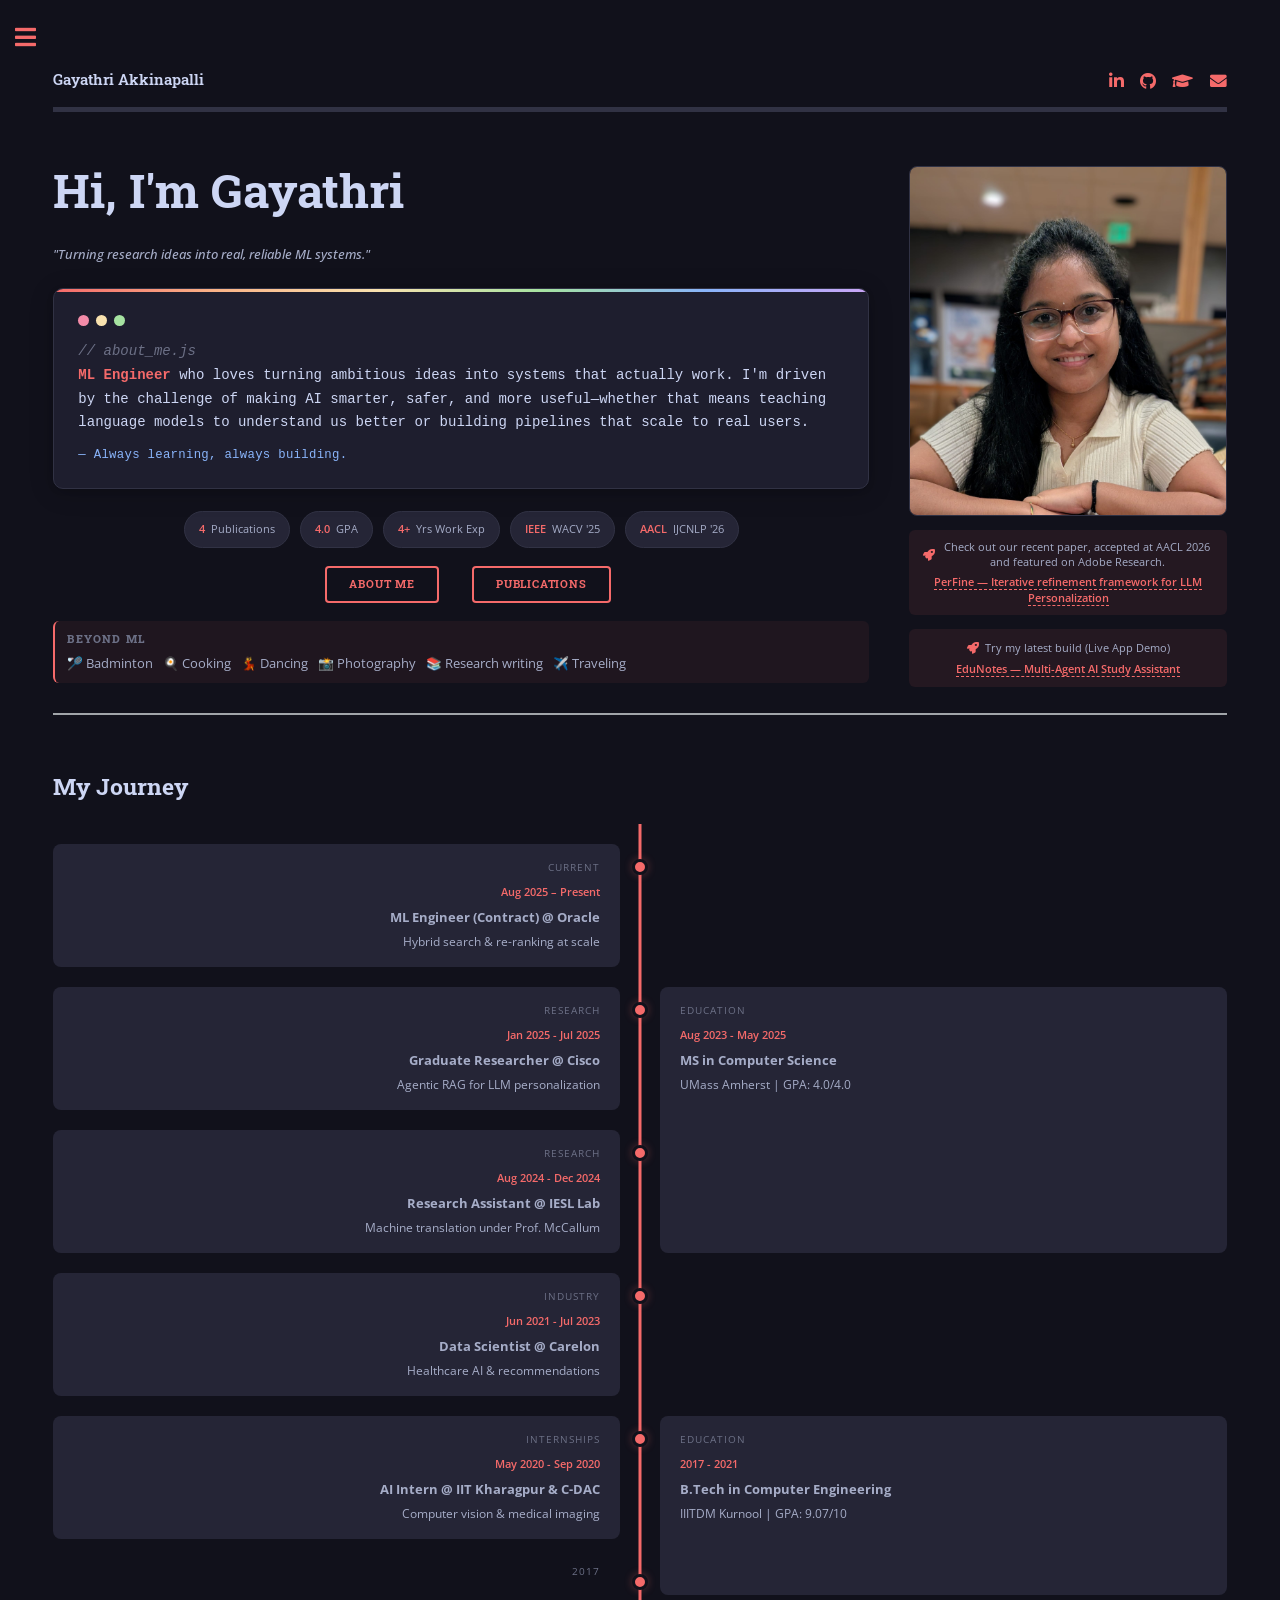
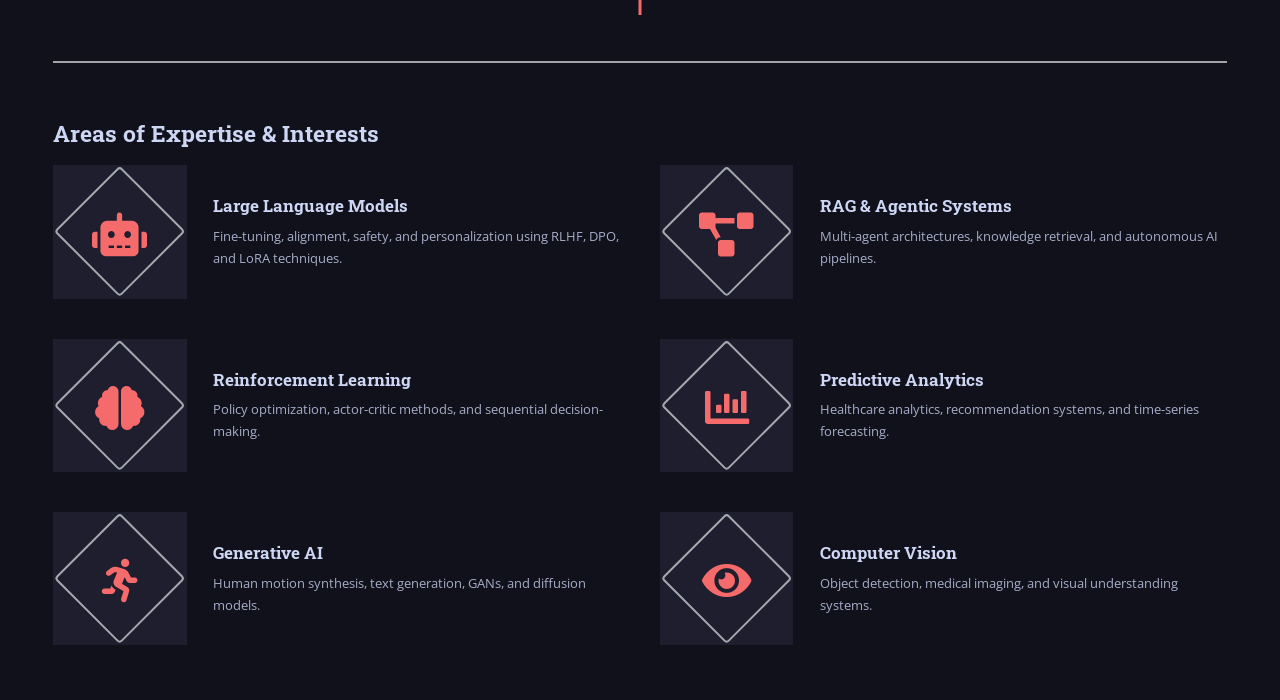
<file: index.html>
<!doctype html>
<!--
	Editorial by HTML5 UP
	html5up.net | @ajlkn
	Free for personal and commercial use under the CCA 3.0 license (html5up.net/license)
-->
<html>
    <head>
        <title>Gayathri Akkinapalli</title>
        <meta charset="utf-8" />
        <meta
            name="viewport"
            content="width=device-width, initial-scale=1, user-scalable=no"
        />
        <link rel="stylesheet" href="assets/css/main.css" />
        <link rel="stylesheet" href="assets/css/dark-theme.css" />
        <style>
            .timeline-centered {
                position: relative;
                padding: 20px 0;
                margin: 20px 0;
            }
            .timeline-centered::before {
                content: "";
                position: absolute;
                left: 50%;
                transform: translateX(-50%);
                top: 0;
                bottom: 0;
                width: 3px;
                background: #f56a6a;
            }
            .timeline-row {
                display: flex;
                justify-content: space-between;
                margin-bottom: 40px;
                position: relative;
            }
            .timeline-row::before {
                content: "";
                position: absolute;
                left: 50%;
                transform: translateX(-50%);
                top: 15px;
                width: 16px;
                height: 16px;
                border-radius: 50%;
                background: #f56a6a;
                border: 3px solid #11111b;
                box-shadow: 0 0 8px rgba(245, 106, 106, 0.3);
                z-index: 1;
            }
            .timeline-left,
            .timeline-right {
                width: 45%;
                padding: 15px 20px;
                background: #252536;
                border-radius: 8px;
            }
            .timeline-left {
                text-align: right;
            }
            .timeline-right {
                text-align: left;
            }
            .timeline-empty {
                width: 45%;
            }
            .timeline-date {
                font-weight: 600;
                color: #f56a6a;
                font-size: 0.85em;
                margin-bottom: 5px;
            }
            .timeline-title {
                font-weight: 700;
                font-size: 1em;
                margin-bottom: 3px;
            }
            .timeline-subtitle {
                color: #a6adc8;
                font-size: 0.9em;
                margin: 0;
            }
            .timeline-label {
                font-size: 0.75em;
                text-transform: uppercase;
                letter-spacing: 1px;
                color: #6c7086;
                margin-bottom: 8px;
            }
            .highlight-box {
                background: #1e1e2e;
                color: #cdd6f4;
                padding: 22px 24px;
                border-radius: 10px;
                margin: 22px 0;
                border-left: none;
                border: 1px solid #313244;
                font-size: 1.05em;
                font-family:
                    "SF Mono", "Fira Code", "Cascadia Code", "Consolas",
                    monospace;
                line-height: 1.7;
                position: relative;
                box-shadow:
                    0 4px 24px rgba(0, 0, 0, 0.18),
                    0 1.5px 6px rgba(0, 0, 0, 0.1);
                overflow: hidden;
            }
            .highlight-box::before {
                content: "";
                position: absolute;
                top: 0;
                left: 0;
                right: 0;
                height: 3px;
                background: linear-gradient(
                    90deg,
                    #f56a6a,
                    #fab387,
                    #f9e2af,
                    #a6e3a1,
                    #89b4fa,
                    #cba6f7
                );
                border-radius: 10px 10px 0 0;
            }
            .highlight-box .window-dots {
                display: flex;
                gap: 7px;
                margin-bottom: 14px;
                padding-top: 4px;
            }
            .highlight-box .window-dots span {
                width: 11px;
                height: 11px;
                border-radius: 50%;
                display: inline-block;
            }
            .highlight-box .window-dots .dot-red {
                background: #f38ba8;
            }
            .highlight-box .window-dots .dot-yellow {
                background: #f9e2af;
            }
            .highlight-box .window-dots .dot-green {
                background: #a6e3a1;
            }
            .highlight-box strong {
                color: #f56a6a;
                font-weight: 700;
            }
            .highlight-box .code-comment {
                color: #6c7086;
                font-style: italic;
            }
            .highlight-box .code-signature {
                display: block;
                margin-top: 10px;
                color: #89b4fa;
                font-size: 0.88em;
                letter-spacing: 0.3px;
            }
            .stats-row {
                display: flex;
                justify-content: center;
                gap: 10px;
                margin: 18px 0;
                flex-wrap: wrap;
            }
            .stat-chip {
                background: #252536;
                padding: 8px 14px;
                border-radius: 20px;
                font-size: 0.85em;
                border: 1px solid #313244;
                display: inline-flex;
                align-items: center;
                gap: 6px;
                flex: 0 1 auto;
                justify-content: center;
                text-align: center;
            }
            .stat-chip strong {
                color: #f56a6a;
            }
            .focus-section {
                margin: 20px 0;
                padding: 15px;
                background: #1e1e2e;
                border-radius: 8px;
                border: 1px solid #313244;
            }
            .focus-label {
                font-size: 0.8em;
                text-transform: uppercase;
                letter-spacing: 1px;
                color: #6c7086;
                margin-bottom: 10px;
            }
            .focus-tags {
                display: flex;
                flex-wrap: wrap;
                gap: 8px;
            }
            .focus-tag {
                background: #f56a6a15;
                color: #f56a6a;
                padding: 5px 12px;
                border-radius: 15px;
                font-size: 0.85em;
                font-weight: 500;
            }
            .menu-active {
                color: #f56a6a !important;
                font-weight: 600;
            }
            .tagline {
                font-size: 1em;
                color: #f56a6a;
                font-style: italic;
                margin: 0 0 18px 0;
                font-weight: 500;
            }
            .beyond-ml {
                margin-top: 18px;
                padding: 10px 12px;
                background: rgba(245, 106, 106, 0.06);
                border-radius: 6px;
                border-left: 2px solid #f56a6a;
            }
            .beyond-ml h4 {
                font-size: 0.8em;
                text-transform: uppercase;
                letter-spacing: 1.2px;
                color: #6c7086;
                margin: 0 0 8px 0;
                font-weight: 800;
            }
            .interests-grid {
                display: flex;
                flex-wrap: wrap;
                gap: 10px;
            }
            .interests-grid span {
                font-size: 0.95em;
                color: #a6adc8;
                padding: 0;
                line-height: 1.4;
            }
            .featured-project {
                margin-top: 14px;
                padding: 10px 14px;
                background: rgba(245, 106, 106, 0.08);
                border-radius: 6px;
                display: flex;
                flex-direction: column;
                align-items: center;
                gap: 4px;
                width: 100%;
                text-align: center;
            }
            .featured-project .fp-label {
                font-size: 0.8em;
                color: #a6adc8;
                display: flex;
                align-items: center;
                justify-content: center;
                gap: 6px;
                line-height: 1.4;
            }
            .featured-project .fp-label .fp-icon {
                font-size: 1.1em;
                color: #f56a6a;
            }
            .featured-project .fp-link {
                font-size: 0.85em;
                line-height: 1.4;
            }
            .featured-project a {
                color: #f56a6a;
                font-weight: 600;
                text-decoration: none;
                border-bottom: 1px dashed #f56a6a;
            }
            .featured-project a:hover {
                border-bottom-style: solid;
            }
            #banner .image-col {
                width: 28%;
                display: flex;
                flex-direction: column;
                align-items: center;
                justify-content: center;
                margin-left: 3em;
            }
            #banner .image-col .image.object {
                width: 100%;
                display: block;
                margin: 0;
            }
            #banner .image-col .image.object img {
                max-height: 350px;
                object-fit: cover;
                border-radius: 8px;
            }
            #banner .content {
                width: 72%;
            }
            #banner .actions {
                justify-content: center;
                gap: 20px;
                margin: 18px 0;
            }
            #search.alt:before,
            #search.alt::before,
            #search.alt:after,
            #search.alt::after,
            #search.alt form:before,
            #search.alt form::before,
            #search.alt form:after,
            #search.alt form::after,
            #search.alt input:before,
            #search.alt input::before,
            #search.alt input:after,
            #search.alt input::after {
                display: none !important;
                content: none !important;
            }
            #search.alt input,
            #search.alt form {
                background-image: none !important;
            }
            /* Tablet breakpoint */
            @media screen and (max-width: 980px) {
                #banner .image-col {
                    width: 35%;
                }
                #banner .image-col .image.object img {
                    max-height: 300px;
                }
                #banner .content {
                    width: 65%;
                }
            }

            /* Portrait / mobile: stack banner vertically */
            @media screen and (max-width: 736px),
                screen and (orientation: portrait) and (max-width: 980px) {
                #banner .image-col {
                    width: 50%;
                    max-width: 220px;
                    margin: 0 auto 1em auto;
                }
                #banner .image-col .image.object {
                    height: auto;
                    min-height: 0;
                    max-height: none;
                }
                #banner .image-col .image.object img {
                    max-height: 260px;
                }
                #banner .content {
                    width: 100%;
                    text-align: center;
                }
                #banner .content h1 {
                    font-size: 1.8em;
                }
                .tagline {
                    font-size: 0.9em;
                    margin: 0 0 14px 0;
                }
                .highlight-box {
                    padding: 16px 16px;
                    margin: 16px 0;
                    font-size: 0.92em;
                    text-align: left;
                    line-height: 1.6;
                }
                .stats-row {
                    justify-content: center;
                    gap: 8px;
                    margin: 14px 0;
                }
                .stat-chip {
                    flex: 0 1 auto;
                    padding: 6px 12px;
                    font-size: 0.8em;
                }
                #banner .actions {
                    justify-content: center;
                    margin: 14px 0;
                }
                #banner .actions .button.big {
                    padding: 0 1.5em;
                    font-size: 0.85em;
                }
                .beyond-ml {
                    margin-top: 14px;
                    text-align: left;
                }
                .featured-project {
                    margin-top: 8px;
                }
                .featured-project .fp-label {
                    font-size: 0.75em;
                }
                .featured-project .fp-link {
                    font-size: 0.8em;
                }
            }

            /* Small phones */
            @media screen and (max-width: 480px) {
                #banner .image-col {
                    width: 60%;
                    max-width: 180px;
                }
                #banner .image-col .image.object img {
                    max-height: 220px;
                }
                #banner .content h1 {
                    font-size: 1.5em;
                }
                .stats-row {
                    gap: 6px;
                }
                .stat-chip {
                    padding: 5px 10px;
                    font-size: 0.75em;
                }
                .highlight-box {
                    font-size: 0.85em;
                    padding: 14px 14px;
                    line-height: 1.55;
                }
                .interests-grid {
                    gap: 6px;
                }
                .interests-grid span {
                    font-size: 0.85em;
                }
            }

            /* Features: center icons when stacked on small screens */
            @media screen and (max-width: 480px) {
                .features article {
                    align-items: center;
                }
                .features article .content {
                    text-align: center;
                }
            }

            /* Timeline mobile */
            @media screen and (max-width: 736px) {
                .timeline-centered::before {
                    left: 20px;
                }
                .timeline-row {
                    flex-direction: column;
                    margin-bottom: 25px;
                }
                .timeline-row::before {
                    left: 20px;
                }
                .timeline-left,
                .timeline-right {
                    width: calc(100% - 50px);
                    text-align: left;
                    margin-left: 40px;
                    padding: 12px 15px;
                }
                .timeline-right {
                    margin-top: 12px;
                }
                .timeline-empty {
                    display: none;
                }
                .timeline-title {
                    font-size: 0.9em;
                }
                .timeline-subtitle {
                    font-size: 0.82em;
                }
            }

            /* Timeline Grid — education boxes span their actual time coverage */
            .timeline-grid {
                display: grid;
                grid-template-columns: 1fr 40px 1fr;
                row-gap: 20px;
                position: relative;
                padding: 20px 0;
                margin: 20px 0;
            }
            .timeline-grid::before {
                content: "";
                position: absolute;
                left: 50%;
                transform: translateX(-50%);
                top: 0;
                bottom: 0;
                width: 3px;
                background: #f56a6a;
                z-index: 0;
            }
            .tg-dot {
                grid-column: 2;
                display: flex;
                justify-content: center;
                padding-top: 15px;
                position: relative;
                z-index: 1;
            }
            .tg-dot::after {
                content: "";
                width: 16px;
                height: 16px;
                border-radius: 50%;
                background: #f56a6a;
                border: 3px solid #11111b;
                box-shadow: 0 0 8px rgba(245, 106, 106, 0.3);
                flex-shrink: 0;
            }
            .timeline-grid .timeline-left {
                grid-column: 1;
                align-self: start;
                width: 100%; /* override base 45% width */
            }
            .timeline-grid .timeline-right {
                grid-column: 3;
                align-self: stretch;
                width: 100%; /* override base 45% width */
            }
            .tg-year-anchor {
                background: transparent;
                padding: 4px 20px 0;
                min-height: 36px;
            }
            @media screen and (max-width: 736px) {
                .timeline-grid {
                    display: flex;
                    flex-direction: column;
                    gap: 12px;
                    padding-left: 45px;
                    margin: 20px 0;
                }
                .timeline-grid::before {
                    left: 20px;
                    transform: none;
                }
                .tg-dot {
                    display: none;
                }
                .timeline-grid .timeline-left,
                .timeline-grid .timeline-right {
                    width: 100% !important;
                    text-align: left;
                    padding: 12px 15px;
                    margin: 0;
                    position: relative;
                }
                .timeline-grid .timeline-left::before,
                .timeline-grid .timeline-right::before {
                    content: "";
                    position: absolute;
                    left: -30px;
                    top: 15px;
                    width: 12px;
                    height: 12px;
                    border-radius: 50%;
                    background: #f56a6a;
                    border: 2px solid #11111b;
                    box-shadow: 0 0 6px rgba(245, 106, 106, 0.3);
                }
            }
        </style>
    </head>
    <body class="is-preload">
        <!-- Wrapper -->
        <div id="wrapper">
            <!-- Main -->
            <div id="main">
                <div class="inner">
                    <!-- Header -->
                    <header id="header">
                        <a href="index.html" class="logo"
                            ><strong>Gayathri Akkinapalli</strong></a
                        >
                        <ul class="icons">
                            <li>
                                <a
                                    href="https://www.linkedin.com/in/gayathri-akkinapalli/"
                                    target="_blank"
                                    class="icon brands fa-linkedin-in"
                                    ><span class="label">LinkedIn</span></a
                                >
                            </li>
                            <li>
                                <a
                                    href="https://github.com/akkina10gayu"
                                    target="_blank"
                                    class="icon brands fa-github"
                                    ><span class="label">GitHub</span></a
                                >
                            </li>
                            <li>
                                <a
                                    href="https://scholar.google.com/citations?hl=en&user=rKOPEUIAAAAJ"
                                    target="_blank"
                                    class="icon solid fa-graduation-cap"
                                    ><span class="label"
                                        >Google Scholar</span
                                    ></a
                                >
                            </li>
                            <li>
                                <a
                                    href="mailto:gayathri.akkinapalli2000@gmail.com"
                                    target="_blank"
                                    class="icon solid fa-envelope"
                                    ><span class="label">Email</span></a
                                >
                            </li>
                        </ul>
                    </header>

                    <!-- Banner -->
                    <section id="banner">
                        <div class="content">
                            <h1>Hi, I'm Gayathri</h1>
                            <p class="tagline">
                                "Turning research ideas into real, reliable ML
                                systems."
                            </p>
                            <div class="highlight-box">
                                <div class="window-dots">
                                    <span class="dot-red"></span
                                    ><span class="dot-yellow"></span
                                    ><span class="dot-green"></span>
                                </div>
                                <span class="code-comment">// about_me.js</span
                                ><br />
                                <strong>ML Engineer</strong> who loves turning
                                ambitious ideas into systems that actually work.
                                I'm driven by the challenge of making AI
                                smarter, safer, and more useful—whether that
                                means teaching language models to understand us
                                better or building pipelines that scale to real
                                users.
                                <span class="code-signature"
                                    >— Always learning, always building.</span
                                >
                            </div>

                            <!-- Compact Stats -->
                            <div class="stats-row">
                                <span class="stat-chip"
                                    ><strong>4</strong> Publications</span
                                >
                                <span class="stat-chip"
                                    ><strong>4.0</strong> GPA</span
                                >
                                <span class="stat-chip"
                                    ><strong>4+</strong> Yrs Work Exp</span
                                >
                                <span class="stat-chip"
                                    ><strong>IEEE</strong> WACV '25</span
                                >
                                <span class="stat-chip"
                                    ><strong>AACL</strong> IJCNLP '26</span
                                >
                            </div>

                            <ul class="actions">
                                <li>
                                    <a href="about.html" class="button big"
                                        >About Me</a
                                    >
                                </li>
                                <li>
                                    <a
                                        href="https://scholar.google.com/citations?hl=en&user=rKOPEUIAAAAJ"
                                        target="_blank"
                                        class="button big"
                                        >Publications</a
                                    >
                                </li>
                            </ul>

                            <!-- Beyond ML -->
                            <div class="beyond-ml">
                                <h4>Beyond ML</h4>
                                <div class="interests-grid">
                                    <span>🏸 Badminton</span>
                                    <span>🍳 Cooking</span>
                                    <span>💃 Dancing</span>
                                    <span>📸 Photography</span>
                                    <span>📚 Research writing</span>
                                    <span>✈️ Traveling</span>
                                </div>
                            </div>
                        </div>
                        <div class="image-col">
                            <span class="image object">
                                <img
                                    src="images/profile image 1.jpeg"
                                    alt="Gayathri Akkinapalli"
                                />
                            </span>
                            <div class="featured-project">
                                <span class="fp-label"
                                    ><span
                                        class="fp-icon icon solid fa-rocket"
                                    ></span>
                                    Check out our recent paper, accepted at AACL
                                    2026 and featured on Adobe Research.</span
                                >
                                <span class="fp-link"
                                    ><a
                                        href="https://research.adobe.com/publication/iterative-critique-refine-framework-for-enhancing-llm-personalization/"
                                        target="_blank"
                                        >PerFine — Iterative refinement
                                        framework for LLM Personalization</a
                                    ></span
                                >
                            </div>
                            <div class="featured-project">
                                <span class="fp-label"
                                    ><span
                                        class="fp-icon icon solid fa-rocket"
                                    ></span>
                                    Try my latest build (Live App Demo)</span
                                >
                                <span class="fp-link"
                                    ><a
                                        href="https://edunotes-ui.onrender.com/"
                                        target="_blank"
                                        >EduNotes — Multi-Agent AI Study
                                        Assistant</a
                                    ></span
                                >
                            </div>
                        </div>
                    </section>

                    <!-- Timeline Section -->
                    <section>
                        <h2>My Journey</h2>

                        <div class="timeline-grid">
                            <!-- Row 1: Oracle ML Engineer (left) | dot | nothing (right) -->
                            <div class="timeline-left" style="grid-row: 1">
                                <div class="timeline-label">Current</div>
                                <div class="timeline-date">
                                    Aug 2025 – Present
                                </div>
                                <div class="timeline-title">
                                    ML Engineer (Contract) @ Oracle
                                </div>
                                <p class="timeline-subtitle">
                                    Hybrid search & re-ranking at scale
                                </p>
                            </div>
                            <div class="tg-dot" style="grid-row: 1"></div>

                            <!-- Row 2: Cisco (left) | dot | MS starts here, spans rows 2–3 -->
                            <div class="timeline-left" style="grid-row: 2">
                                <div class="timeline-label">Research</div>
                                <div class="timeline-date">
                                    Jan 2025 - Jul 2025
                                </div>
                                <div class="timeline-title">
                                    Graduate Researcher @ Cisco
                                </div>
                                <p class="timeline-subtitle">
                                    Agentic RAG for LLM personalization
                                </p>
                            </div>
                            <div class="tg-dot" style="grid-row: 2"></div>
                            <!-- MS spans rows 2–3: covers Cisco + IESL work periods -->
                            <div class="timeline-right" style="grid-row: 2 / 4">
                                <div class="timeline-label">Education</div>
                                <div class="timeline-date">
                                    Aug 2023 - May 2025
                                </div>
                                <div class="timeline-title">
                                    MS in Computer Science
                                </div>
                                <p class="timeline-subtitle">
                                    UMass Amherst | GPA: 4.0/4.0
                                </p>
                            </div>

                            <!-- Row 3: IESL (left) | dot | MS still spans (right covered above) -->
                            <div class="timeline-left" style="grid-row: 3">
                                <div class="timeline-label">Research</div>
                                <div class="timeline-date">
                                    Aug 2024 - Dec 2024
                                </div>
                                <div class="timeline-title">
                                    Research Assistant @ IESL Lab
                                </div>
                                <p class="timeline-subtitle">
                                    Machine translation under Prof. McCallum
                                </p>
                            </div>
                            <div class="tg-dot" style="grid-row: 3"></div>

                            <!-- Row 4: Carelon (left) | dot | B.Tech starts here, spans rows 4–5 -->
                            <div class="timeline-left" style="grid-row: 4">
                                <div class="timeline-label">Industry</div>
                                <div class="timeline-date">
                                    Jun 2021 - Jul 2023
                                </div>
                                <div class="timeline-title">
                                    Data Scientist @ Carelon
                                </div>
                                <p class="timeline-subtitle">
                                    Healthcare AI & recommendations
                                </p>
                            </div>
                            <div class="tg-dot" style="grid-row: 4"></div>
                            <!-- Row 4 right: empty — no degree during Carelon (2021–2023), gap between B.Tech & MS -->

                            <!-- Row 5: Internships (left) | dot | B.Tech (right, single row — degree was concurrent with internships) -->
                            <div class="timeline-left" style="grid-row: 5">
                                <div class="timeline-label">Internships</div>
                                <div class="timeline-date">
                                    May 2020 - Sep 2020
                                </div>
                                <div class="timeline-title">
                                    AI Intern @ IIT Kharagpur & C-DAC
                                </div>
                                <p class="timeline-subtitle">
                                    Computer vision & medical imaging
                                </p>
                            </div>
                            <div class="tg-dot" style="grid-row: 5"></div>
                            <!-- B.Tech spans rows 5–6 to cover full 2017–2021 degree period -->

                            <div class="timeline-right" style="grid-row: 5 / 7">
                                <div class="timeline-label">Education</div>
                                <div class="timeline-date">2017 - 2021</div>
                                <div class="timeline-title">
                                    B.Tech in Computer Engineering
                                </div>
                                <p class="timeline-subtitle">
                                    IIITDM Kurnool | GPA: 9.07/10
                                </p>
                            </div>

                            <!-- Row 6: 2017 start anchor — grounds the timeline at B.Tech start year -->
                            <div
                                class="timeline-left tg-year-anchor"
                                style="grid-row: 6"
                            >
                                <div class="timeline-label">2017</div>
                            </div>
                            <div class="tg-dot" style="grid-row: 6"></div>
                        </div>
                    </section>

                    <!-- Areas of Expertise & Interests -->
                    <section>
                        <h2>Areas of Expertise & Interests</h2>
                        <div class="features">
                            <article>
                                <span class="icon solid fa-robot"></span>
                                <div class="content">
                                    <h3>Large Language Models</h3>
                                    <p>
                                        Fine-tuning, alignment, safety, and
                                        personalization using RLHF, DPO, and
                                        LoRA techniques.
                                    </p>
                                </div>
                            </article>
                            <article>
                                <span
                                    class="icon solid fa-project-diagram"
                                ></span>
                                <div class="content">
                                    <h3>RAG & Agentic Systems</h3>
                                    <p>
                                        Multi-agent architectures, knowledge
                                        retrieval, and autonomous AI pipelines.
                                    </p>
                                </div>
                            </article>
                            <article>
                                <span class="icon solid fa-brain"></span>
                                <div class="content">
                                    <h3>Reinforcement Learning</h3>
                                    <p>
                                        Policy optimization, actor-critic
                                        methods, and sequential decision-making.
                                    </p>
                                </div>
                            </article>
                            <article>
                                <span class="icon solid fa-chart-bar"></span>
                                <div class="content">
                                    <h3>Predictive Analytics</h3>
                                    <p>
                                        Healthcare analytics, recommendation
                                        systems, and time-series forecasting.
                                    </p>
                                </div>
                            </article>
                            <article>
                                <span class="icon solid fa-running"></span>
                                <div class="content">
                                    <h3>Generative AI</h3>
                                    <p>
                                        Human motion synthesis, text generation,
                                        GANs, and diffusion models.
                                    </p>
                                </div>
                            </article>
                            <article>
                                <span class="icon solid fa-eye"></span>
                                <div class="content">
                                    <h3>Computer Vision</h3>
                                    <p>
                                        Object detection, medical imaging, and
                                        visual understanding systems.
                                    </p>
                                </div>
                            </article>
                        </div>
                    </section>
                </div>
            </div>

            <!-- Sidebar -->
            <div id="sidebar">
                <div class="inner">
                    <!-- Search -->
                    <section id="search" class="alt" style="position: relative">
                        <form
                            method="post"
                            action="#"
                            onsubmit="
                                searchPage();
                                return false;
                            "
                            style="position: relative"
                        >
                            <input
                                type="text"
                                name="query"
                                id="query"
                                placeholder="Search"
                                style="padding-right: 2.5em"
                            />
                            <button
                                type="submit"
                                style="
                                    position: absolute;
                                    right: 0.5em;
                                    top: 50%;
                                    transform: translateY(-50%);
                                    background: none;
                                    border: none;
                                    cursor: pointer;
                                    color: #6c7086;
                                    padding: 0;
                                    width: 2.1em;
                                    height: 2.1em;
                                    display: flex;
                                    align-items: center;
                                    justify-content: center;
                                    outline: none;
                                "
                            >
                                <i
                                    class="icon solid fa-search"
                                    style="font-size: 1.3em"
                                ></i>
                            </button>
                        </form>
                    </section>

                    <!-- Menu -->
                    <nav id="menu">
                        <header class="major">
                            <h2>Menu</h2>
                        </header>
                        <ul>
                            <li>
                                <a href="index.html" class="menu-active"
                                    >Home</a
                                >
                            </li>
                            <li><a href="about.html">About Me</a></li>
                            <li><a href="work.html">Experience</a></li>
                            <li>
                                <a href="publications.html">Publications</a>
                            </li>
                            <li><a href="project.html">Projects</a></li>
                            <li>
                                <a href="others.html">Education & Awards</a>
                            </li>
                            <li>
                                <a
                                    href="images/Gayathri_Akkinapalli_resume.pdf"
                                    target="_blank"
                                    class="cv-link"
                                    >CV</a
                                >
                            </li>
                        </ul>
                    </nav>

                    <!-- Footer -->
                    <footer id="footer">
                        <p class="copyright">
                            &copy; 2025 Gayathri Akkinapalli. All rights
                            reserved. Design:
                            <a href="https://html5up.net" target="_blank"
                                >HTML5 UP</a
                            >.
                        </p>
                    </footer>
                </div>
            </div>
        </div>

        <!-- Scripts -->
        <script src="assets/js/jquery.min.js"></script>
        <script src="assets/js/browser.min.js"></script>
        <script src="assets/js/breakpoints.min.js"></script>
        <script src="assets/js/util.js"></script>
        <script src="assets/js/main.js"></script>

        <!-- Search Functionality -->
        <script>
            function searchPage() {
                // Remove previous highlights
                removeHighlights();

                var searchText = document.getElementById("query").value.trim();
                if (searchText === "") return;

                // Highlight matches
                highlightText(searchText);
            }

            function removeHighlights() {
                var highlights = document.querySelectorAll(".search-highlight");
                highlights.forEach(function (highlight) {
                    var parent = highlight.parentNode;
                    parent.replaceChild(
                        document.createTextNode(highlight.textContent),
                        highlight,
                    );
                    parent.normalize();
                });
            }

            function highlightText(searchText) {
                var mainContent = document.getElementById("main");
                if (!mainContent) return;

                var regex = new RegExp(
                    "(" + escapeRegex(searchText) + ")",
                    "gi",
                );
                highlightInElement(mainContent, regex);

                // Scroll to first match
                var firstHighlight =
                    document.querySelector(".search-highlight");
                if (firstHighlight) {
                    firstHighlight.scrollIntoView({
                        behavior: "smooth",
                        block: "center",
                    });
                }
            }

            function highlightInElement(element, regex) {
                var childNodes = element.childNodes;
                for (var i = 0; i < childNodes.length; i++) {
                    var node = childNodes[i];

                    if (node.nodeType === 3) {
                        // Text node
                        var text = node.nodeValue;
                        if (regex.test(text)) {
                            var span = document.createElement("span");
                            span.innerHTML = text.replace(
                                regex,
                                '<span class="search-highlight" style="background-color: #f56a6a; color: white; padding: 2px 4px; border-radius: 3px;">$1</span>',
                            );
                            element.replaceChild(span, node);
                        }
                    } else if (
                        node.nodeType === 1 &&
                        node.nodeName !== "SCRIPT" &&
                        node.nodeName !== "STYLE"
                    ) {
                        highlightInElement(node, regex);
                    }
                }
            }

            function escapeRegex(string) {
                return string.replace(/[.*+?^${}()|[\]\\]/g, "\\$&");
            }

            // Clear highlights when input is cleared
            document
                .getElementById("query")
                .addEventListener("input", function () {
                    if (this.value === "") {
                        removeHighlights();
                    }
                });
        </script>
    </body>
</html>
</file>
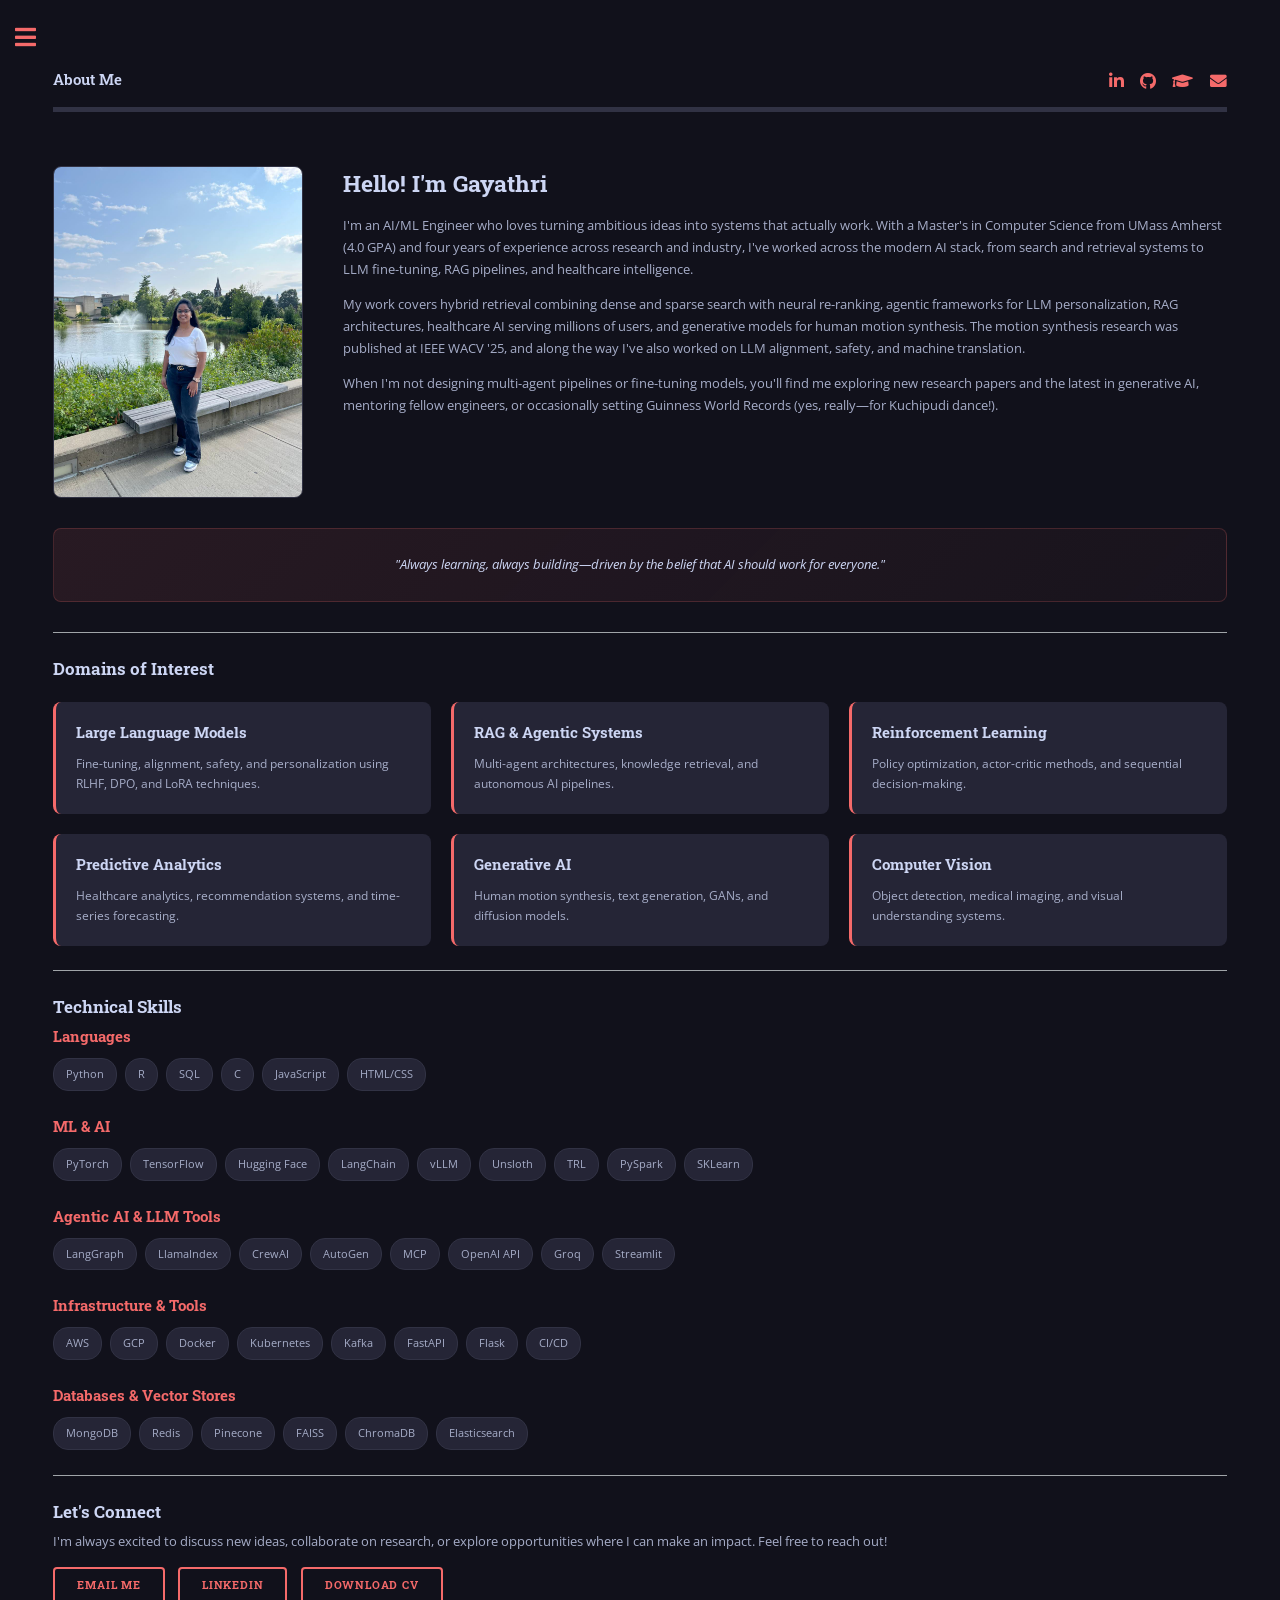
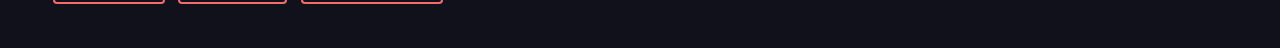
<file: about.html>
<!DOCTYPE HTML>
<!--
	Editorial by HTML5 UP
	html5up.net | @ajlkn
	Free for personal and commercial use under the CCA 3.0 license (html5up.net/license)
-->
<html>
	<head>
		<title>About Me - Gayathri Akkinapalli</title>
		<meta charset="utf-8" />
		<meta name="viewport" content="width=device-width, initial-scale=1, user-scalable=no" />
		<link rel="stylesheet" href="assets/css/main.css" />
		<link rel="stylesheet" href="assets/css/dark-theme.css" />
		<style>
			.about-intro {
				display: flex;
				gap: 40px;
				align-items: flex-start;
				margin-bottom: 30px;
			}
			.about-intro .image {
				flex: 0 0 250px;
			}
			.about-intro .image img {
				border-radius: 8px;
				width: 100%;
			}
			.about-text {
				flex: 1;
			}
			.skill-category {
				margin-bottom: 25px;
			}
			.skill-category h4 {
				margin-bottom: 10px;
				color: #f56a6a;
			}
			.skill-tags {
				display: flex;
				flex-wrap: wrap;
				gap: 8px;
			}
			.skill-tag {
				background: #252536;
				padding: 6px 12px;
				border-radius: 15px;
				font-size: 0.85em;
				border: 1px solid #313244;
				color: #a6adc8;
			}
			.interest-grid {
				display: grid;
				grid-template-columns: repeat(auto-fit, minmax(280px, 1fr));
				gap: 20px;
				margin: 20px 0;
			}
			.interest-card {
				background: #252536;
				padding: 20px;
				border-radius: 8px;
				border-left: 3px solid #f56a6a;
			}
			.interest-card h4 {
				margin-bottom: 10px;
				color: #cdd6f4;
			}
			.interest-card p {
				margin: 0;
				font-size: 0.9em;
				color: #a6adc8;
			}
			.quote-box {
				background: linear-gradient(135deg, rgba(245, 106, 106, 0.1), rgba(245, 106, 106, 0.03));
				padding: 25px;
				border-radius: 8px;
				margin: 30px 0;
				font-style: italic;
				text-align: center;
				border: 1px solid rgba(245, 106, 106, 0.2);
				color: #cdd6f4;
			}
			@media screen and (max-width: 736px) {
				.about-intro {
					flex-direction: column;
					gap: 20px;
				}
				.about-intro .image {
					flex: none;
					width: 180px;
					margin: 0 auto;
				}
				.about-text {
					text-align: center;
				}
				.about-text p {
					text-align: left;
				}
				.quote-box {
					padding: 18px;
					font-size: 0.9em;
				}
				.interest-grid {
					grid-template-columns: 1fr;
					gap: 12px;
				}
				.interest-card {
					padding: 15px;
				}
				.skill-tags {
					gap: 6px;
				}
				.skill-tag {
					font-size: 0.8em;
					padding: 5px 10px;
				}
			}
			@media screen and (max-width: 480px) {
				.about-intro .image {
					width: 150px;
				}
				.interest-card h4 {
					font-size: 0.95em;
				}
				.interest-card p {
					font-size: 0.82em;
				}
			}
			.menu-active {
				color: #f56a6a !important;
				font-weight: 600;
			}
			#search.alt:before,
			#search.alt::before,
			#search.alt:after,
			#search.alt::after,
			#search.alt form:before,
			#search.alt form::before,
			#search.alt form:after,
			#search.alt form::after,
			#search.alt input:before,
			#search.alt input::before,
			#search.alt input:after,
			#search.alt input::after {
				display: none !important;
				content: none !important;
			}
			#search.alt input,
			#search.alt form {
				background-image: none !important;
			}
		</style>
	</head>
	<body class="is-preload">

		<!-- Wrapper -->
			<div id="wrapper">

				<!-- Main -->
					<div id="main">
						<div class="inner">

							<!-- Header -->
								<header id="header">
									<a href="index.html" class="logo"><strong>About Me</strong></a>
									<ul class="icons">
										<li><a href="https://www.linkedin.com/in/gayathri-akkinapalli/" target="_blank" class="icon brands fa-linkedin-in"><span class="label">LinkedIn</span></a></li>
										<li><a href="https://github.com/akkina10gayu" target="_blank" class="icon brands fa-github"><span class="label">GitHub</span></a></li>
										<li><a href="https://scholar.google.com/citations?hl=en&user=rKOPEUIAAAAJ" target="_blank" class="icon solid fa-graduation-cap"><span class="label">Google Scholar</span></a></li>
										<li><a href="mailto:gayathri.akkinapalli2000@gmail.com" target="_blank" class="icon solid fa-envelope"><span class="label">Email</span></a></li>
									</ul>
								</header>

							<!-- Content -->
								<section>
									<div class="about-intro">
										<div class="image">
											<img src="images/profile image 2.jpeg" alt="Gayathri Akkinapalli" />
										</div>
										<div class="about-text">
											<h2>Hello! I'm Gayathri</h2>
											<p>I'm an AI/ML Engineer who loves turning ambitious ideas into systems that actually work. With a Master's in Computer Science from UMass Amherst (4.0 GPA) and four years of experience across research and industry, I've worked across the modern AI stack, from search and retrieval systems to LLM fine-tuning, RAG pipelines, and healthcare intelligence.</p>
											<p>My work covers hybrid retrieval combining dense and sparse search with neural re-ranking, agentic frameworks for LLM personalization, RAG architectures, healthcare AI serving millions of users, and generative models for human motion synthesis. The motion synthesis research was published at IEEE WACV '25, and along the way I've also worked on LLM alignment, safety, and machine translation.</p>
											<p>When I'm not designing multi-agent pipelines or fine-tuning models, you'll find me exploring new research papers and the latest in generative AI, mentoring fellow engineers, or occasionally setting Guinness World Records (yes, really—for Kuchipudi dance!).</p>
										</div>
									</div>

									<div class="quote-box">
										"Always learning, always building—driven by the belief that AI should work for everyone."
									</div>

									<hr class="major" />

									<h3>Domains of Interest</h3>
									<div class="interest-grid">
										<div class="interest-card">
											<h4>Large Language Models</h4>
											<p>Fine-tuning, alignment, safety, and personalization using RLHF, DPO, and LoRA techniques.</p>
										</div>
										<div class="interest-card">
											<h4>RAG & Agentic Systems</h4>
											<p>Multi-agent architectures, knowledge retrieval, and autonomous AI pipelines.</p>
										</div>
										<div class="interest-card">
											<h4>Reinforcement Learning</h4>
											<p>Policy optimization, actor-critic methods, and sequential decision-making.</p>
										</div>
										<div class="interest-card">
											<h4>Predictive Analytics</h4>
											<p>Healthcare analytics, recommendation systems, and time-series forecasting.</p>
										</div>
										<div class="interest-card">
											<h4>Generative AI</h4>
											<p>Human motion synthesis, text generation, GANs, and diffusion models.</p>
										</div>
										<div class="interest-card">
											<h4>Computer Vision</h4>
											<p>Object detection, medical imaging, and visual understanding systems.</p>
										</div>
									</div>

									<hr class="major" />

									<h3>Technical Skills</h3>

									<div class="skill-category">
										<h4>Languages</h4>
										<div class="skill-tags">
											<span class="skill-tag">Python</span>
											<span class="skill-tag">R</span>
											<span class="skill-tag">SQL</span>
											<span class="skill-tag">C</span>
											<span class="skill-tag">JavaScript</span>
											<span class="skill-tag">HTML/CSS</span>
										</div>
									</div>

									<div class="skill-category">
										<h4>ML & AI</h4>
										<div class="skill-tags">
											<span class="skill-tag">PyTorch</span>
											<span class="skill-tag">TensorFlow</span>
											<span class="skill-tag">Hugging Face</span>
											<span class="skill-tag">LangChain</span>
											<span class="skill-tag">vLLM</span>
											<span class="skill-tag">Unsloth</span>
											<span class="skill-tag">TRL</span>
											<span class="skill-tag">PySpark</span>
											<span class="skill-tag">SKLearn</span>
										</div>
									</div>

									<div class="skill-category">
										<h4>Agentic AI & LLM Tools</h4>
										<div class="skill-tags">
											<span class="skill-tag">LangGraph</span>
											<span class="skill-tag">LlamaIndex</span>
											<span class="skill-tag">CrewAI</span>
											<span class="skill-tag">AutoGen</span>
											<span class="skill-tag">MCP</span>
											<span class="skill-tag">OpenAI API</span>
											<span class="skill-tag">Groq</span>
											<span class="skill-tag">Streamlit</span>
										</div>
									</div>

									<div class="skill-category">
										<h4>Infrastructure & Tools</h4>
										<div class="skill-tags">
											<span class="skill-tag">AWS</span>
											<span class="skill-tag">GCP</span>
											<span class="skill-tag">Docker</span>
											<span class="skill-tag">Kubernetes</span>
											<span class="skill-tag">Kafka</span>
											<span class="skill-tag">FastAPI</span>
											<span class="skill-tag">Flask</span>
											<span class="skill-tag">CI/CD</span>
										</div>
									</div>

									<div class="skill-category">
										<h4>Databases & Vector Stores</h4>
										<div class="skill-tags">
											<span class="skill-tag">MongoDB</span>
											<span class="skill-tag">Redis</span>
											<span class="skill-tag">Pinecone</span>
											<span class="skill-tag">FAISS</span>
											<span class="skill-tag">ChromaDB</span>
											<span class="skill-tag">Elasticsearch</span>
										</div>
									</div>

									<hr class="major" />

									<h3>Let's Connect</h3>
									<p>I'm always excited to discuss new ideas, collaborate on research, or explore opportunities where I can make an impact. Feel free to reach out!</p>
									<ul class="actions">
										<li><a href="mailto:gayathri.akkinapalli2000@gmail.com" target="_blank" class="button">Email Me</a></li>
										<li><a href="https://www.linkedin.com/in/gayathri-akkinapalli/" target="_blank" class="button">LinkedIn</a></li>
										<li><a href="images/Gayathri_Akkinapalli_resume.pdf" target="_blank" class="button cv-link">Download CV</a></li>
									</ul>

								</section>

						</div>
					</div>

				<!-- Sidebar -->
					<div id="sidebar">
						<div class="inner">

							<!-- Search -->
								<section id="search" class="alt" style="position: relative;">
									<form method="post" action="#" onsubmit="searchPage(); return false;" style="position: relative;">
										<input type="text" name="query" id="query" placeholder="Search" style="padding-right: 2.5em;" />
										<button type="submit" style="position: absolute; right: 0.5em; top: 50%; transform: translateY(-50%); background: none; border: none; cursor: pointer; color: #6c7086; padding: 0; width: 2.1em; height: 2.1em; display: flex; align-items: center; justify-content: center; outline: none;">
											<i class="icon solid fa-search" style="font-size: 1.3em;"></i>
										</button>
									</form>
								</section>

							<!-- Menu -->
								<nav id="menu">
									<header class="major">
										<h2>Menu</h2>
									</header>
									<ul>
										<li><a href="index.html">Home</a></li>
										<li><a href="about.html" class="menu-active">About Me</a></li>
										<li><a href="work.html">Experience</a></li>
										<li><a href="publications.html">Publications</a></li>
										<li><a href="project.html">Projects</a></li>
										<li><a href="others.html">Education & Awards</a></li>
										<li><a href="images/Gayathri_Akkinapalli_resume.pdf" target="_blank" class="cv-link">CV</a></li>
									</ul>
								</nav>

							<!-- Footer -->
								<footer id="footer">
									<p class="copyright">&copy; 2025 Gayathri Akkinapalli. All rights reserved. Design: <a href="https://html5up.net" target="_blank">HTML5 UP</a>.</p>
								</footer>

						</div>
					</div>

			</div>

		<!-- Scripts -->
			<script src="assets/js/jquery.min.js"></script>
			<script src="assets/js/browser.min.js"></script>
			<script src="assets/js/breakpoints.min.js"></script>
			<script src="assets/js/util.js"></script>
			<script src="assets/js/main.js"></script>

		<!-- Search Functionality -->
		<script>
			function searchPage() {
				removeHighlights();
				var searchText = document.getElementById('query').value.trim();
				if (searchText === '') return;
				highlightText(searchText);
			}

			function removeHighlights() {
				var highlights = document.querySelectorAll('.search-highlight');
				highlights.forEach(function(highlight) {
					var parent = highlight.parentNode;
					parent.replaceChild(document.createTextNode(highlight.textContent), highlight);
					parent.normalize();
				});
			}

			function highlightText(searchText) {
				var mainContent = document.getElementById('main');
				if (!mainContent) return;
				var regex = new RegExp('(' + escapeRegex(searchText) + ')', 'gi');
				highlightInElement(mainContent, regex);
				var firstHighlight = document.querySelector('.search-highlight');
				if (firstHighlight) {
					firstHighlight.scrollIntoView({ behavior: 'smooth', block: 'center' });
				}
			}

			function highlightInElement(element, regex) {
				var childNodes = element.childNodes;
				for (var i = 0; i < childNodes.length; i++) {
					var node = childNodes[i];
					if (node.nodeType === 3) {
						var text = node.nodeValue;
						if (regex.test(text)) {
							var span = document.createElement('span');
							span.innerHTML = text.replace(regex, '<span class="search-highlight" style="background-color: #f56a6a; color: white; padding: 2px 4px; border-radius: 3px;">$1</span>');
							element.replaceChild(span, node);
						}
					} else if (node.nodeType === 1 && node.nodeName !== 'SCRIPT' && node.nodeName !== 'STYLE') {
						highlightInElement(node, regex);
					}
				}
			}

			function escapeRegex(string) {
				return string.replace(/[.*+?^${}()|[\]\\]/g, '\\$&');
			}

			document.getElementById('query').addEventListener('input', function() {
				if (this.value === '') {
					removeHighlights();
				}
			});
		</script>

	</body>
</html>
</file>
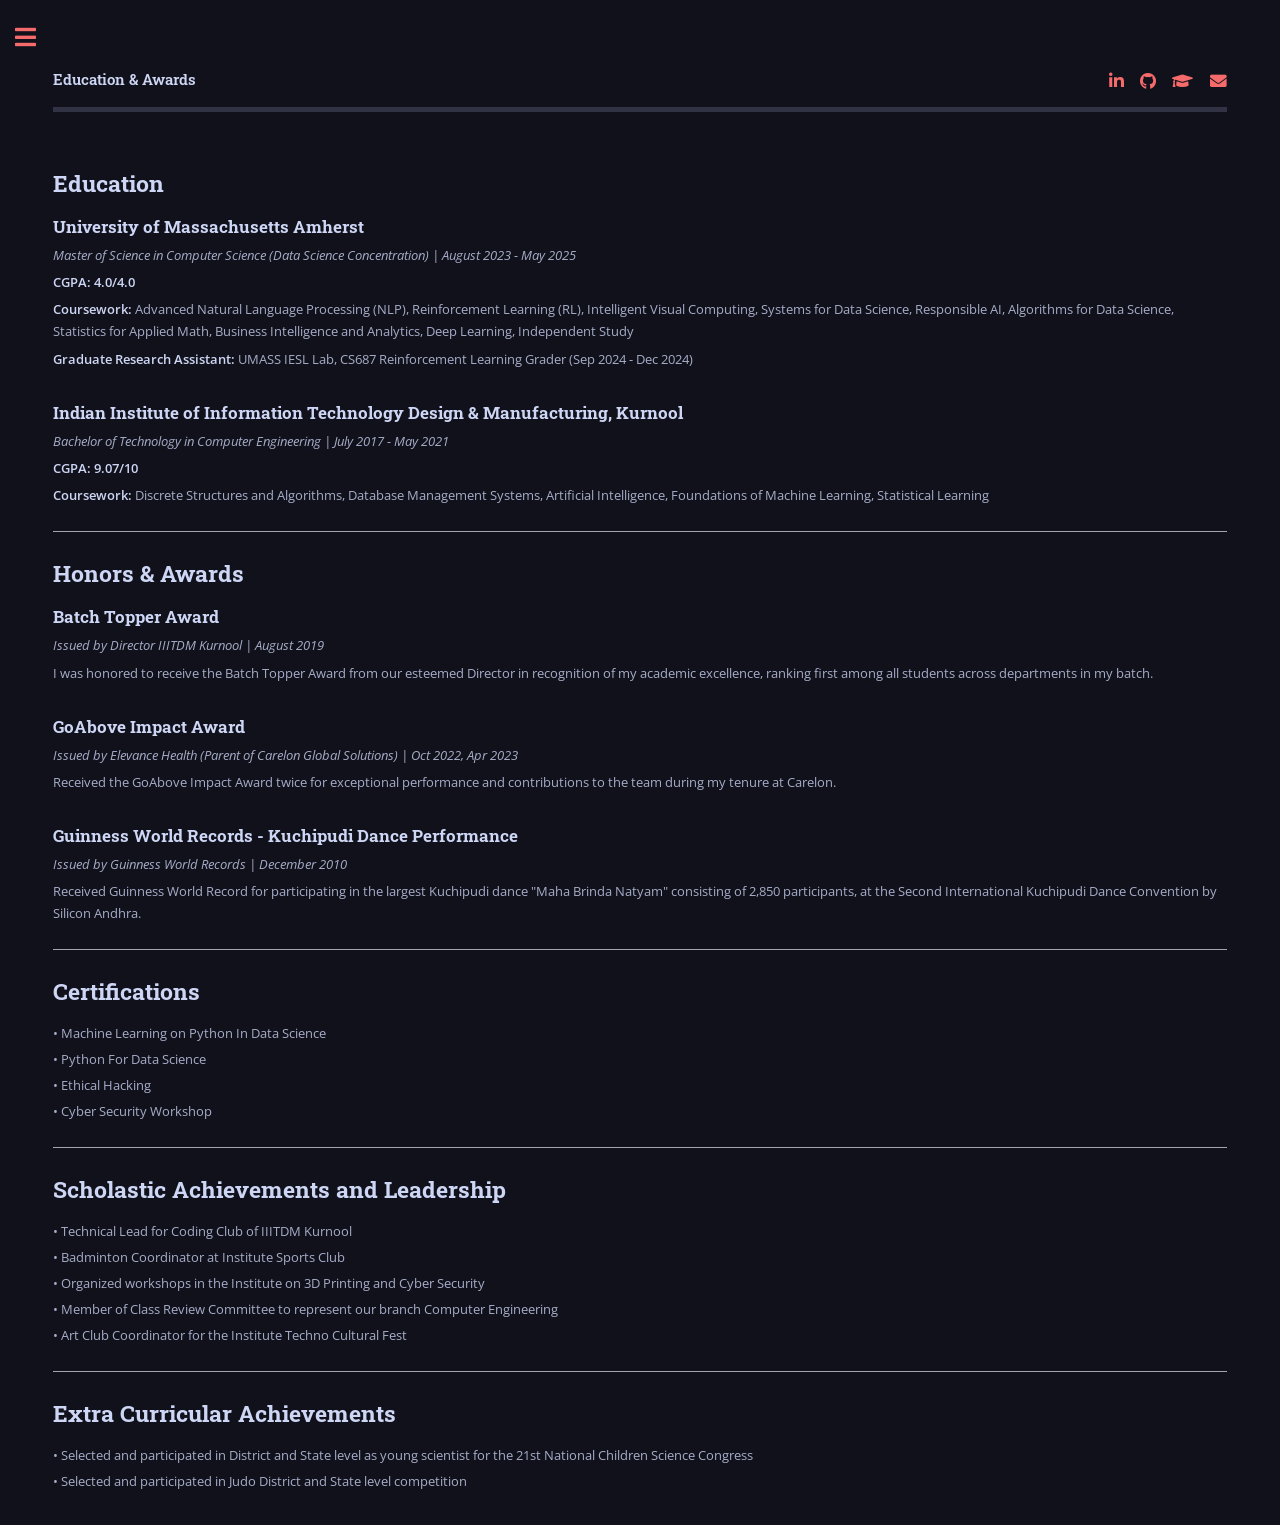
<file: others.html>
<!doctype html>
<!--
	Editorial by HTML5 UP
	html5up.net | @ajlkn
	Free for personal and commercial use under the CCA 3.0 license (html5up.net/license)
-->
<html>
    <head>
        <title>Gayathri Akkinapalli</title>
        <meta charset="utf-8" />
        <meta
            name="viewport"
            content="width=device-width, initial-scale=1, user-scalable=no"
        />
        <link rel="stylesheet" href="assets/css/main.css" />
        <link rel="stylesheet" href="assets/css/dark-theme.css" />
        <style>
            .menu-active {
                color: #f56a6a !important;
                font-weight: 600;
            }
            .compact-bullets p {
                margin-bottom: 0.3em;
                margin-top: 0.3em;
            }
            /* Tighter spacing for Education & Honors sections */
            section h3 {
                margin-bottom: 0.3em;
                margin-top: 1.8em;
            }
            section h2 + h3 {
                margin-top: 0.5em;
            }
            section h3 + p {
                margin-bottom: 0.4em;
            }
            section h3 + p + p {
                margin-bottom: 0.4em;
            }
            section h3 + p + p + p {
                margin-bottom: 0.4em;
            }
            section h3 + p + p + p + p {
                margin-bottom: 1em;
            }
            #search.alt:before,
            #search.alt::before,
            #search.alt:after,
            #search.alt::after,
            #search.alt form:before,
            #search.alt form::before,
            #search.alt form:after,
            #search.alt form::after,
            #search.alt input:before,
            #search.alt input::before,
            #search.alt input:after,
            #search.alt input::after {
                display: none !important;
                content: none !important;
            }
            #search.alt input,
            #search.alt form {
                background-image: none !important;
            }
            @media screen and (max-width: 736px) {
                section h2 {
                    font-size: 1.3em;
                }
                section h3 {
                    font-size: 1.05em;
                }
                section p {
                    font-size: 0.9em;
                    line-height: 1.6;
                }
                .compact-bullets p {
                    font-size: 0.9em;
                }
            }
            @media screen and (max-width: 480px) {
                section p {
                    font-size: 0.85em;
                }
                .compact-bullets p {
                    font-size: 0.85em;
                }
            }
        </style>
    </head>
    <body class="is-preload">
        <!-- Wrapper -->
        <div id="wrapper">
            <!-- Main -->
            <div id="main">
                <div class="inner">
                    <!-- Header -->
                    <header id="header">
                        <a href="index.html" class="logo"
                            ><strong>Education & Awards</strong></a
                        >
                        <ul class="icons">
                            <li>
                                <a
                                    href="https://www.linkedin.com/in/gayathri-akkinapalli/"
                                    target="_blank"
                                    class="icon brands fa-linkedin-in"
                                    ><span class="label">LinkedIn</span></a
                                >
                            </li>
                            <li>
                                <a
                                    href="https://github.com/akkina10gayu"
                                    target="_blank"
                                    class="icon brands fa-github"
                                    ><span class="label">GitHub</span></a
                                >
                            </li>
                            <li>
                                <a
                                    href="https://scholar.google.com/citations?hl=en&user=rKOPEUIAAAAJ"
                                    target="_blank"
                                    class="icon solid fa-graduation-cap"
                                    ><span class="label"
                                        >Google Scholar</span
                                    ></a
                                >
                            </li>
                            <li>
                                <a
                                    href="mailto:gayathri.akkinapalli2000@gmail.com"
                                    target="_blank"
                                    class="icon solid fa-envelope"
                                    ><span class="label">Email</span></a
                                >
                            </li>
                        </ul>
                    </header>

                    <!-- Content -->
                    <section>
                        <h2>Education</h2>

                        <h3>University of Massachusetts Amherst</h3>
                        <p>
                            <em
                                >Master of Science in Computer Science (Data
                                Science Concentration) | August 2023 - May
                                2025</em
                            >
                        </p>
                        <p><strong>CGPA: 4.0/4.0</strong></p>
                        <p>
                            <strong>Coursework:</strong> Advanced Natural
                            Language Processing (NLP), Reinforcement Learning
                            (RL), Intelligent Visual Computing, Systems for Data
                            Science, Responsible AI, Algorithms for Data
                            Science, Statistics for Applied Math, Business
                            Intelligence and Analytics, Deep Learning,
                            Independent Study
                        </p>
                        <p>
                            <strong>Graduate Research Assistant:</strong> UMASS
                            IESL Lab, CS687 Reinforcement Learning Grader (Sep
                            2024 - Dec 2024)
                        </p>

                        <h3>
                            Indian Institute of Information Technology Design &
                            Manufacturing, Kurnool
                        </h3>
                        <p>
                            <em
                                >Bachelor of Technology in Computer Engineering
                                | July 2017 - May 2021</em
                            >
                        </p>
                        <p><strong>CGPA: 9.07/10</strong></p>
                        <p>
                            <strong>Coursework:</strong> Discrete Structures and
                            Algorithms, Database Management Systems, Artificial
                            Intelligence, Foundations of Machine Learning,
                            Statistical Learning
                        </p>

                        <hr class="major" />

                        <h2>Honors & Awards</h2>

                        <h3>Batch Topper Award</h3>
                        <p>
                            <em
                                >Issued by Director IIITDM Kurnool | August
                                2019</em
                            >
                        </p>
                        <p>
                            I was honored to receive the Batch Topper Award from
                            our esteemed Director in recognition of my academic
                            excellence, ranking first among all students across
                            departments in my batch.
                        </p>

                        <h3>GoAbove Impact Award</h3>
                        <p>
                            <em
                                >Issued by Elevance Health (Parent of Carelon
                                Global Solutions) | Oct 2022, Apr 2023
                            </em>
                        </p>
                        <p>
                            Received the GoAbove Impact Award twice for
                            exceptional performance and contributions to the
                            team during my tenure at Carelon.
                        </p>

                        <h3>
                            Guinness World Records - Kuchipudi Dance Performance
                        </h3>
                        <p>
                            <em
                                >Issued by Guinness World Records | December
                                2010</em
                            >
                        </p>
                        <p>
                            Received Guinness World Record for participating in
                            the largest Kuchipudi dance "Maha Brinda Natyam"
                            consisting of 2,850 participants, at the Second
                            International Kuchipudi Dance Convention by Silicon
                            Andhra.
                        </p>

                        <hr class="major" />

                        <h2>Certifications</h2>
                        <div class="compact-bullets">
                            <p>• Machine Learning on Python In Data Science</p>
                            <p>• Python For Data Science</p>
                            <p>• Ethical Hacking</p>
                            <p>• Cyber Security Workshop</p>
                        </div>

                        <hr class="major" />

                        <h2>Scholastic Achievements and Leadership</h2>
                        <div class="compact-bullets">
                            <p>
                                • Technical Lead for Coding Club of IIITDM
                                Kurnool
                            </p>
                            <p>
                                • Badminton Coordinator at Institute Sports Club
                            </p>
                            <p>
                                • Organized workshops in the Institute on 3D
                                Printing and Cyber Security
                            </p>
                            <p>
                                • Member of Class Review Committee to represent
                                our branch Computer Engineering
                            </p>
                            <p>
                                • Art Club Coordinator for the Institute Techno
                                Cultural Fest
                            </p>
                        </div>

                        <hr class="major" />

                        <h2>Extra Curricular Achievements</h2>
                        <div class="compact-bullets">
                            <p>
                                • Selected and participated in District and
                                State level as young scientist for the 21st
                                National Children Science Congress
                            </p>
                            <p>
                                • Selected and participated in Judo District and
                                State level competition
                            </p>
                        </div>
                    </section>
                </div>
            </div>

            <!-- Sidebar -->
            <div id="sidebar">
                <div class="inner">
                    <!-- Search -->
                    <section id="search" class="alt" style="position: relative">
                        <form
                            method="post"
                            action="#"
                            onsubmit="
                                searchPage();
                                return false;
                            "
                            style="position: relative"
                        >
                            <input
                                type="text"
                                name="query"
                                id="query"
                                placeholder="Search"
                                style="padding-right: 2.5em"
                            />
                            <button
                                type="submit"
                                style="
                                    position: absolute;
                                    right: 0.5em;
                                    top: 50%;
                                    transform: translateY(-50%);
                                    background: none;
                                    border: none;
                                    cursor: pointer;
                                    color: #6c7086;
                                    padding: 0;
                                    width: 2.1em;
                                    height: 2.1em;
                                    display: flex;
                                    align-items: center;
                                    justify-content: center;
                                    outline: none;
                                "
                            >
                                <i
                                    class="icon solid fa-search"
                                    style="font-size: 1.3em"
                                ></i>
                            </button>
                        </form>
                    </section>

                    <!-- Menu -->
                    <nav id="menu">
                        <header class="major">
                            <h2>Menu</h2>
                        </header>
                        <ul>
                            <li><a href="index.html">Home</a></li>
                            <li><a href="about.html">About Me</a></li>
                            <li><a href="work.html">Experience</a></li>
                            <li>
                                <a href="publications.html">Publications</a>
                            </li>
                            <li><a href="project.html">Projects</a></li>
                            <li>
                                <a href="others.html" class="menu-active"
                                    >Education & Awards</a
                                >
                            </li>
                            <li>
                                <a
                                    href="images/Gayathri_Akkinapalli_resume.pdf"
                                    target="_blank"
                                    class="cv-link"
                                    >CV</a
                                >
                            </li>
                        </ul>
                    </nav>

                    <!-- Footer -->
                    <footer id="footer">
                        <p class="copyright">
                            &copy; 2025 Gayathri Akkinapalli. All rights
                            reserved. Design:
                            <a href="https://html5up.net" target="_blank"
                                >HTML5 UP</a
                            >.
                        </p>
                    </footer>
                </div>
            </div>
        </div>

        <!-- Scripts -->
        <script src="assets/js/jquery.min.js"></script>
        <script src="assets/js/browser.min.js"></script>
        <script src="assets/js/breakpoints.min.js"></script>
        <script src="assets/js/util.js"></script>
        <script src="assets/js/main.js"></script>

        <!-- Search Functionality -->
        <script>
            function searchPage() {
                removeHighlights();
                var searchText = document.getElementById("query").value.trim();
                if (searchText === "") return;
                highlightText(searchText);
            }

            function removeHighlights() {
                var highlights = document.querySelectorAll(".search-highlight");
                highlights.forEach(function (highlight) {
                    var parent = highlight.parentNode;
                    parent.replaceChild(
                        document.createTextNode(highlight.textContent),
                        highlight,
                    );
                    parent.normalize();
                });
            }

            function highlightText(searchText) {
                var mainContent = document.getElementById("main");
                if (!mainContent) return;
                var regex = new RegExp(
                    "(" + escapeRegex(searchText) + ")",
                    "gi",
                );
                highlightInElement(mainContent, regex);
                var firstHighlight =
                    document.querySelector(".search-highlight");
                if (firstHighlight) {
                    firstHighlight.scrollIntoView({
                        behavior: "smooth",
                        block: "center",
                    });
                }
            }

            function highlightInElement(element, regex) {
                var childNodes = element.childNodes;
                for (var i = 0; i < childNodes.length; i++) {
                    var node = childNodes[i];
                    if (node.nodeType === 3) {
                        var text = node.nodeValue;
                        if (regex.test(text)) {
                            var span = document.createElement("span");
                            span.innerHTML = text.replace(
                                regex,
                                '<span class="search-highlight" style="background-color: #f56a6a; color: white; padding: 2px 4px; border-radius: 3px;">$1</span>',
                            );
                            element.replaceChild(span, node);
                        }
                    } else if (
                        node.nodeType === 1 &&
                        node.nodeName !== "SCRIPT" &&
                        node.nodeName !== "STYLE"
                    ) {
                        highlightInElement(node, regex);
                    }
                }
            }

            function escapeRegex(string) {
                return string.replace(/[.*+?^${}()|[\]\\]/g, "\\$&");
            }

            document
                .getElementById("query")
                .addEventListener("input", function () {
                    if (this.value === "") {
                        removeHighlights();
                    }
                });
        </script>
    </body>
</html>
</file>
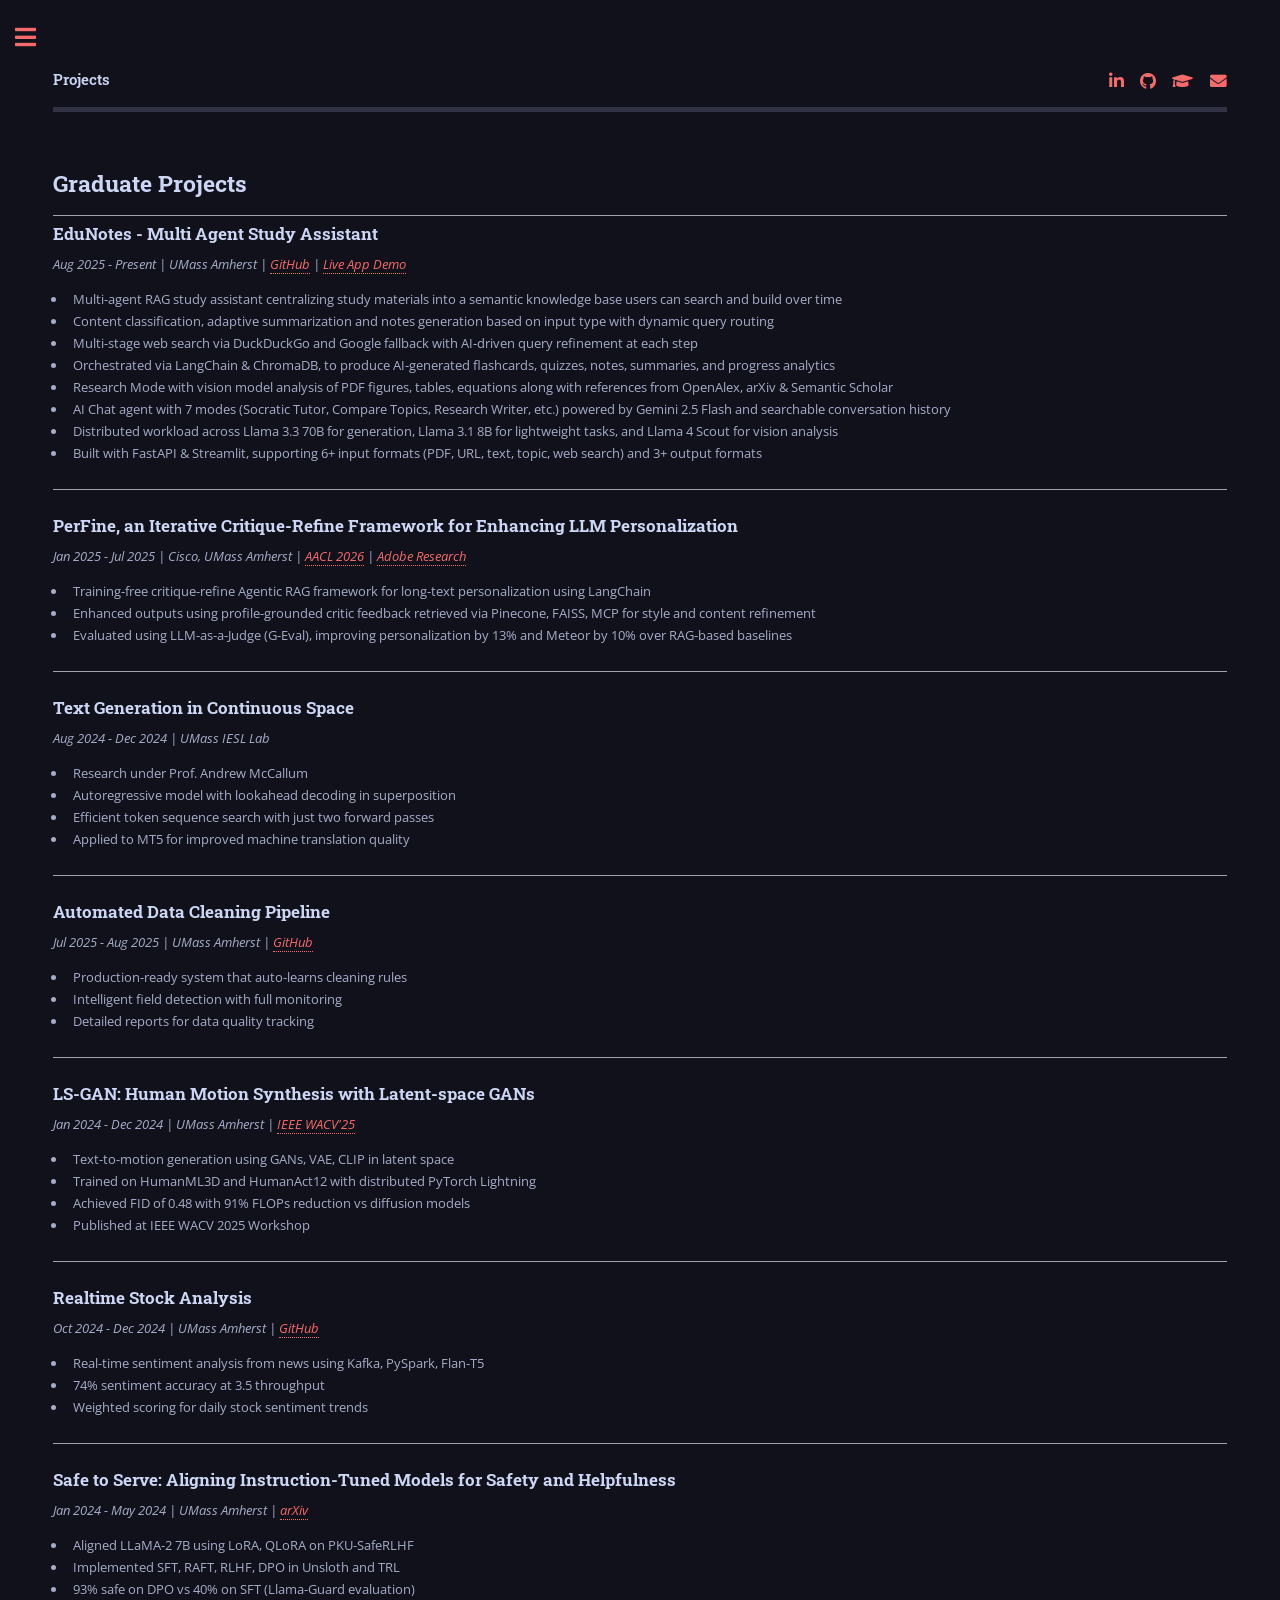
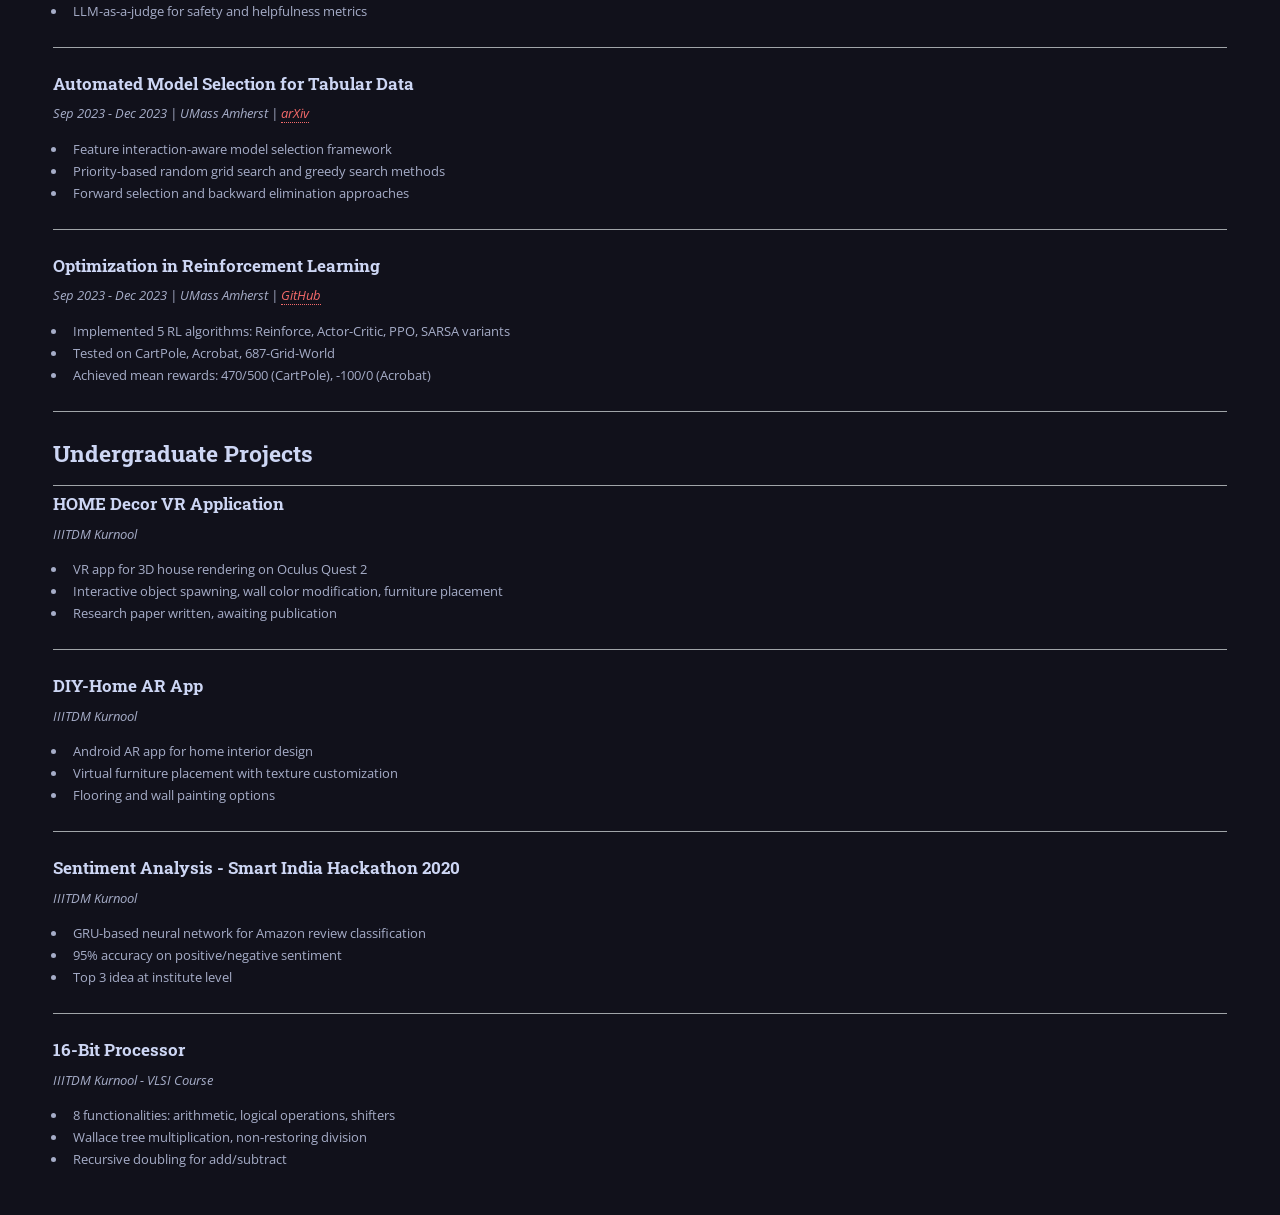
<file: project.html>
<!doctype html>
<!--
	Editorial by HTML5 UP
	html5up.net | @ajlkn
	Free for personal and commercial use under the CCA 3.0 license (html5up.net/license)
-->
<html>
    <head>
        <title>Projects - Gayathri Akkinapalli</title>
        <meta charset="utf-8" />
        <meta
            name="viewport"
            content="width=device-width, initial-scale=1, user-scalable=no"
        />
        <link rel="stylesheet" href="assets/css/main.css" />
        <link rel="stylesheet" href="assets/css/dark-theme.css" />
        <style>
            .menu-active {
                color: #f56a6a !important;
                font-weight: 600;
            }
            /* Reduce gap between section headings and the first project */
            section h2 + hr.major {
                margin: 0.5em 0;
            }
            #search.alt:before,
            #search.alt::before,
            #search.alt:after,
            #search.alt::after,
            #search.alt form:before,
            #search.alt form::before,
            #search.alt form:after,
            #search.alt form::after,
            #search.alt input:before,
            #search.alt input::before,
            #search.alt input:after,
            #search.alt input::after {
                display: none !important;
                content: none !important;
            }
            #search.alt input,
            #search.alt form {
                background-image: none !important;
            }
            @media screen and (max-width: 736px) {
                section h2 {
                    font-size: 1.3em;
                }
                section h3 {
                    font-size: 1.1em;
                }
                section li {
                    font-size: 0.9em;
                    line-height: 1.5;
                }
                section p em {
                    font-size: 0.85em;
                }
            }
            @media screen and (max-width: 480px) {
                section li {
                    font-size: 0.85em;
                }
            }
        </style>
    </head>
    <body class="is-preload">
        <!-- Wrapper -->
        <div id="wrapper">
            <!-- Main -->
            <div id="main">
                <div class="inner">
                    <!-- Header -->
                    <header id="header">
                        <a href="index.html" class="logo"
                            ><strong>Projects</strong></a
                        >
                        <ul class="icons">
                            <li>
                                <a
                                    href="https://www.linkedin.com/in/gayathri-akkinapalli/"
                                    target="_blank"
                                    class="icon brands fa-linkedin-in"
                                    ><span class="label">LinkedIn</span></a
                                >
                            </li>
                            <li>
                                <a
                                    href="https://github.com/akkina10gayu"
                                    target="_blank"
                                    class="icon brands fa-github"
                                    ><span class="label">GitHub</span></a
                                >
                            </li>
                            <li>
                                <a
                                    href="https://scholar.google.com/citations?hl=en&user=rKOPEUIAAAAJ"
                                    target="_blank"
                                    class="icon solid fa-graduation-cap"
                                    ><span class="label"
                                        >Google Scholar</span
                                    ></a
                                >
                            </li>
                            <li>
                                <a
                                    href="mailto:gayathri.akkinapalli2000@gmail.com"
                                    target="_blank"
                                    class="icon solid fa-envelope"
                                    ><span class="label">Email</span></a
                                >
                            </li>
                        </ul>
                    </header>

                    <!-- Content -->
                    <section>
                        <h2>Graduate Projects</h2>

                        <hr class="major" />

                        <h3>EduNotes - Multi Agent Study Assistant</h3>
                        <p>
                            <em
                                >Aug 2025 - Present | UMass Amherst |
                                <a
                                    href="https://github.com/akkina10gayu/EduNotes-Multi-Agent-Study-Assistant"
                                    target="_blank"
                                    >GitHub</a
                                >
                                |
                                <a
                                    href="https://edunotes-ui.onrender.com/"
                                    target="_blank"
                                    >Live App Demo</a
                                ></em
                            >
                        </p>
                        <ul>
                            <li>
                                Multi-agent RAG study assistant centralizing
                                study materials into a semantic knowledge base
                                users can search and build over time
                            </li>
                            <li>
                                Content classification, adaptive summarization
                                and notes generation based on input type with
                                dynamic query routing
                            </li>
                            <li>
                                Multi-stage web search via DuckDuckGo and Google
                                fallback with AI-driven query refinement at each
                                step
                            </li>
                            <li>
                                Orchestrated via LangChain & ChromaDB, to
                                produce AI-generated flashcards, quizzes, notes,
                                summaries, and progress analytics
                            </li>
                            <li>
                                Research Mode with vision model analysis of PDF
                                figures, tables, equations along with references
                                from OpenAlex, arXiv & Semantic Scholar
                            </li>
                            <li>
                                AI Chat agent with 7 modes (Socratic Tutor,
                                Compare Topics, Research Writer, etc.) powered
                                by Gemini 2.5 Flash and searchable conversation
                                history
                            </li>
                            <li>
                                Distributed workload across Llama 3.3 70B for
                                generation, Llama 3.1 8B for lightweight tasks,
                                and Llama 4 Scout for vision analysis
                            </li>
                            <li>
                                Built with FastAPI & Streamlit, supporting 6+
                                input formats (PDF, URL, text, topic, web
                                search) and 3+ output formats
                            </li>
                        </ul>

                        <hr class="major" />

                        <h3>
                            PerFine, an Iterative Critique-Refine Framework for
                            Enhancing LLM Personalization
                        </h3>
                        <p>
                            <em
                                >Jan 2025 - Jul 2025 | Cisco, UMass Amherst |
                                <a
                                    href="https://arxiv.org/abs/2510.24469"
                                    target="_blank"
                                    >AACL 2026</a
                                >
                                |
                                <a
                                    href="https://research.adobe.com/publication/iterative-critique-refine-framework-for-enhancing-llm-personalization/"
                                    target="_blank"
                                    >Adobe Research</a
                                ></em
                            >
                        </p>
                        <ul>
                            <li>
                                Training-free critique-refine Agentic RAG
                                framework for long-text personalization using
                                LangChain
                            </li>
                            <li>
                                Enhanced outputs using profile-grounded critic
                                feedback retrieved via Pinecone, FAISS, MCP for
                                style and content refinement
                            </li>
                            <li>
                                Evaluated using LLM-as-a-Judge (G-Eval),
                                improving personalization by 13% and Meteor by
                                10% over RAG-based baselines
                            </li>
                        </ul>

                        <hr class="major" />

                        <h3>Text Generation in Continuous Space</h3>
                        <p><em>Aug 2024 - Dec 2024 | UMass IESL Lab</em></p>
                        <ul>
                            <li>Research under Prof. Andrew McCallum</li>
                            <li>
                                Autoregressive model with lookahead decoding in
                                superposition
                            </li>
                            <li>
                                Efficient token sequence search with just two
                                forward passes
                            </li>
                            <li>
                                Applied to MT5 for improved machine translation
                                quality
                            </li>
                        </ul>

                        <hr class="major" />

                        <h3>Automated Data Cleaning Pipeline</h3>
                        <p>
                            <em
                                >Jul 2025 - Aug 2025 | UMass Amherst |
                                <a
                                    href="https://github.com/akkina10gayu/Data-Cleaner_Rule-Generator"
                                    target="_blank"
                                    >GitHub</a
                                ></em
                            >
                        </p>
                        <ul>
                            <li>
                                Production-ready system that auto-learns
                                cleaning rules
                            </li>
                            <li>
                                Intelligent field detection with full monitoring
                            </li>
                            <li>Detailed reports for data quality tracking</li>
                        </ul>

                        <hr class="major" />

                        <h3>
                            LS-GAN: Human Motion Synthesis with Latent-space
                            GANs
                        </h3>
                        <p>
                            <em
                                >Jan 2024 - Dec 2024 | UMass Amherst |
                                <a
                                    href="https://ieeexplore.ieee.org/document/10972627"
                                    target="_blank"
                                    >IEEE WACV'25</a
                                ></em
                            >
                        </p>
                        <ul>
                            <li>
                                Text-to-motion generation using GANs, VAE, CLIP
                                in latent space
                            </li>
                            <li>
                                Trained on HumanML3D and HumanAct12 with
                                distributed PyTorch Lightning
                            </li>
                            <li>
                                Achieved FID of 0.48 with 91% FLOPs reduction vs
                                diffusion models
                            </li>
                            <li>Published at IEEE WACV 2025 Workshop</li>
                        </ul>

                        <hr class="major" />

                        <h3>Realtime Stock Analysis</h3>
                        <p>
                            <em
                                >Oct 2024 - Dec 2024 | UMass Amherst |
                                <a
                                    href="https://github.com/akkina10gayu/StockNews"
                                    target="_blank"
                                    >GitHub</a
                                ></em
                            >
                        </p>
                        <ul>
                            <li>
                                Real-time sentiment analysis from news using
                                Kafka, PySpark, Flan-T5
                            </li>
                            <li>74% sentiment accuracy at 3.5 throughput</li>
                            <li>
                                Weighted scoring for daily stock sentiment
                                trends
                            </li>
                        </ul>

                        <hr class="major" />

                        <h3>
                            Safe to Serve: Aligning Instruction-Tuned Models for
                            Safety and Helpfulness
                        </h3>
                        <p>
                            <em
                                >Jan 2024 - May 2024 | UMass Amherst |
                                <a
                                    href="https://arxiv.org/abs/2412.00074"
                                    target="_blank"
                                    >arXiv</a
                                ></em
                            >
                        </p>
                        <ul>
                            <li>
                                Aligned LLaMA-2 7B using LoRA, QLoRA on
                                PKU-SafeRLHF
                            </li>
                            <li>
                                Implemented SFT, RAFT, RLHF, DPO in Unsloth and
                                TRL
                            </li>
                            <li>
                                93% safe on DPO vs 40% on SFT (Llama-Guard
                                evaluation)
                            </li>
                            <li>
                                LLM-as-a-judge for safety and helpfulness
                                metrics
                            </li>
                        </ul>

                        <hr class="major" />

                        <h3>Automated Model Selection for Tabular Data</h3>
                        <p>
                            <em
                                >Sep 2023 - Dec 2023 | UMass Amherst |
                                <a
                                    href="https://arxiv.org/abs/2401.00961"
                                    target="_blank"
                                    >arXiv</a
                                ></em
                            >
                        </p>
                        <ul>
                            <li>
                                Feature interaction-aware model selection
                                framework
                            </li>
                            <li>
                                Priority-based random grid search and greedy
                                search methods
                            </li>
                            <li>
                                Forward selection and backward elimination
                                approaches
                            </li>
                        </ul>

                        <hr class="major" />

                        <h3>Optimization in Reinforcement Learning</h3>
                        <p>
                            <em
                                >Sep 2023 - Dec 2023 | UMass Amherst |
                                <a
                                    href="https://github.com/akkina10gayu/RLalgorithms_summary"
                                    target="_blank"
                                    >GitHub</a
                                ></em
                            >
                        </p>
                        <ul>
                            <li>
                                Implemented 5 RL algorithms: Reinforce,
                                Actor-Critic, PPO, SARSA variants
                            </li>
                            <li>Tested on CartPole, Acrobat, 687-Grid-World</li>
                            <li>
                                Achieved mean rewards: 470/500 (CartPole),
                                -100/0 (Acrobat)
                            </li>
                        </ul>

                        <hr class="major" />

                        <h2>Undergraduate Projects</h2>

                        <hr class="major" />

                        <h3>HOME Decor VR Application</h3>
                        <p><em>IIITDM Kurnool</em></p>
                        <ul>
                            <li>
                                VR app for 3D house rendering on Oculus Quest 2
                            </li>
                            <li>
                                Interactive object spawning, wall color
                                modification, furniture placement
                            </li>
                            <li>
                                Research paper written, awaiting publication
                            </li>
                        </ul>

                        <hr class="major" />

                        <h3>DIY-Home AR App</h3>
                        <p><em>IIITDM Kurnool</em></p>
                        <ul>
                            <li>Android AR app for home interior design</li>
                            <li>
                                Virtual furniture placement with texture
                                customization
                            </li>
                            <li>Flooring and wall painting options</li>
                        </ul>

                        <hr class="major" />

                        <h3>Sentiment Analysis - Smart India Hackathon 2020</h3>
                        <p><em>IIITDM Kurnool</em></p>
                        <ul>
                            <li>
                                GRU-based neural network for Amazon review
                                classification
                            </li>
                            <li>95% accuracy on positive/negative sentiment</li>
                            <li>Top 3 idea at institute level</li>
                        </ul>

                        <hr class="major" />

                        <h3>16-Bit Processor</h3>
                        <p><em>IIITDM Kurnool - VLSI Course</em></p>
                        <ul>
                            <li>
                                8 functionalities: arithmetic, logical
                                operations, shifters
                            </li>
                            <li>
                                Wallace tree multiplication, non-restoring
                                division
                            </li>
                            <li>Recursive doubling for add/subtract</li>
                        </ul>
                    </section>
                </div>
            </div>

            <!-- Sidebar -->
            <div id="sidebar">
                <div class="inner">
                    <!-- Search -->
                    <section id="search" class="alt" style="position: relative">
                        <form
                            method="post"
                            action="#"
                            onsubmit="
                                searchPage();
                                return false;
                            "
                            style="position: relative"
                        >
                            <input
                                type="text"
                                name="query"
                                id="query"
                                placeholder="Search"
                                style="padding-right: 2.5em"
                            />
                            <button
                                type="submit"
                                style="
                                    position: absolute;
                                    right: 0.5em;
                                    top: 50%;
                                    transform: translateY(-50%);
                                    background: none;
                                    border: none;
                                    cursor: pointer;
                                    color: #6c7086;
                                    padding: 0;
                                    width: 2.1em;
                                    height: 2.1em;
                                    display: flex;
                                    align-items: center;
                                    justify-content: center;
                                    outline: none;
                                "
                            >
                                <i
                                    class="icon solid fa-search"
                                    style="font-size: 1.3em"
                                ></i>
                            </button>
                        </form>
                    </section>

                    <!-- Menu -->
                    <nav id="menu">
                        <header class="major">
                            <h2>Menu</h2>
                        </header>
                        <ul>
                            <li><a href="index.html">Home</a></li>
                            <li><a href="about.html">About Me</a></li>
                            <li><a href="work.html">Experience</a></li>
                            <li>
                                <a href="publications.html">Publications</a>
                            </li>
                            <li>
                                <a href="project.html" class="menu-active"
                                    >Projects</a
                                >
                            </li>
                            <li>
                                <a href="others.html">Education & Awards</a>
                            </li>
                            <li>
                                <a
                                    href="images/Gayathri_Akkinapalli_resume.pdf"
                                    target="_blank"
                                    class="cv-link"
                                    >CV</a
                                >
                            </li>
                        </ul>
                    </nav>

                    <!-- Footer -->
                    <footer id="footer">
                        <p class="copyright">
                            &copy; 2025 Gayathri Akkinapalli. All rights
                            reserved. Design:
                            <a href="https://html5up.net" target="_blank"
                                >HTML5 UP</a
                            >.
                        </p>
                    </footer>
                </div>
            </div>
        </div>

        <!-- Scripts -->
        <script src="assets/js/jquery.min.js"></script>
        <script src="assets/js/browser.min.js"></script>
        <script src="assets/js/breakpoints.min.js"></script>
        <script src="assets/js/util.js"></script>
        <script src="assets/js/main.js"></script>

        <!-- Search Functionality -->
        <script>
            function searchPage() {
                removeHighlights();
                var searchText = document.getElementById("query").value.trim();
                if (searchText === "") return;
                highlightText(searchText);
            }

            function removeHighlights() {
                var highlights = document.querySelectorAll(".search-highlight");
                highlights.forEach(function (highlight) {
                    var parent = highlight.parentNode;
                    parent.replaceChild(
                        document.createTextNode(highlight.textContent),
                        highlight,
                    );
                    parent.normalize();
                });
            }

            function highlightText(searchText) {
                var mainContent = document.getElementById("main");
                if (!mainContent) return;
                var regex = new RegExp(
                    "(" + escapeRegex(searchText) + ")",
                    "gi",
                );
                highlightInElement(mainContent, regex);
                var firstHighlight =
                    document.querySelector(".search-highlight");
                if (firstHighlight) {
                    firstHighlight.scrollIntoView({
                        behavior: "smooth",
                        block: "center",
                    });
                }
            }

            function highlightInElement(element, regex) {
                var childNodes = element.childNodes;
                for (var i = 0; i < childNodes.length; i++) {
                    var node = childNodes[i];
                    if (node.nodeType === 3) {
                        var text = node.nodeValue;
                        if (regex.test(text)) {
                            var span = document.createElement("span");
                            span.innerHTML = text.replace(
                                regex,
                                '<span class="search-highlight" style="background-color: #f56a6a; color: white; padding: 2px 4px; border-radius: 3px;">$1</span>',
                            );
                            element.replaceChild(span, node);
                        }
                    } else if (
                        node.nodeType === 1 &&
                        node.nodeName !== "SCRIPT" &&
                        node.nodeName !== "STYLE"
                    ) {
                        highlightInElement(node, regex);
                    }
                }
            }

            function escapeRegex(string) {
                return string.replace(/[.*+?^${}()|[\]\\]/g, "\\$&");
            }

            document
                .getElementById("query")
                .addEventListener("input", function () {
                    if (this.value === "") {
                        removeHighlights();
                    }
                });
        </script>
    </body>
</html>
</file>
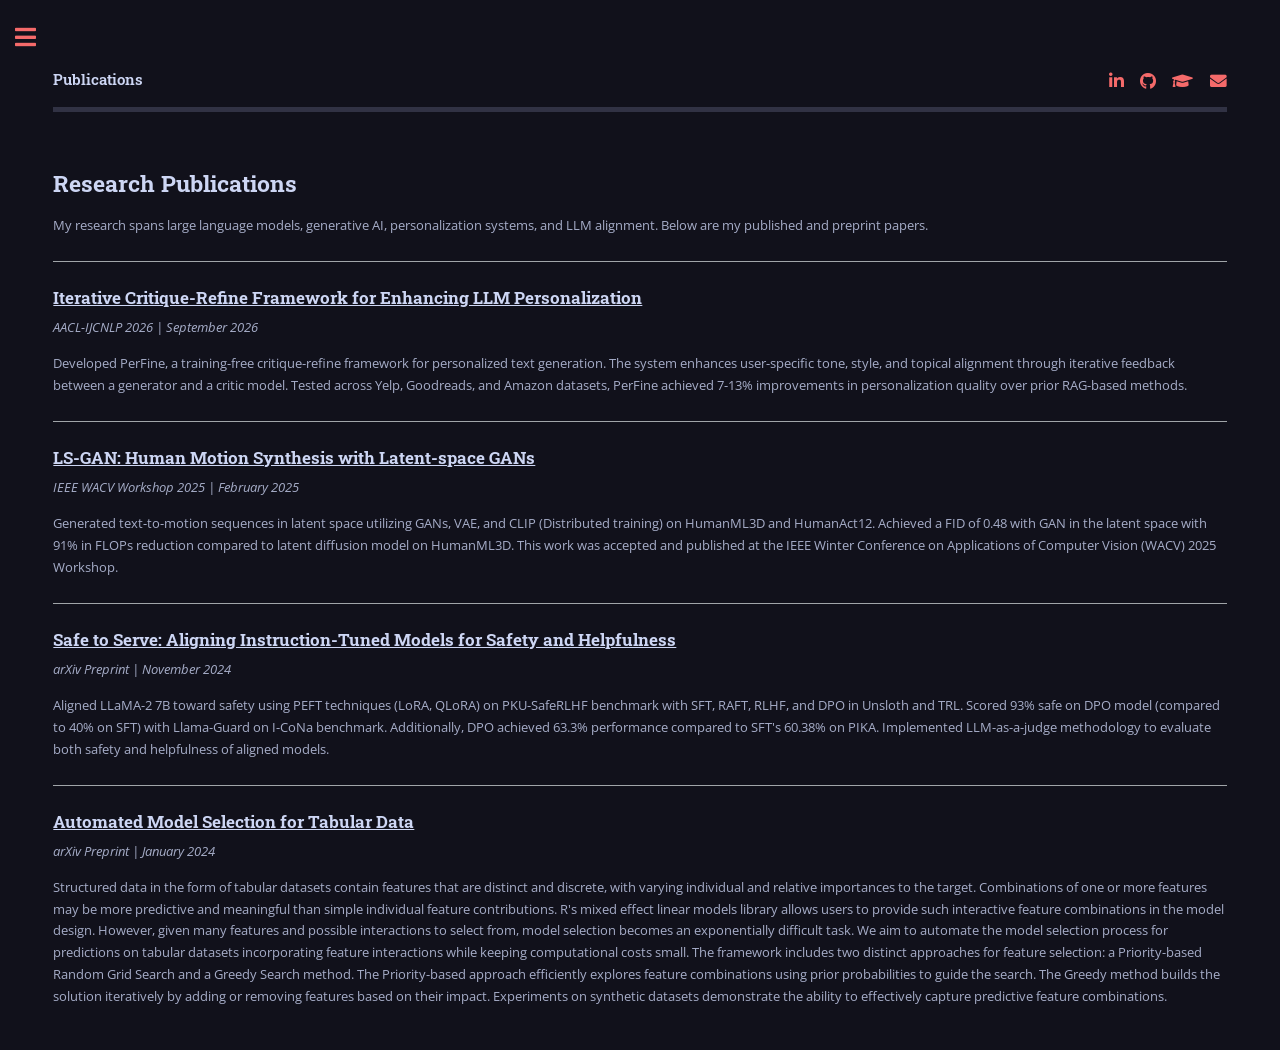
<file: publications.html>
<!doctype html>
<!--
	Editorial by HTML5 UP
	html5up.net | @ajlkn
	Free for personal and commercial use under the CCA 3.0 license (html5up.net/license)
-->
<html>
    <head>
        <title>Gayathri Akkinapalli</title>
        <meta charset="utf-8" />
        <meta
            name="viewport"
            content="width=device-width, initial-scale=1, user-scalable=no"
        />
        <link rel="stylesheet" href="assets/css/main.css" />
        <link rel="stylesheet" href="assets/css/dark-theme.css" />
        <style>
            .menu-active {
                color: #f56a6a !important;
                font-weight: 600;
            }
            #search.alt:before,
            #search.alt::before,
            #search.alt:after,
            #search.alt::after,
            #search.alt form:before,
            #search.alt form::before,
            #search.alt form:after,
            #search.alt form::after,
            #search.alt input:before,
            #search.alt input::before,
            #search.alt input:after,
            #search.alt input::after {
                display: none !important;
                content: none !important;
            }
            #search.alt input,
            #search.alt form {
                background-image: none !important;
            }
            @media screen and (max-width: 736px) {
                section h3 {
                    font-size: 1.05em;
                    line-height: 1.4;
                }
                section h3 a {
                    word-break: break-word;
                }
                section p {
                    font-size: 0.9em;
                    line-height: 1.6;
                }
            }
            @media screen and (max-width: 480px) {
                section p {
                    font-size: 0.85em;
                }
            }
        </style>
    </head>
    <body class="is-preload">
        <!-- Wrapper -->
        <div id="wrapper">
            <!-- Main -->
            <div id="main">
                <div class="inner">
                    <!-- Header -->
                    <header id="header">
                        <a href="index.html" class="logo"
                            ><strong>Publications</strong></a
                        >
                        <ul class="icons">
                            <li>
                                <a
                                    href="https://www.linkedin.com/in/gayathri-akkinapalli/"
                                    target="_blank"
                                    class="icon brands fa-linkedin-in"
                                    ><span class="label">LinkedIn</span></a
                                >
                            </li>
                            <li>
                                <a
                                    href="https://github.com/akkina10gayu"
                                    target="_blank"
                                    class="icon brands fa-github"
                                    ><span class="label">GitHub</span></a
                                >
                            </li>
                            <li>
                                <a
                                    href="https://scholar.google.com/citations?hl=en&user=rKOPEUIAAAAJ"
                                    target="_blank"
                                    class="icon solid fa-graduation-cap"
                                    ><span class="label"
                                        >Google Scholar</span
                                    ></a
                                >
                            </li>
                            <li>
                                <a
                                    href="mailto:gayathri.akkinapalli2000@gmail.com"
                                    target="_blank"
                                    class="icon solid fa-envelope"
                                    ><span class="label">Email</span></a
                                >
                            </li>
                        </ul>
                    </header>

                    <!-- Content -->
                    <section>
                        <h2>Research Publications</h2>
                        <p>
                            My research spans large language models, generative
                            AI, personalization systems, and LLM alignment.
                            Below are my published and preprint papers.
                        </p>

                        <hr class="major" />

                        <h3>
                            <u
                                ><a
                                    href="https://arxiv.org/abs/2510.24469"
                                    target="_blank"
                                    >Iterative Critique-Refine Framework for
                                    Enhancing LLM Personalization</a
                                ></u
                            >
                        </h3>
                        <p><em>AACL-IJCNLP 2026 | September 2026</em></p>
                        <p>
                            Developed PerFine, a training-free critique-refine
                            framework for personalized text generation. The
                            system enhances user-specific tone, style, and
                            topical alignment through iterative feedback between
                            a generator and a critic model. Tested across Yelp,
                            Goodreads, and Amazon datasets, PerFine achieved
                            7-13% improvements in personalization quality over
                            prior RAG-based methods.
                        </p>

                        <hr class="major" />

                        <h3>
                            <u
                                ><a
                                    href="https://ieeexplore.ieee.org/document/10972627"
                                    target="_blank"
                                    >LS-GAN: Human Motion Synthesis with
                                    Latent-space GANs</a
                                ></u
                            >
                        </h3>
                        <p>
                            <em>IEEE WACV Workshop 2025 | February 2025</em>
                        </p>
                        <p>
                            Generated text-to-motion sequences in latent space
                            utilizing GANs, VAE, and CLIP (Distributed training)
                            on HumanML3D and HumanAct12. Achieved a FID of 0.48
                            with GAN in the latent space with 91% in FLOPs
                            reduction compared to latent diffusion model on
                            HumanML3D. This work was accepted and published at
                            the IEEE Winter Conference on Applications of
                            Computer Vision (WACV) 2025 Workshop.
                        </p>

                        <hr class="major" />

                        <h3>
                            <u
                                ><a
                                    href="https://arxiv.org/abs/2412.00074"
                                    target="_blank"
                                    >Safe to Serve: Aligning Instruction-Tuned
                                    Models for Safety and Helpfulness</a
                                ></u
                            >
                        </h3>
                        <p><em>arXiv Preprint | November 2024</em></p>
                        <p>
                            Aligned LLaMA-2 7B toward safety using PEFT
                            techniques (LoRA, QLoRA) on PKU-SafeRLHF benchmark
                            with SFT, RAFT, RLHF, and DPO in Unsloth and TRL.
                            Scored 93% safe on DPO model (compared to 40% on
                            SFT) with Llama-Guard on I-CoNa benchmark.
                            Additionally, DPO achieved 63.3% performance
                            compared to SFT's 60.38% on PIKA. Implemented
                            LLM-as-a-judge methodology to evaluate both safety
                            and helpfulness of aligned models.
                        </p>

                        <hr class="major" />

                        <h3>
                            <u
                                ><a
                                    href="https://arxiv.org/abs/2401.00961"
                                    target="_blank"
                                    >Automated Model Selection for Tabular
                                    Data</a
                                ></u
                            >
                        </h3>
                        <p><em>arXiv Preprint | January 2024</em></p>
                        <p>
                            Structured data in the form of tabular datasets
                            contain features that are distinct and discrete,
                            with varying individual and relative importances to
                            the target. Combinations of one or more features may
                            be more predictive and meaningful than simple
                            individual feature contributions. R's mixed effect
                            linear models library allows users to provide such
                            interactive feature combinations in the model
                            design. However, given many features and possible
                            interactions to select from, model selection becomes
                            an exponentially difficult task. We aim to automate
                            the model selection process for predictions on
                            tabular datasets incorporating feature interactions
                            while keeping computational costs small. The
                            framework includes two distinct approaches for
                            feature selection: a Priority-based Random Grid
                            Search and a Greedy Search method. The
                            Priority-based approach efficiently explores feature
                            combinations using prior probabilities to guide the
                            search. The Greedy method builds the solution
                            iteratively by adding or removing features based on
                            their impact. Experiments on synthetic datasets
                            demonstrate the ability to effectively capture
                            predictive feature combinations.
                        </p>
                    </section>
                </div>
            </div>

            <!-- Sidebar -->
            <div id="sidebar">
                <div class="inner">
                    <!-- Search -->
                    <section id="search" class="alt" style="position: relative">
                        <form
                            method="post"
                            action="#"
                            onsubmit="
                                searchPage();
                                return false;
                            "
                            style="position: relative"
                        >
                            <input
                                type="text"
                                name="query"
                                id="query"
                                placeholder="Search"
                                style="padding-right: 2.5em"
                            />
                            <button
                                type="submit"
                                style="
                                    position: absolute;
                                    right: 0.5em;
                                    top: 50%;
                                    transform: translateY(-50%);
                                    background: none;
                                    border: none;
                                    cursor: pointer;
                                    color: #6c7086;
                                    padding: 0;
                                    width: 2.1em;
                                    height: 2.1em;
                                    display: flex;
                                    align-items: center;
                                    justify-content: center;
                                    outline: none;
                                "
                            >
                                <i
                                    class="icon solid fa-search"
                                    style="font-size: 1.3em"
                                ></i>
                            </button>
                        </form>
                    </section>

                    <!-- Menu -->
                    <nav id="menu">
                        <header class="major">
                            <h2>Menu</h2>
                        </header>
                        <ul>
                            <li><a href="index.html">Home</a></li>
                            <li><a href="about.html">About Me</a></li>
                            <li><a href="work.html">Experience</a></li>
                            <li>
                                <a href="publications.html" class="menu-active"
                                    >Publications</a
                                >
                            </li>
                            <li><a href="project.html">Projects</a></li>
                            <li>
                                <a href="others.html">Education & Awards</a>
                            </li>
                            <li>
                                <a
                                    href="images/Gayathri_Akkinapalli_resume.pdf"
                                    target="_blank"
                                    class="cv-link"
                                    >CV</a
                                >
                            </li>
                        </ul>
                    </nav>

                    <!-- Footer -->
                    <footer id="footer">
                        <p class="copyright">
                            &copy; 2025 Gayathri Akkinapalli. All rights
                            reserved. Design:
                            <a href="https://html5up.net" target="_blank"
                                >HTML5 UP</a
                            >.
                        </p>
                    </footer>
                </div>
            </div>
        </div>

        <!-- Scripts -->
        <script src="assets/js/jquery.min.js"></script>
        <script src="assets/js/browser.min.js"></script>
        <script src="assets/js/breakpoints.min.js"></script>
        <script src="assets/js/util.js"></script>
        <script src="assets/js/main.js"></script>

        <!-- Search Functionality -->
        <script>
            function searchPage() {
                removeHighlights();
                var searchText = document.getElementById("query").value.trim();
                if (searchText === "") return;
                highlightText(searchText);
            }

            function removeHighlights() {
                var highlights = document.querySelectorAll(".search-highlight");
                highlights.forEach(function (highlight) {
                    var parent = highlight.parentNode;
                    parent.replaceChild(
                        document.createTextNode(highlight.textContent),
                        highlight,
                    );
                    parent.normalize();
                });
            }

            function highlightText(searchText) {
                var mainContent = document.getElementById("main");
                if (!mainContent) return;
                var regex = new RegExp(
                    "(" + escapeRegex(searchText) + ")",
                    "gi",
                );
                highlightInElement(mainContent, regex);
                var firstHighlight =
                    document.querySelector(".search-highlight");
                if (firstHighlight) {
                    firstHighlight.scrollIntoView({
                        behavior: "smooth",
                        block: "center",
                    });
                }
            }

            function highlightInElement(element, regex) {
                var childNodes = element.childNodes;
                for (var i = 0; i < childNodes.length; i++) {
                    var node = childNodes[i];
                    if (node.nodeType === 3) {
                        var text = node.nodeValue;
                        if (regex.test(text)) {
                            var span = document.createElement("span");
                            span.innerHTML = text.replace(
                                regex,
                                '<span class="search-highlight" style="background-color: #f56a6a; color: white; padding: 2px 4px; border-radius: 3px;">$1</span>',
                            );
                            element.replaceChild(span, node);
                        }
                    } else if (
                        node.nodeType === 1 &&
                        node.nodeName !== "SCRIPT" &&
                        node.nodeName !== "STYLE"
                    ) {
                        highlightInElement(node, regex);
                    }
                }
            }

            function escapeRegex(string) {
                return string.replace(/[.*+?^${}()|[\]\\]/g, "\\$&");
            }

            document
                .getElementById("query")
                .addEventListener("input", function () {
                    if (this.value === "") {
                        removeHighlights();
                    }
                });
        </script>
    </body>
</html>
</file>
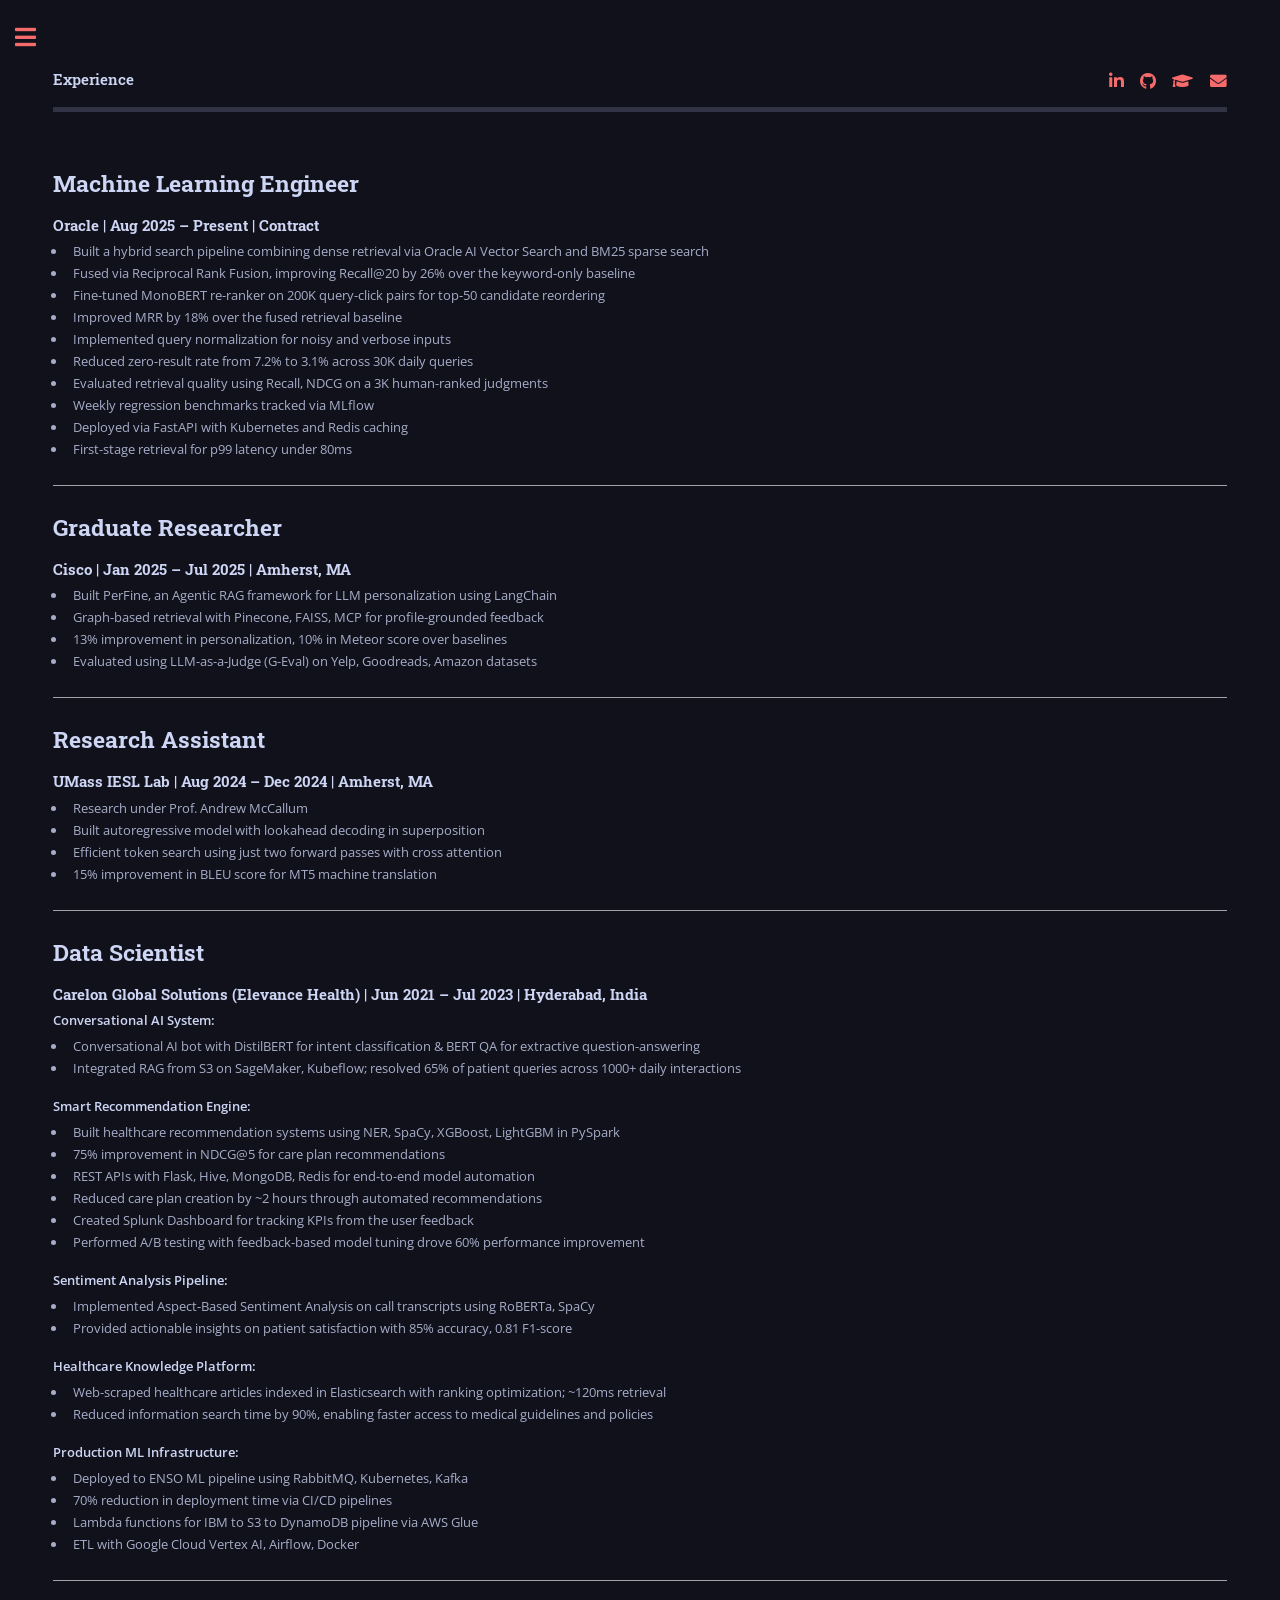
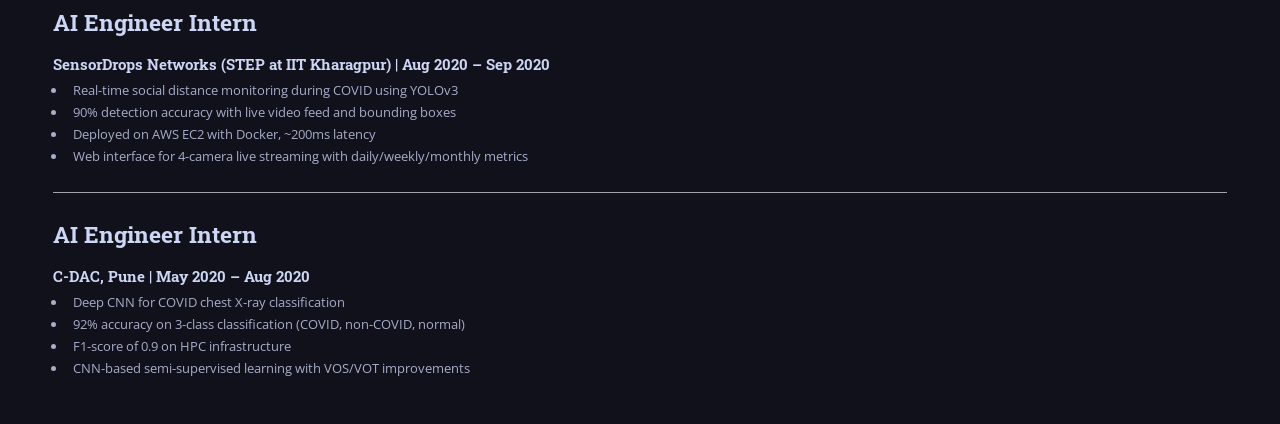
<file: work.html>
<!doctype html>
<!--
	Editorial by HTML5 UP
	html5up.net | @ajlkn
	Free for personal and commercial use under the CCA 3.0 license (html5up.net/license)
-->
<html>
    <head>
        <title>Experience - Gayathri Akkinapalli</title>
        <meta charset="utf-8" />
        <meta
            name="viewport"
            content="width=device-width, initial-scale=1, user-scalable=no"
        />
        <link rel="stylesheet" href="assets/css/main.css" />
        <link rel="stylesheet" href="assets/css/dark-theme.css" />
        <style>
            .menu-active {
                color: #f56a6a !important;
                font-weight: 600;
            }
            #search.alt:before,
            #search.alt::before,
            #search.alt:after,
            #search.alt::after,
            #search.alt form:before,
            #search.alt form::before,
            #search.alt form:after,
            #search.alt form::after,
            #search.alt input:before,
            #search.alt input::before,
            #search.alt input:after,
            #search.alt input::after {
                display: none !important;
                content: none !important;
            }
            #search.alt input,
            #search.alt form {
                background-image: none !important;
            }
            .compact-section p {
                margin-bottom: 0.3em;
            }
            .compact-section ul {
                margin-top: 0.3em;
            }
            @media screen and (max-width: 736px) {
                section h2 {
                    font-size: 1.3em;
                }
                section h4 {
                    font-size: 0.85em;
                }
                section li {
                    font-size: 0.9em;
                    line-height: 1.5;
                }
            }
            @media screen and (max-width: 480px) {
                section li {
                    font-size: 0.85em;
                }
            }
        </style>
    </head>
    <body class="is-preload">
        <!-- Wrapper -->
        <div id="wrapper">
            <!-- Main -->
            <div id="main">
                <div class="inner">
                    <!-- Header -->
                    <header id="header">
                        <a href="index.html" class="logo"
                            ><strong>Experience</strong></a
                        >
                        <ul class="icons">
                            <li>
                                <a
                                    href="https://www.linkedin.com/in/gayathri-akkinapalli/"
                                    target="_blank"
                                    class="icon brands fa-linkedin-in"
                                    ><span class="label">LinkedIn</span></a
                                >
                            </li>
                            <li>
                                <a
                                    href="https://github.com/akkina10gayu"
                                    target="_blank"
                                    class="icon brands fa-github"
                                    ><span class="label">GitHub</span></a
                                >
                            </li>
                            <li>
                                <a
                                    href="https://scholar.google.com/citations?hl=en&user=rKOPEUIAAAAJ"
                                    target="_blank"
                                    class="icon solid fa-graduation-cap"
                                    ><span class="label"
                                        >Google Scholar</span
                                    ></a
                                >
                            </li>
                            <li>
                                <a
                                    href="mailto:gayathri.akkinapalli2000@gmail.com"
                                    target="_blank"
                                    class="icon solid fa-envelope"
                                    ><span class="label">Email</span></a
                                >
                            </li>
                        </ul>
                    </header>

                    <!-- Content -->
                    <section>
                        <h2>Machine Learning Engineer</h2>
                        <h4>Oracle | Aug 2025 – Present | Contract</h4>
                        <ul>
                            <li>
                                Built a hybrid search pipeline combining dense
                                retrieval via Oracle AI Vector Search and BM25
                                sparse search
                            </li>
                            <li>
                                Fused via Reciprocal Rank Fusion, improving
                                Recall@20 by 26% over the keyword-only baseline
                            </li>
                            <li>
                                Fine-tuned MonoBERT re-ranker on 200K
                                query-click pairs for top-50 candidate
                                reordering
                            </li>
                            <li>
                                Improved MRR by 18% over the fused retrieval
                                baseline
                            </li>
                            <li>
                                Implemented query normalization for noisy and
                                verbose inputs
                            </li>
                            <li>
                                Reduced zero-result rate from 7.2% to 3.1%
                                across 30K daily queries
                            </li>
                            <li>
                                Evaluated retrieval quality using Recall, NDCG
                                on a 3K human-ranked judgments
                            </li>
                            <li>
                                Weekly regression benchmarks tracked via MLflow
                            </li>
                            <li>
                                Deployed via FastAPI with Kubernetes and Redis
                                caching
                            </li>
                            <li>
                                First-stage retrieval for p99 latency under 80ms
                            </li>
                        </ul>

                        <hr class="major" />

                        <h2>Graduate Researcher</h2>
                        <h4>Cisco | Jan 2025 – Jul 2025 | Amherst, MA</h4>
                        <ul>
                            <li>
                                Built PerFine, an Agentic RAG framework for LLM
                                personalization using LangChain
                            </li>
                            <li>
                                Graph-based retrieval with Pinecone, FAISS, MCP
                                for profile-grounded feedback
                            </li>
                            <li>
                                13% improvement in personalization, 10% in
                                Meteor score over baselines
                            </li>
                            <li>
                                Evaluated using LLM-as-a-Judge (G-Eval) on Yelp,
                                Goodreads, Amazon datasets
                            </li>
                        </ul>

                        <hr class="major" />

                        <h2>Research Assistant</h2>
                        <h4>
                            UMass IESL Lab | Aug 2024 – Dec 2024 | Amherst, MA
                        </h4>
                        <ul>
                            <li>Research under Prof. Andrew McCallum</li>
                            <li>
                                Built autoregressive model with lookahead
                                decoding in superposition
                            </li>
                            <li>
                                Efficient token search using just two forward
                                passes with cross attention
                            </li>
                            <li>
                                15% improvement in BLEU score for MT5 machine
                                translation
                            </li>
                        </ul>

                        <hr class="major" />

                        <h2>Data Scientist</h2>
                        <h4>
                            Carelon Global Solutions (Elevance Health) | Jun
                            2021 – Jul 2023 | Hyderabad, India
                        </h4>

                        <div class="compact-section">
                            <p><strong>Conversational AI System:</strong></p>
                            <ul>
                                <li>
                                    Conversational AI bot with DistilBERT for
                                    intent classification & BERT QA for
                                    extractive question-answering
                                </li>
                                <li>
                                    Integrated RAG from S3 on SageMaker,
                                    Kubeflow; resolved 65% of patient queries
                                    across 1000+ daily interactions
                                </li>
                            </ul>

                            <p><strong>Smart Recommendation Engine:</strong></p>
                            <ul>
                                <li>
                                    Built healthcare recommendation systems
                                    using NER, SpaCy, XGBoost, LightGBM in
                                    PySpark
                                </li>
                                <li>
                                    75% improvement in NDCG@5 for care plan
                                    recommendations
                                </li>
                                <li>
                                    REST APIs with Flask, Hive, MongoDB, Redis
                                    for end-to-end model automation
                                </li>
                                <li>
                                    Reduced care plan creation by ~2 hours
                                    through automated recommendations
                                </li>
                                <li>
                                    Created Splunk Dashboard for tracking KPIs
                                    from the user feedback
                                </li>
                                <li>
                                    Performed A/B testing with feedback-based
                                    model tuning drove 60% performance
                                    improvement
                                </li>
                            </ul>

                            <p><strong>Sentiment Analysis Pipeline:</strong></p>
                            <ul>
                                <li>
                                    Implemented Aspect-Based Sentiment Analysis
                                    on call transcripts using RoBERTa, SpaCy
                                </li>
                                <li>
                                    Provided actionable insights on patient
                                    satisfaction with 85% accuracy, 0.81
                                    F1-score
                                </li>
                            </ul>

                            <p>
                                <strong>Healthcare Knowledge Platform:</strong>
                            </p>
                            <ul>
                                <li>
                                    Web-scraped healthcare articles indexed in
                                    Elasticsearch with ranking optimization;
                                    ~120ms retrieval
                                </li>
                                <li>
                                    Reduced information search time by 90%,
                                    enabling faster access to medical guidelines
                                    and policies
                                </li>
                            </ul>

                            <p>
                                <strong>Production ML Infrastructure:</strong>
                            </p>
                            <ul>
                                <li>
                                    Deployed to ENSO ML pipeline using RabbitMQ,
                                    Kubernetes, Kafka
                                </li>
                                <li>
                                    70% reduction in deployment time via CI/CD
                                    pipelines
                                </li>
                                <li>
                                    Lambda functions for IBM to S3 to DynamoDB
                                    pipeline via AWS Glue
                                </li>
                                <li>
                                    ETL with Google Cloud Vertex AI, Airflow,
                                    Docker
                                </li>
                            </ul>
                        </div>

                        <hr class="major" />

                        <h2>AI Engineer Intern</h2>
                        <h4>
                            SensorDrops Networks (STEP at IIT Kharagpur) | Aug
                            2020 – Sep 2020
                        </h4>
                        <ul>
                            <li>
                                Real-time social distance monitoring during
                                COVID using YOLOv3
                            </li>
                            <li>
                                90% detection accuracy with live video feed and
                                bounding boxes
                            </li>
                            <li>
                                Deployed on AWS EC2 with Docker, ~200ms latency
                            </li>
                            <li>
                                Web interface for 4-camera live streaming with
                                daily/weekly/monthly metrics
                            </li>
                        </ul>

                        <hr class="major" />

                        <h2>AI Engineer Intern</h2>
                        <h4>C-DAC, Pune | May 2020 – Aug 2020</h4>
                        <ul>
                            <li>
                                Deep CNN for COVID chest X-ray classification
                            </li>
                            <li>
                                92% accuracy on 3-class classification (COVID,
                                non-COVID, normal)
                            </li>
                            <li>F1-score of 0.9 on HPC infrastructure</li>
                            <li>
                                CNN-based semi-supervised learning with VOS/VOT
                                improvements
                            </li>
                        </ul>
                    </section>
                </div>
            </div>

            <!-- Sidebar -->
            <div id="sidebar">
                <div class="inner">
                    <!-- Search -->
                    <section id="search" class="alt" style="position: relative">
                        <form
                            method="post"
                            action="#"
                            onsubmit="
                                searchPage();
                                return false;
                            "
                            style="position: relative"
                        >
                            <input
                                type="text"
                                name="query"
                                id="query"
                                placeholder="Search"
                                style="padding-right: 2.5em"
                            />
                            <button
                                type="submit"
                                style="
                                    position: absolute;
                                    right: 0.5em;
                                    top: 50%;
                                    transform: translateY(-50%);
                                    background: none;
                                    border: none;
                                    cursor: pointer;
                                    color: #6c7086;
                                    padding: 0;
                                    width: 2.1em;
                                    height: 2.1em;
                                    display: flex;
                                    align-items: center;
                                    justify-content: center;
                                    outline: none;
                                "
                            >
                                <i
                                    class="icon solid fa-search"
                                    style="font-size: 1.3em"
                                ></i>
                            </button>
                        </form>
                    </section>

                    <!-- Menu -->
                    <nav id="menu">
                        <header class="major">
                            <h2>Menu</h2>
                        </header>
                        <ul>
                            <li><a href="index.html">Home</a></li>
                            <li><a href="about.html">About Me</a></li>
                            <li>
                                <a href="work.html" class="menu-active"
                                    >Experience</a
                                >
                            </li>
                            <li>
                                <a href="publications.html">Publications</a>
                            </li>
                            <li><a href="project.html">Projects</a></li>
                            <li>
                                <a href="others.html">Education & Awards</a>
                            </li>
                            <li>
                                <a
                                    href="images/Gayathri_Akkinapalli_resume.pdf"
                                    target="_blank"
                                    class="cv-link"
                                    >CV</a
                                >
                            </li>
                        </ul>
                    </nav>

                    <!-- Footer -->
                    <footer id="footer">
                        <p class="copyright">
                            &copy; 2025 Gayathri Akkinapalli. All rights
                            reserved. Design:
                            <a href="https://html5up.net" target="_blank"
                                >HTML5 UP</a
                            >.
                        </p>
                    </footer>
                </div>
            </div>
        </div>

        <!-- Scripts -->
        <script src="assets/js/jquery.min.js"></script>
        <script src="assets/js/browser.min.js"></script>
        <script src="assets/js/breakpoints.min.js"></script>
        <script src="assets/js/util.js"></script>
        <script src="assets/js/main.js"></script>

        <!-- Search Functionality -->
        <script>
            function searchPage() {
                removeHighlights();
                var searchText = document.getElementById("query").value.trim();
                if (searchText === "") return;
                highlightText(searchText);
            }

            function removeHighlights() {
                var highlights = document.querySelectorAll(".search-highlight");
                highlights.forEach(function (highlight) {
                    var parent = highlight.parentNode;
                    parent.replaceChild(
                        document.createTextNode(highlight.textContent),
                        highlight,
                    );
                    parent.normalize();
                });
            }

            function highlightText(searchText) {
                var mainContent = document.getElementById("main");
                if (!mainContent) return;
                var regex = new RegExp(
                    "(" + escapeRegex(searchText) + ")",
                    "gi",
                );
                highlightInElement(mainContent, regex);
                var firstHighlight =
                    document.querySelector(".search-highlight");
                if (firstHighlight) {
                    firstHighlight.scrollIntoView({
                        behavior: "smooth",
                        block: "center",
                    });
                }
            }

            function highlightInElement(element, regex) {
                var childNodes = element.childNodes;
                for (var i = 0; i < childNodes.length; i++) {
                    var node = childNodes[i];
                    if (node.nodeType === 3) {
                        var text = node.nodeValue;
                        if (regex.test(text)) {
                            var span = document.createElement("span");
                            span.innerHTML = text.replace(
                                regex,
                                '<span class="search-highlight" style="background-color: #f56a6a; color: white; padding: 2px 4px; border-radius: 3px;">$1</span>',
                            );
                            element.replaceChild(span, node);
                        }
                    } else if (
                        node.nodeType === 1 &&
                        node.nodeName !== "SCRIPT" &&
                        node.nodeName !== "STYLE"
                    ) {
                        highlightInElement(node, regex);
                    }
                }
            }

            function escapeRegex(string) {
                return string.replace(/[.*+?^${}()|[\]\\]/g, "\\$&");
            }

            document
                .getElementById("query")
                .addEventListener("input", function () {
                    if (this.value === "") {
                        removeHighlights();
                    }
                });
        </script>
    </body>
</html>
</file>
<file: assets/css/dark-theme.css>
/* ==========================================================================
   Dark Theme — Catppuccin Mocha-inspired
   Loaded after main.css to override light theme defaults
   ========================================================================== */

/* --- Color Tokens ---
   Base:     #11111b   Body background
   Mantle:   #181825   Sidebar background
   Surface0: #1e1e2e   Search area, card surfaces
   Surface1: #252536   Elevated cards, chips, tags
   Surface2: #313244   All borders
   Overlay0: #6c7086   Muted/placeholder text
   Subtext0: #a6adc8   Body text
   Text:     #cdd6f4   Headings, bold text
   Accent:   #f56a6a   Coral (kept as-is)
   ========================================================================== */

/* --- Body & Typography --- */

body {
	background-color: #11111b;
	color: #a6adc8;
}

h1, h2, h3, h4, h5, h6 {
	color: #cdd6f4;
}

strong, b {
	color: #cdd6f4;
}

a {
	color: #f56a6a;
}

a:hover {
	color: #f9a0a0;
}

p, li, dd, dt, td, th, label, span {
	color: #a6adc8;
}

em, i:not(.icon):not([class*="fa-"]) {
	color: #a6adc8;
}

/* --- Tighter spacing (overrides main.css defaults) --- */

p {
	margin-bottom: 1em;
}

ul, ol {
	margin-bottom: 1.2em;
}

h2 {
	margin-bottom: 0.6em;
}

h3 {
	margin-bottom: 0.4em;
}

h4 {
	margin-bottom: 0.3em;
}

hr {
	margin: 1.5em 0;
}

hr.major {
	margin: 1.8em 0;
}

/* --- Forms --- */

input[type="text"],
input[type="password"],
input[type="email"],
input[type="tel"],
input[type="search"],
input[type="url"],
input[type="number"],
textarea,
select {
	background: #1e1e2e;
	border-color: #313244;
	color: #cdd6f4;
}

input[type="text"]:focus,
input[type="password"]:focus,
input[type="email"]:focus,
input[type="tel"]:focus,
input[type="search"]:focus,
input[type="url"]:focus,
input[type="number"]:focus,
textarea:focus,
select:focus {
	border-color: #f56a6a;
	box-shadow: 0 0 0 1px #f56a6a;
}

input::placeholder,
textarea::placeholder {
	color: #6c7086;
}

/* --- Buttons --- */

.button,
input[type="submit"],
input[type="reset"],
input[type="button"],
button.primary {
	background-color: transparent;
	border-color: #f56a6a;
	color: #f56a6a !important;
}

.button:hover,
input[type="submit"]:hover,
input[type="reset"]:hover,
input[type="button"]:hover {
	background-color: rgba(245, 106, 106, 0.1);
	box-shadow: 0 0 12px rgba(245, 106, 106, 0.2);
}

.button.primary,
input[type="submit"].primary {
	background-color: #f56a6a;
	color: #11111b !important;
	border-color: #f56a6a;
}

.button.primary:hover,
input[type="submit"].primary:hover {
	background-color: #f9a0a0;
	box-shadow: 0 0 12px rgba(245, 106, 106, 0.3);
}

/* --- Sidebar --- */

#sidebar {
	background: #181825;
}

#sidebar .inner {
	background: transparent;
}

#sidebar > .inner {
	border-left-color: #313244;
}

/* Search area — must match #sidebar > .inner > .alt specificity from main.css */
#sidebar > .inner > .alt {
	background-color: #181825;
}

#search.alt {
	background: #181825;
	border-color: #313244;
}

#search.alt input[type="text"] {
	background: #1e1e2e;
	border-color: #313244;
	color: #cdd6f4;
}

/* --- Menu --- */

#menu ul li a {
	color: #a6adc8;
	border-top-color: #313244;
}

#menu ul li a:hover {
	color: #f56a6a;
}

#menu ul li:first-child a {
	border-top-color: transparent;
}

#menu header.major h2 {
	color: #cdd6f4;
}

nav#menu ul li {
	border-top-color: #313244;
}

/* --- Header --- */

#header {
	border-bottom-color: #313244;
}

#header a.logo strong {
	color: #cdd6f4;
}

#header .icons li a {
	color: #f56a6a;
}

#header .icons li a:hover {
	color: #f9a0a0;
}

/* --- Main content area --- */

#main > .inner {
	background: transparent;
}

/* --- Features grid (Areas of Expertise) --- */

.features article {
	border-top-color: #313244;
}

.features article:nth-child(2n) {
	border-left-color: #313244;
}

.features article .icon {
	color: #f56a6a;
}

.features article span.icon {
	background: #1e1e2e;
	border-color: #313244;
}

.features article span.icon::before {
	color: #f56a6a;
}

.features article .content h3 {
	color: #cdd6f4;
}

.features article .content p {
	color: #a6adc8;
}

/* --- Section dividers --- */

hr,
hr.major {
	border-top-color: #313244;
}

/* --- Tables --- */

table {
	border-collapse: collapse;
}

table thead {
	border-bottom-color: #313244;
}

table tbody tr {
	border-color: #313244;
}

table tbody tr:nth-child(2n+1) {
	background-color: rgba(30, 30, 46, 0.5);
}

table th {
	color: #cdd6f4;
}

table td {
	color: #a6adc8;
}

/* --- Lists --- */

ul.alt li {
	border-top-color: #313244;
}

ol li {
	color: #a6adc8;
}

/* --- Blockquotes --- */

blockquote {
	border-left-color: #313244;
	color: #6c7086;
}

/* --- Code --- */

code {
	background: #1e1e2e;
	border-color: #313244;
	color: #cdd6f4;
}

pre {
	background: #1e1e2e;
	border-color: #313244;
	color: #cdd6f4;
}

/* --- Footer --- */

#footer {
	border-top-color: #313244;
}

#footer .copyright {
	color: #6c7086;
}

#footer .copyright a {
	color: #6c7086;
}

#footer .copyright a:hover {
	color: #f56a6a;
}

/* --- Scrollbar --- */

::-webkit-scrollbar {
	width: 8px;
	height: 8px;
}

::-webkit-scrollbar-track {
	background: #11111b;
}

::-webkit-scrollbar-thumb {
	background: #313244;
	border-radius: 4px;
}

::-webkit-scrollbar-thumb:hover {
	background: #6c7086;
}

/* --- Selection highlight --- */

::selection {
	background: rgba(245, 106, 106, 0.3);
	color: #cdd6f4;
}

::-moz-selection {
	background: rgba(245, 106, 106, 0.3);
	color: #cdd6f4;
}

/* --- Image borders --- */

.image img,
.image.object img {
	border: 1px solid #313244;
}

/* --- Banner section --- */

#banner .content h1 {
	color: #cdd6f4;
}

#banner .content p {
	color: #a6adc8;
}

/* --- Box --- */

.box {
	border-color: #313244;
}

/* --- Wrapper --- */

#wrapper {
	background: #11111b;
}

/* --- Mini post / post cards --- */

.mini-posts article {
	border-color: #313244;
	background: #1e1e2e;
}

/* --- CV link --- */

.cv-link {
	color: #a6adc8 !important;
}

.cv-link:hover {
	color: #f56a6a !important;
}

/* When cv-link is used on a .button, match other button colors */
.button.cv-link {
	color: #f56a6a !important;
}

.button.cv-link:hover {
	color: #f56a6a !important;
}

/* --- Responsive: sidebar toggle button --- */

@media screen and (max-width: 1280px) {
	#sidebar {
		background: #181825;
	}

	body.is-preload #sidebar {
		background: #181825;
	}
}
</file>
<file: assets/css/main.css>
@import url(fontawesome-all.min.css);
@import url("https://fonts.googleapis.com/css?family=Open+Sans:400,600,400italic,600italic|Roboto+Slab:400,700");
/*
	Editorial by HTML5 UP
	html5up.net | @ajlkn
	Free for personal and commercial use under the CCA 3.0 license (html5up.net/license)
*/
html, body, div, span, applet, object,
iframe, h1, h2, h3, h4, h5, h6, p, blockquote,
pre, a, abbr, acronym, address, big, cite,
code, del, dfn, em, img, ins, kbd, q, s, samp,
small, strike, strong, sub, sup, tt, var, b,
u, i, center, dl, dt, dd, ol, ul, li, fieldset,
form, label, legend, table, caption, tbody,
tfoot, thead, tr, th, td, article, aside,
canvas, details, embed, figure, figcaption,
footer, header, hgroup, menu, nav, output, ruby,
section, summary, time, mark, audio, video {
  margin: 0;
  padding: 0;
  border: 0;
  font-size: 100%;
  font: inherit;
  vertical-align: baseline; }

article, aside, details, figcaption, figure,
footer, header, hgroup, menu, nav, section {
  display: block; }

body {
  line-height: 1; }

ol, ul {
  list-style: none; }

blockquote, q {
  quotes: none; }
  blockquote:before, blockquote:after, q:before, q:after {
    content: '';
    content: none; }

table {
  border-collapse: collapse;
  border-spacing: 0; }

body {
  -webkit-text-size-adjust: none; }

mark {
  background-color: transparent;
  color: inherit; }

input::-moz-focus-inner {
  border: 0;
  padding: 0; }

input, select, textarea {
  -moz-appearance: none;
  -webkit-appearance: none;
  -ms-appearance: none;
  appearance: none; }

/* Basic */
@-ms-viewport {
  width: device-width; }

body {
  -ms-overflow-style: scrollbar; }

@media screen and (max-width: 480px) {
  html, body {
    min-width: 320px; } }

html {
  box-sizing: border-box; }

*, *:before, *:after {
  box-sizing: inherit; }

body {
  background: #ffffff; }
  body.is-preload *, body.is-preload *:before, body.is-preload *:after, body.is-resizing *, body.is-resizing *:before, body.is-resizing *:after {
    -moz-animation: none !important;
    -webkit-animation: none !important;
    -ms-animation: none !important;
    animation: none !important;
    -moz-transition: none !important;
    -webkit-transition: none !important;
    -ms-transition: none !important;
    transition: none !important; }

/* Type */
body, input, select, textarea {
  color: #7f888f;
  font-family: "Open Sans", sans-serif;
  font-size: 13pt;
  font-weight: 400;
  line-height: 1.65; }
  @media screen and (max-width: 1680px) {
    body, input, select, textarea {
      font-size: 11pt; } }
  @media screen and (max-width: 1280px) {
    body, input, select, textarea {
      font-size: 10pt; } }
  @media screen and (max-width: 360px) {
    body, input, select, textarea {
      font-size: 9pt; } }

a {
  -moz-transition: color 0.2s ease-in-out, border-bottom-color 0.2s ease-in-out;
  -webkit-transition: color 0.2s ease-in-out, border-bottom-color 0.2s ease-in-out;
  -ms-transition: color 0.2s ease-in-out, border-bottom-color 0.2s ease-in-out;
  transition: color 0.2s ease-in-out, border-bottom-color 0.2s ease-in-out;
  border-bottom: dotted 1px;
  color: #f56a6a;
  text-decoration: none; }
  a:hover {
    border-bottom-color: #f56a6a;
    color: #f56a6a !important; }
    a:hover strong {
      color: inherit; }

strong, b {
  color: #3d4449;
  font-weight: 600; }

em, i {
  font-style: italic; }

p {
  margin: 0 0 2em 0; }

h1, h2, h3, h4, h5, h6 {
  color: #3d4449;
  font-family: "Roboto Slab", serif;
  font-weight: 700;
  line-height: 1.5;
  margin: 0 0 1em 0; }
  h1 a, h2 a, h3 a, h4 a, h5 a, h6 a {
    color: inherit;
    text-decoration: none;
    border-bottom: 0; }

h1 {
  font-size: 4em;
  margin: 0 0 0.5em 0;
  line-height: 1.3; }

h2 {
  font-size: 1.75em; }

h3 {
  font-size: 1.25em; }

h4 {
  font-size: 1.1em; }

h5 {
  font-size: 0.9em; }

h6 {
  font-size: 0.7em; }

@media screen and (max-width: 1680px) {
  h1 {
    font-size: 3.5em; } }

@media screen and (max-width: 980px) {
  h1 {
    font-size: 3.25em; } }

@media screen and (max-width: 736px) {
  h1 {
    font-size: 2em;
    line-height: 1.4; }
  h2 {
    font-size: 1.5em; } }

sub {
  font-size: 0.8em;
  position: relative;
  top: 0.5em; }

sup {
  font-size: 0.8em;
  position: relative;
  top: -0.5em; }

blockquote {
  border-left: solid 3px rgba(210, 215, 217, 0.75);
  font-style: italic;
  margin: 0 0 2em 0;
  padding: 0.5em 0 0.5em 2em; }

code {
  background: rgba(230, 235, 237, 0.25);
  border-radius: 0.375em;
  border: solid 1px rgba(210, 215, 217, 0.75);
  font-family: "Courier New", monospace;
  font-size: 0.9em;
  margin: 0 0.25em;
  padding: 0.25em 0.65em; }

pre {
  -webkit-overflow-scrolling: touch;
  font-family: "Courier New", monospace;
  font-size: 0.9em;
  margin: 0 0 2em 0; }
  pre code {
    display: block;
    line-height: 1.75;
    padding: 1em 1.5em;
    overflow-x: auto; }

hr {
  border: 0;
  border-bottom: solid 1px rgba(210, 215, 217, 0.75);
  margin: 2em 0; }
  hr.major {
    margin: 3em 0; }

.align-left {
  text-align: left; }

.align-center {
  text-align: center; }

.align-right {
  text-align: right; }

/* Row */
.row {
  display: flex;
  flex-wrap: wrap;
  box-sizing: border-box;
  align-items: stretch; }
  .row > * {
    box-sizing: border-box; }
  .row.gtr-uniform > * > :last-child {
    margin-bottom: 0; }
  .row.aln-left {
    justify-content: flex-start; }
  .row.aln-center {
    justify-content: center; }
  .row.aln-right {
    justify-content: flex-end; }
  .row.aln-top {
    align-items: flex-start; }
  .row.aln-middle {
    align-items: center; }
  .row.aln-bottom {
    align-items: flex-end; }
  .row > .imp {
    order: -1; }
  .row > .col-1 {
    width: 8.33333%; }
  .row > .off-1 {
    margin-left: 8.33333%; }
  .row > .col-2 {
    width: 16.66667%; }
  .row > .off-2 {
    margin-left: 16.66667%; }
  .row > .col-3 {
    width: 25%; }
  .row > .off-3 {
    margin-left: 25%; }
  .row > .col-4 {
    width: 33.33333%; }
  .row > .off-4 {
    margin-left: 33.33333%; }
  .row > .col-5 {
    width: 41.66667%; }
  .row > .off-5 {
    margin-left: 41.66667%; }
  .row > .col-6 {
    width: 50%; }
  .row > .off-6 {
    margin-left: 50%; }
  .row > .col-7 {
    width: 58.33333%; }
  .row > .off-7 {
    margin-left: 58.33333%; }
  .row > .col-8 {
    width: 66.66667%; }
  .row > .off-8 {
    margin-left: 66.66667%; }
  .row > .col-9 {
    width: 75%; }
  .row > .off-9 {
    margin-left: 75%; }
  .row > .col-10 {
    width: 83.33333%; }
  .row > .off-10 {
    margin-left: 83.33333%; }
  .row > .col-11 {
    width: 91.66667%; }
  .row > .off-11 {
    margin-left: 91.66667%; }
  .row > .col-12 {
    width: 100%; }
  .row > .off-12 {
    margin-left: 100%; }
  .row.gtr-0 {
    margin-top: 0;
    margin-left: 0em; }
    .row.gtr-0 > * {
      padding: 0 0 0 0em; }
    .row.gtr-0.gtr-uniform {
      margin-top: 0em; }
      .row.gtr-0.gtr-uniform > * {
        padding-top: 0em; }
  .row.gtr-25 {
    margin-top: 0;
    margin-left: -0.375em; }
    .row.gtr-25 > * {
      padding: 0 0 0 0.375em; }
    .row.gtr-25.gtr-uniform {
      margin-top: -0.375em; }
      .row.gtr-25.gtr-uniform > * {
        padding-top: 0.375em; }
  .row.gtr-50 {
    margin-top: 0;
    margin-left: -0.75em; }
    .row.gtr-50 > * {
      padding: 0 0 0 0.75em; }
    .row.gtr-50.gtr-uniform {
      margin-top: -0.75em; }
      .row.gtr-50.gtr-uniform > * {
        padding-top: 0.75em; }
  .row {
    margin-top: 0;
    margin-left: -1.5em; }
    .row > * {
      padding: 0 0 0 1.5em; }
    .row.gtr-uniform {
      margin-top: -1.5em; }
      .row.gtr-uniform > * {
        padding-top: 1.5em; }
  .row.gtr-150 {
    margin-top: 0;
    margin-left: -2.25em; }
    .row.gtr-150 > * {
      padding: 0 0 0 2.25em; }
    .row.gtr-150.gtr-uniform {
      margin-top: -2.25em; }
      .row.gtr-150.gtr-uniform > * {
        padding-top: 2.25em; }
  .row.gtr-200 {
    margin-top: 0;
    margin-left: -3em; }
    .row.gtr-200 > * {
      padding: 0 0 0 3em; }
    .row.gtr-200.gtr-uniform {
      margin-top: -3em; }
      .row.gtr-200.gtr-uniform > * {
        padding-top: 3em; }
  @media screen and (max-width: 1680px) {
    .row {
      display: flex;
      flex-wrap: wrap;
      box-sizing: border-box;
      align-items: stretch; }
      .row > * {
        box-sizing: border-box; }
      .row.gtr-uniform > * > :last-child {
        margin-bottom: 0; }
      .row.aln-left {
        justify-content: flex-start; }
      .row.aln-center {
        justify-content: center; }
      .row.aln-right {
        justify-content: flex-end; }
      .row.aln-top {
        align-items: flex-start; }
      .row.aln-middle {
        align-items: center; }
      .row.aln-bottom {
        align-items: flex-end; }
      .row > .imp-xlarge {
        order: -1; }
      .row > .col-1-xlarge {
        width: 8.33333%; }
      .row > .off-1-xlarge {
        margin-left: 8.33333%; }
      .row > .col-2-xlarge {
        width: 16.66667%; }
      .row > .off-2-xlarge {
        margin-left: 16.66667%; }
      .row > .col-3-xlarge {
        width: 25%; }
      .row > .off-3-xlarge {
        margin-left: 25%; }
      .row > .col-4-xlarge {
        width: 33.33333%; }
      .row > .off-4-xlarge {
        margin-left: 33.33333%; }
      .row > .col-5-xlarge {
        width: 41.66667%; }
      .row > .off-5-xlarge {
        margin-left: 41.66667%; }
      .row > .col-6-xlarge {
        width: 50%; }
      .row > .off-6-xlarge {
        margin-left: 50%; }
      .row > .col-7-xlarge {
        width: 58.33333%; }
      .row > .off-7-xlarge {
        margin-left: 58.33333%; }
      .row > .col-8-xlarge {
        width: 66.66667%; }
      .row > .off-8-xlarge {
        margin-left: 66.66667%; }
      .row > .col-9-xlarge {
        width: 75%; }
      .row > .off-9-xlarge {
        margin-left: 75%; }
      .row > .col-10-xlarge {
        width: 83.33333%; }
      .row > .off-10-xlarge {
        margin-left: 83.33333%; }
      .row > .col-11-xlarge {
        width: 91.66667%; }
      .row > .off-11-xlarge {
        margin-left: 91.66667%; }
      .row > .col-12-xlarge {
        width: 100%; }
      .row > .off-12-xlarge {
        margin-left: 100%; }
      .row.gtr-0 {
        margin-top: 0;
        margin-left: 0em; }
        .row.gtr-0 > * {
          padding: 0 0 0 0em; }
        .row.gtr-0.gtr-uniform {
          margin-top: 0em; }
          .row.gtr-0.gtr-uniform > * {
            padding-top: 0em; }
      .row.gtr-25 {
        margin-top: 0;
        margin-left: -0.375em; }
        .row.gtr-25 > * {
          padding: 0 0 0 0.375em; }
        .row.gtr-25.gtr-uniform {
          margin-top: -0.375em; }
          .row.gtr-25.gtr-uniform > * {
            padding-top: 0.375em; }
      .row.gtr-50 {
        margin-top: 0;
        margin-left: -0.75em; }
        .row.gtr-50 > * {
          padding: 0 0 0 0.75em; }
        .row.gtr-50.gtr-uniform {
          margin-top: -0.75em; }
          .row.gtr-50.gtr-uniform > * {
            padding-top: 0.75em; }
      .row {
        margin-top: 0;
        margin-left: -1.5em; }
        .row > * {
          padding: 0 0 0 1.5em; }
        .row.gtr-uniform {
          margin-top: -1.5em; }
          .row.gtr-uniform > * {
            padding-top: 1.5em; }
      .row.gtr-150 {
        margin-top: 0;
        margin-left: -2.25em; }
        .row.gtr-150 > * {
          padding: 0 0 0 2.25em; }
        .row.gtr-150.gtr-uniform {
          margin-top: -2.25em; }
          .row.gtr-150.gtr-uniform > * {
            padding-top: 2.25em; }
      .row.gtr-200 {
        margin-top: 0;
        margin-left: -3em; }
        .row.gtr-200 > * {
          padding: 0 0 0 3em; }
        .row.gtr-200.gtr-uniform {
          margin-top: -3em; }
          .row.gtr-200.gtr-uniform > * {
            padding-top: 3em; } }
  @media screen and (max-width: 1280px) {
    .row {
      display: flex;
      flex-wrap: wrap;
      box-sizing: border-box;
      align-items: stretch; }
      .row > * {
        box-sizing: border-box; }
      .row.gtr-uniform > * > :last-child {
        margin-bottom: 0; }
      .row.aln-left {
        justify-content: flex-start; }
      .row.aln-center {
        justify-content: center; }
      .row.aln-right {
        justify-content: flex-end; }
      .row.aln-top {
        align-items: flex-start; }
      .row.aln-middle {
        align-items: center; }
      .row.aln-bottom {
        align-items: flex-end; }
      .row > .imp-large {
        order: -1; }
      .row > .col-1-large {
        width: 8.33333%; }
      .row > .off-1-large {
        margin-left: 8.33333%; }
      .row > .col-2-large {
        width: 16.66667%; }
      .row > .off-2-large {
        margin-left: 16.66667%; }
      .row > .col-3-large {
        width: 25%; }
      .row > .off-3-large {
        margin-left: 25%; }
      .row > .col-4-large {
        width: 33.33333%; }
      .row > .off-4-large {
        margin-left: 33.33333%; }
      .row > .col-5-large {
        width: 41.66667%; }
      .row > .off-5-large {
        margin-left: 41.66667%; }
      .row > .col-6-large {
        width: 50%; }
      .row > .off-6-large {
        margin-left: 50%; }
      .row > .col-7-large {
        width: 58.33333%; }
      .row > .off-7-large {
        margin-left: 58.33333%; }
      .row > .col-8-large {
        width: 66.66667%; }
      .row > .off-8-large {
        margin-left: 66.66667%; }
      .row > .col-9-large {
        width: 75%; }
      .row > .off-9-large {
        margin-left: 75%; }
      .row > .col-10-large {
        width: 83.33333%; }
      .row > .off-10-large {
        margin-left: 83.33333%; }
      .row > .col-11-large {
        width: 91.66667%; }
      .row > .off-11-large {
        margin-left: 91.66667%; }
      .row > .col-12-large {
        width: 100%; }
      .row > .off-12-large {
        margin-left: 100%; }
      .row.gtr-0 {
        margin-top: 0;
        margin-left: 0em; }
        .row.gtr-0 > * {
          padding: 0 0 0 0em; }
        .row.gtr-0.gtr-uniform {
          margin-top: 0em; }
          .row.gtr-0.gtr-uniform > * {
            padding-top: 0em; }
      .row.gtr-25 {
        margin-top: 0;
        margin-left: -0.375em; }
        .row.gtr-25 > * {
          padding: 0 0 0 0.375em; }
        .row.gtr-25.gtr-uniform {
          margin-top: -0.375em; }
          .row.gtr-25.gtr-uniform > * {
            padding-top: 0.375em; }
      .row.gtr-50 {
        margin-top: 0;
        margin-left: -0.75em; }
        .row.gtr-50 > * {
          padding: 0 0 0 0.75em; }
        .row.gtr-50.gtr-uniform {
          margin-top: -0.75em; }
          .row.gtr-50.gtr-uniform > * {
            padding-top: 0.75em; }
      .row {
        margin-top: 0;
        margin-left: -1.5em; }
        .row > * {
          padding: 0 0 0 1.5em; }
        .row.gtr-uniform {
          margin-top: -1.5em; }
          .row.gtr-uniform > * {
            padding-top: 1.5em; }
      .row.gtr-150 {
        margin-top: 0;
        margin-left: -2.25em; }
        .row.gtr-150 > * {
          padding: 0 0 0 2.25em; }
        .row.gtr-150.gtr-uniform {
          margin-top: -2.25em; }
          .row.gtr-150.gtr-uniform > * {
            padding-top: 2.25em; }
      .row.gtr-200 {
        margin-top: 0;
        margin-left: -3em; }
        .row.gtr-200 > * {
          padding: 0 0 0 3em; }
        .row.gtr-200.gtr-uniform {
          margin-top: -3em; }
          .row.gtr-200.gtr-uniform > * {
            padding-top: 3em; } }
  @media screen and (max-width: 980px) {
    .row {
      display: flex;
      flex-wrap: wrap;
      box-sizing: border-box;
      align-items: stretch; }
      .row > * {
        box-sizing: border-box; }
      .row.gtr-uniform > * > :last-child {
        margin-bottom: 0; }
      .row.aln-left {
        justify-content: flex-start; }
      .row.aln-center {
        justify-content: center; }
      .row.aln-right {
        justify-content: flex-end; }
      .row.aln-top {
        align-items: flex-start; }
      .row.aln-middle {
        align-items: center; }
      .row.aln-bottom {
        align-items: flex-end; }
      .row > .imp-medium {
        order: -1; }
      .row > .col-1-medium {
        width: 8.33333%; }
      .row > .off-1-medium {
        margin-left: 8.33333%; }
      .row > .col-2-medium {
        width: 16.66667%; }
      .row > .off-2-medium {
        margin-left: 16.66667%; }
      .row > .col-3-medium {
        width: 25%; }
      .row > .off-3-medium {
        margin-left: 25%; }
      .row > .col-4-medium {
        width: 33.33333%; }
      .row > .off-4-medium {
        margin-left: 33.33333%; }
      .row > .col-5-medium {
        width: 41.66667%; }
      .row > .off-5-medium {
        margin-left: 41.66667%; }
      .row > .col-6-medium {
        width: 50%; }
      .row > .off-6-medium {
        margin-left: 50%; }
      .row > .col-7-medium {
        width: 58.33333%; }
      .row > .off-7-medium {
        margin-left: 58.33333%; }
      .row > .col-8-medium {
        width: 66.66667%; }
      .row > .off-8-medium {
        margin-left: 66.66667%; }
      .row > .col-9-medium {
        width: 75%; }
      .row > .off-9-medium {
        margin-left: 75%; }
      .row > .col-10-medium {
        width: 83.33333%; }
      .row > .off-10-medium {
        margin-left: 83.33333%; }
      .row > .col-11-medium {
        width: 91.66667%; }
      .row > .off-11-medium {
        margin-left: 91.66667%; }
      .row > .col-12-medium {
        width: 100%; }
      .row > .off-12-medium {
        margin-left: 100%; }
      .row.gtr-0 {
        margin-top: 0;
        margin-left: 0em; }
        .row.gtr-0 > * {
          padding: 0 0 0 0em; }
        .row.gtr-0.gtr-uniform {
          margin-top: 0em; }
          .row.gtr-0.gtr-uniform > * {
            padding-top: 0em; }
      .row.gtr-25 {
        margin-top: 0;
        margin-left: -0.375em; }
        .row.gtr-25 > * {
          padding: 0 0 0 0.375em; }
        .row.gtr-25.gtr-uniform {
          margin-top: -0.375em; }
          .row.gtr-25.gtr-uniform > * {
            padding-top: 0.375em; }
      .row.gtr-50 {
        margin-top: 0;
        margin-left: -0.75em; }
        .row.gtr-50 > * {
          padding: 0 0 0 0.75em; }
        .row.gtr-50.gtr-uniform {
          margin-top: -0.75em; }
          .row.gtr-50.gtr-uniform > * {
            padding-top: 0.75em; }
      .row {
        margin-top: 0;
        margin-left: -1.5em; }
        .row > * {
          padding: 0 0 0 1.5em; }
        .row.gtr-uniform {
          margin-top: -1.5em; }
          .row.gtr-uniform > * {
            padding-top: 1.5em; }
      .row.gtr-150 {
        margin-top: 0;
        margin-left: -2.25em; }
        .row.gtr-150 > * {
          padding: 0 0 0 2.25em; }
        .row.gtr-150.gtr-uniform {
          margin-top: -2.25em; }
          .row.gtr-150.gtr-uniform > * {
            padding-top: 2.25em; }
      .row.gtr-200 {
        margin-top: 0;
        margin-left: -3em; }
        .row.gtr-200 > * {
          padding: 0 0 0 3em; }
        .row.gtr-200.gtr-uniform {
          margin-top: -3em; }
          .row.gtr-200.gtr-uniform > * {
            padding-top: 3em; } }
  @media screen and (max-width: 736px) {
    .row {
      display: flex;
      flex-wrap: wrap;
      box-sizing: border-box;
      align-items: stretch; }
      .row > * {
        box-sizing: border-box; }
      .row.gtr-uniform > * > :last-child {
        margin-bottom: 0; }
      .row.aln-left {
        justify-content: flex-start; }
      .row.aln-center {
        justify-content: center; }
      .row.aln-right {
        justify-content: flex-end; }
      .row.aln-top {
        align-items: flex-start; }
      .row.aln-middle {
        align-items: center; }
      .row.aln-bottom {
        align-items: flex-end; }
      .row > .imp-small {
        order: -1; }
      .row > .col-1-small {
        width: 8.33333%; }
      .row > .off-1-small {
        margin-left: 8.33333%; }
      .row > .col-2-small {
        width: 16.66667%; }
      .row > .off-2-small {
        margin-left: 16.66667%; }
      .row > .col-3-small {
        width: 25%; }
      .row > .off-3-small {
        margin-left: 25%; }
      .row > .col-4-small {
        width: 33.33333%; }
      .row > .off-4-small {
        margin-left: 33.33333%; }
      .row > .col-5-small {
        width: 41.66667%; }
      .row > .off-5-small {
        margin-left: 41.66667%; }
      .row > .col-6-small {
        width: 50%; }
      .row > .off-6-small {
        margin-left: 50%; }
      .row > .col-7-small {
        width: 58.33333%; }
      .row > .off-7-small {
        margin-left: 58.33333%; }
      .row > .col-8-small {
        width: 66.66667%; }
      .row > .off-8-small {
        margin-left: 66.66667%; }
      .row > .col-9-small {
        width: 75%; }
      .row > .off-9-small {
        margin-left: 75%; }
      .row > .col-10-small {
        width: 83.33333%; }
      .row > .off-10-small {
        margin-left: 83.33333%; }
      .row > .col-11-small {
        width: 91.66667%; }
      .row > .off-11-small {
        margin-left: 91.66667%; }
      .row > .col-12-small {
        width: 100%; }
      .row > .off-12-small {
        margin-left: 100%; }
      .row.gtr-0 {
        margin-top: 0;
        margin-left: 0em; }
        .row.gtr-0 > * {
          padding: 0 0 0 0em; }
        .row.gtr-0.gtr-uniform {
          margin-top: 0em; }
          .row.gtr-0.gtr-uniform > * {
            padding-top: 0em; }
      .row.gtr-25 {
        margin-top: 0;
        margin-left: -0.375em; }
        .row.gtr-25 > * {
          padding: 0 0 0 0.375em; }
        .row.gtr-25.gtr-uniform {
          margin-top: -0.375em; }
          .row.gtr-25.gtr-uniform > * {
            padding-top: 0.375em; }
      .row.gtr-50 {
        margin-top: 0;
        margin-left: -0.75em; }
        .row.gtr-50 > * {
          padding: 0 0 0 0.75em; }
        .row.gtr-50.gtr-uniform {
          margin-top: -0.75em; }
          .row.gtr-50.gtr-uniform > * {
            padding-top: 0.75em; }
      .row {
        margin-top: 0;
        margin-left: -1.5em; }
        .row > * {
          padding: 0 0 0 1.5em; }
        .row.gtr-uniform {
          margin-top: -1.5em; }
          .row.gtr-uniform > * {
            padding-top: 1.5em; }
      .row.gtr-150 {
        margin-top: 0;
        margin-left: -2.25em; }
        .row.gtr-150 > * {
          padding: 0 0 0 2.25em; }
        .row.gtr-150.gtr-uniform {
          margin-top: -2.25em; }
          .row.gtr-150.gtr-uniform > * {
            padding-top: 2.25em; }
      .row.gtr-200 {
        margin-top: 0;
        margin-left: -3em; }
        .row.gtr-200 > * {
          padding: 0 0 0 3em; }
        .row.gtr-200.gtr-uniform {
          margin-top: -3em; }
          .row.gtr-200.gtr-uniform > * {
            padding-top: 3em; } }
  @media screen and (max-width: 480px) {
    .row {
      display: flex;
      flex-wrap: wrap;
      box-sizing: border-box;
      align-items: stretch; }
      .row > * {
        box-sizing: border-box; }
      .row.gtr-uniform > * > :last-child {
        margin-bottom: 0; }
      .row.aln-left {
        justify-content: flex-start; }
      .row.aln-center {
        justify-content: center; }
      .row.aln-right {
        justify-content: flex-end; }
      .row.aln-top {
        align-items: flex-start; }
      .row.aln-middle {
        align-items: center; }
      .row.aln-bottom {
        align-items: flex-end; }
      .row > .imp-xsmall {
        order: -1; }
      .row > .col-1-xsmall {
        width: 8.33333%; }
      .row > .off-1-xsmall {
        margin-left: 8.33333%; }
      .row > .col-2-xsmall {
        width: 16.66667%; }
      .row > .off-2-xsmall {
        margin-left: 16.66667%; }
      .row > .col-3-xsmall {
        width: 25%; }
      .row > .off-3-xsmall {
        margin-left: 25%; }
      .row > .col-4-xsmall {
        width: 33.33333%; }
      .row > .off-4-xsmall {
        margin-left: 33.33333%; }
      .row > .col-5-xsmall {
        width: 41.66667%; }
      .row > .off-5-xsmall {
        margin-left: 41.66667%; }
      .row > .col-6-xsmall {
        width: 50%; }
      .row > .off-6-xsmall {
        margin-left: 50%; }
      .row > .col-7-xsmall {
        width: 58.33333%; }
      .row > .off-7-xsmall {
        margin-left: 58.33333%; }
      .row > .col-8-xsmall {
        width: 66.66667%; }
      .row > .off-8-xsmall {
        margin-left: 66.66667%; }
      .row > .col-9-xsmall {
        width: 75%; }
      .row > .off-9-xsmall {
        margin-left: 75%; }
      .row > .col-10-xsmall {
        width: 83.33333%; }
      .row > .off-10-xsmall {
        margin-left: 83.33333%; }
      .row > .col-11-xsmall {
        width: 91.66667%; }
      .row > .off-11-xsmall {
        margin-left: 91.66667%; }
      .row > .col-12-xsmall {
        width: 100%; }
      .row > .off-12-xsmall {
        margin-left: 100%; }
      .row.gtr-0 {
        margin-top: 0;
        margin-left: 0em; }
        .row.gtr-0 > * {
          padding: 0 0 0 0em; }
        .row.gtr-0.gtr-uniform {
          margin-top: 0em; }
          .row.gtr-0.gtr-uniform > * {
            padding-top: 0em; }
      .row.gtr-25 {
        margin-top: 0;
        margin-left: -0.375em; }
        .row.gtr-25 > * {
          padding: 0 0 0 0.375em; }
        .row.gtr-25.gtr-uniform {
          margin-top: -0.375em; }
          .row.gtr-25.gtr-uniform > * {
            padding-top: 0.375em; }
      .row.gtr-50 {
        margin-top: 0;
        margin-left: -0.75em; }
        .row.gtr-50 > * {
          padding: 0 0 0 0.75em; }
        .row.gtr-50.gtr-uniform {
          margin-top: -0.75em; }
          .row.gtr-50.gtr-uniform > * {
            padding-top: 0.75em; }
      .row {
        margin-top: 0;
        margin-left: -1.5em; }
        .row > * {
          padding: 0 0 0 1.5em; }
        .row.gtr-uniform {
          margin-top: -1.5em; }
          .row.gtr-uniform > * {
            padding-top: 1.5em; }
      .row.gtr-150 {
        margin-top: 0;
        margin-left: -2.25em; }
        .row.gtr-150 > * {
          padding: 0 0 0 2.25em; }
        .row.gtr-150.gtr-uniform {
          margin-top: -2.25em; }
          .row.gtr-150.gtr-uniform > * {
            padding-top: 2.25em; }
      .row.gtr-200 {
        margin-top: 0;
        margin-left: -3em; }
        .row.gtr-200 > * {
          padding: 0 0 0 3em; }
        .row.gtr-200.gtr-uniform {
          margin-top: -3em; }
          .row.gtr-200.gtr-uniform > * {
            padding-top: 3em; } }

/* Section/Article */
section.special, article.special {
  text-align: center; }

header p {
  font-family: "Roboto Slab", serif;
  font-size: 1em;
  font-weight: 400;
  letter-spacing: 0.075em;
  margin-top: -0.5em;
  text-transform: uppercase; }

header.major > :last-child {
  border-bottom: solid 3px #f56a6a;
  display: inline-block;
  margin: 0 0 2em 0;
  padding: 0 0.75em 0.5em 0; }

header.main > :last-child {
  margin: 0 0 1em 0; }

/* Form */
form {
  margin: 0 0 2em 0; }

label {
  color: #3d4449;
  display: block;
  font-size: 0.9em;
  font-weight: 600;
  margin: 0 0 1em 0; }

input[type="text"],
input[type="password"],
input[type="email"],
input[type="tel"],
input[type="search"],
input[type="url"],
select,
textarea {
  -moz-appearance: none;
  -webkit-appearance: none;
  -ms-appearance: none;
  appearance: none;
  background: #ffffff;
  border-radius: 0.375em;
  border: none;
  border: solid 1px rgba(210, 215, 217, 0.75);
  color: inherit;
  display: block;
  outline: 0;
  padding: 0 1em;
  text-decoration: none;
  width: 100%; }
  input[type="text"]:invalid,
  input[type="password"]:invalid,
  input[type="email"]:invalid,
  input[type="tel"]:invalid,
  input[type="search"]:invalid,
  input[type="url"]:invalid,
  select:invalid,
  textarea:invalid {
    box-shadow: none; }
  input[type="text"]:focus,
  input[type="password"]:focus,
  input[type="email"]:focus,
  input[type="tel"]:focus,
  input[type="search"]:focus,
  input[type="url"]:focus,
  select:focus,
  textarea:focus {
    border-color: #f56a6a;
    box-shadow: 0 0 0 1px #f56a6a; }

select {
  background-image: url("data:image/svg+xml;charset=utf8,%3Csvg xmlns='http://www.w3.org/2000/svg' width='40' height='40' preserveAspectRatio='none' viewBox='0 0 40 40'%3E%3Cpath d='M9.4,12.3l10.4,10.4l10.4-10.4c0.2-0.2,0.5-0.4,0.9-0.4c0.3,0,0.6,0.1,0.9,0.4l3.3,3.3c0.2,0.2,0.4,0.5,0.4,0.9 c0,0.4-0.1,0.6-0.4,0.9L20.7,31.9c-0.2,0.2-0.5,0.4-0.9,0.4c-0.3,0-0.6-0.1-0.9-0.4L4.3,17.3c-0.2-0.2-0.4-0.5-0.4-0.9 c0-0.4,0.1-0.6,0.4-0.9l3.3-3.3c0.2-0.2,0.5-0.4,0.9-0.4S9.1,12.1,9.4,12.3z' fill='rgba(210, 215, 217, 0.75)' /%3E%3C/svg%3E");
  background-size: 1.25em;
  background-repeat: no-repeat;
  background-position: calc(100% - 1em) center;
  height: 2.75em;
  padding-right: 2.75em;
  text-overflow: ellipsis; }
  select option {
    color: #3d4449;
    background: #ffffff; }
  select:focus::-ms-value {
    background-color: transparent; }
  select::-ms-expand {
    display: none; }

input[type="text"],
input[type="password"],
input[type="email"],
input[type="tel"],
input[type="search"],
input[type="url"],
select {
  height: 2.75em; }

textarea {
  padding: 0.75em 1em; }

input[type="checkbox"],
input[type="radio"] {
  -moz-appearance: none;
  -webkit-appearance: none;
  -ms-appearance: none;
  appearance: none;
  display: block;
  float: left;
  margin-right: -2em;
  opacity: 0;
  width: 1em;
  z-index: -1; }
  input[type="checkbox"] + label,
  input[type="radio"] + label {
    text-decoration: none;
    color: #7f888f;
    cursor: pointer;
    display: inline-block;
    font-size: 1em;
    font-weight: 400;
    padding-left: 2.4em;
    padding-right: 0.75em;
    position: relative; }
    input[type="checkbox"] + label:before,
    input[type="radio"] + label:before {
      -moz-osx-font-smoothing: grayscale;
      -webkit-font-smoothing: antialiased;
      display: inline-block;
      font-style: normal;
      font-variant: normal;
      text-rendering: auto;
      line-height: 1;
      text-transform: none !important;
      font-family: 'Font Awesome 5 Free';
      font-weight: 900; }
    input[type="checkbox"] + label:before,
    input[type="radio"] + label:before {
      background: #ffffff;
      border-radius: 0.375em;
      border: solid 1px rgba(210, 215, 217, 0.75);
      content: '';
      display: inline-block;
      font-size: 0.8em;
      height: 2.0625em;
      left: 0;
      line-height: 2.0625em;
      position: absolute;
      text-align: center;
      top: 0;
      width: 2.0625em; }
  input[type="checkbox"]:checked + label:before,
  input[type="radio"]:checked + label:before {
    background: #3d4449;
    border-color: #3d4449;
    color: #ffffff;
    content: '\f00c'; }
  input[type="checkbox"]:focus + label:before,
  input[type="radio"]:focus + label:before {
    border-color: #f56a6a;
    box-shadow: 0 0 0 1px #f56a6a; }

input[type="checkbox"] + label:before {
  border-radius: 0.375em; }

input[type="radio"] + label:before {
  border-radius: 100%; }

::-webkit-input-placeholder {
  color: #9fa3a6 !important;
  opacity: 1.0; }

:-moz-placeholder {
  color: #9fa3a6 !important;
  opacity: 1.0; }

::-moz-placeholder {
  color: #9fa3a6 !important;
  opacity: 1.0; }

:-ms-input-placeholder {
  color: #9fa3a6 !important;
  opacity: 1.0; }

/* Box */
.box {
  border-radius: 0.375em;
  border: solid 1px rgba(210, 215, 217, 0.75);
  margin-bottom: 2em;
  padding: 1.5em; }
  .box > :last-child,
  .box > :last-child > :last-child,
  .box > :last-child > :last-child > :last-child {
    margin-bottom: 0; }
  .box.alt {
    border: 0;
    border-radius: 0;
    padding: 0; }

/* Icon */
.icon {
  text-decoration: none;
  border-bottom: none;
  position: relative; }
  .icon:before {
    -moz-osx-font-smoothing: grayscale;
    -webkit-font-smoothing: antialiased;
    display: inline-block;
    font-style: normal;
    font-variant: normal;
    text-rendering: auto;
    line-height: 1;
    text-transform: none !important;
    font-family: 'Font Awesome 5 Free';
    font-weight: 400; }
  .icon > .label {
    display: none; }
  .icon:before {
    line-height: inherit; }
  .icon.solid:before {
    font-weight: 900; }
  .icon.brands:before {
    font-family: 'Font Awesome 5 Brands'; }

/* Image */
.image {
  border-radius: 0.375em;
  border: 0;
  display: inline-block;
  position: relative; }
  .image img {
    border-radius: 0.375em;
    display: block; }
  .image.left, .image.right {
    max-width: 40%; }
    .image.left img, .image.right img {
      width: 100%; }
  .image.left {
    float: left;
    padding: 0 1.5em 1em 0;
    top: 0.25em; }
  .image.right {
    float: right;
    padding: 0 0 1em 1.5em;
    top: 0.25em; }
  .image.fit {
    display: block;
    margin: 0 0 2em 0;
    width: 100%; }
    .image.fit img {
      width: 100%; }
  .image.main {
    display: block;
    margin: 0 0 3em 0;
    width: 100%; }
    .image.main img {
      width: 100%; }

a.image {
  overflow: hidden; }
  a.image img {
    -moz-transition: -moz-transform 0.2s ease;
    -webkit-transition: -webkit-transform 0.2s ease;
    -ms-transition: -ms-transform 0.2s ease;
    transition: transform 0.2s ease; }
  a.image:hover img {
    -moz-transform: scale(1.075);
    -webkit-transform: scale(1.075);
    -ms-transform: scale(1.075);
    transform: scale(1.075); }

/* List */
ol {
  list-style: decimal;
  margin: 0 0 2em 0;
  padding-left: 1.25em; }
  ol li {
    padding-left: 0.25em; }

ul {
  list-style: disc;
  margin: 0 0 2em 0;
  padding-left: 1em; }
  ul li {
    padding-left: 0.5em; }
  ul.alt {
    list-style: none;
    padding-left: 0; }
    ul.alt li {
      border-top: solid 1px rgba(210, 215, 217, 0.75);
      padding: 0.5em 0; }
      ul.alt li:first-child {
        border-top: 0;
        padding-top: 0; }

dl {
  margin: 0 0 2em 0; }
  dl dt {
    display: block;
    font-weight: 600;
    margin: 0 0 1em 0; }
  dl dd {
    margin-left: 2em; }

/* Actions */
ul.actions {
  display: -moz-flex;
  display: -webkit-flex;
  display: -ms-flex;
  display: flex;
  cursor: default;
  list-style: none;
  margin-left: -1em;
  padding-left: 0; }
  ul.actions li {
    padding: 0 0 0 1em;
    vertical-align: middle; }
  ul.actions.special {
    -moz-justify-content: center;
    -webkit-justify-content: center;
    -ms-justify-content: center;
    justify-content: center;
    width: 100%;
    margin-left: 0; }
    ul.actions.special li:first-child {
      padding-left: 0; }
  ul.actions.stacked {
    -moz-flex-direction: column;
    -webkit-flex-direction: column;
    -ms-flex-direction: column;
    flex-direction: column;
    margin-left: 0; }
    ul.actions.stacked li {
      padding: 1.3em 0 0 0; }
      ul.actions.stacked li:first-child {
        padding-top: 0; }
  ul.actions.fit {
    width: calc(100% + 1em); }
    ul.actions.fit li {
      -moz-flex-grow: 1;
      -webkit-flex-grow: 1;
      -ms-flex-grow: 1;
      flex-grow: 1;
      -moz-flex-shrink: 1;
      -webkit-flex-shrink: 1;
      -ms-flex-shrink: 1;
      flex-shrink: 1;
      width: 100%; }
      ul.actions.fit li > * {
        width: 100%; }
    ul.actions.fit.stacked {
      width: 100%; }

/* Icons */
ul.icons {
  cursor: default;
  list-style: none;
  padding-left: 0; }
  ul.icons li {
    display: inline-block;
    padding: 0 1em 0 0; }
    ul.icons li:last-child {
      padding-right: 0; }
    ul.icons li .icon {
      color: inherit; }
      ul.icons li .icon:before {
        font-size: 1.25em; }

/* Contact */
ul.contact {
  list-style: none;
  padding: 0; }
  ul.contact li {
    text-decoration: none;
    border-top: solid 1px rgba(210, 215, 217, 0.75);
    margin: 1.5em 0 0 0;
    padding: 1.5em 0 0 3em;
    position: relative; }
    ul.contact li:before {
      -moz-osx-font-smoothing: grayscale;
      -webkit-font-smoothing: antialiased;
      display: inline-block;
      font-style: normal;
      font-variant: normal;
      text-rendering: auto;
      line-height: 1;
      text-transform: none !important;
      font-family: 'Font Awesome 5 Free';
      font-weight: 400; }
    ul.contact li:before {
      color: #f56a6a;
      display: inline-block;
      font-size: 1.5em;
      height: 1.125em;
      left: 0;
      line-height: 1.125em;
      position: absolute;
      text-align: center;
      top: 1em;
      width: 1.5em; }
    ul.contact li:first-child {
      border-top: 0;
      margin-top: 0;
      padding-top: 0; }
      ul.contact li:first-child:before {
        top: 0; }
    ul.contact li a {
      color: inherit; }

/* Pagination */
ul.pagination {
  cursor: default;
  list-style: none;
  padding-left: 0; }
  ul.pagination li {
    display: inline-block;
    padding-left: 0;
    vertical-align: middle; }
    ul.pagination li > .page {
      -moz-transition: background-color 0.2s ease-in-out, color 0.2s ease-in-out;
      -webkit-transition: background-color 0.2s ease-in-out, color 0.2s ease-in-out;
      -ms-transition: background-color 0.2s ease-in-out, color 0.2s ease-in-out;
      transition: background-color 0.2s ease-in-out, color 0.2s ease-in-out;
      border-bottom: 0;
      border-radius: 0.375em;
      display: inline-block;
      font-size: 0.8em;
      font-weight: 600;
      height: 2em;
      line-height: 2em;
      margin: 0 0.125em;
      min-width: 2em;
      padding: 0 0.5em;
      text-align: center; }
      ul.pagination li > .page.active {
        background-color: #f56a6a;
        color: #ffffff !important; }
        ul.pagination li > .page.active:hover {
          background-color: #f67878; }
        ul.pagination li > .page.active:active {
          background-color: #f45c5c; }
    ul.pagination li:first-child {
      padding-right: 0.75em; }
    ul.pagination li:last-child {
      padding-left: 0.75em; }
  @media screen and (max-width: 480px) {
    ul.pagination li:nth-child(n+2):nth-last-child(n+2) {
      display: none; }
    ul.pagination li:first-child {
      padding-right: 0; } }

/* Table */
.table-wrapper {
  -webkit-overflow-scrolling: touch;
  overflow-x: auto; }

table {
  margin: 0 0 2em 0;
  width: 100%; }
  table tbody tr {
    border: solid 1px rgba(210, 215, 217, 0.75);
    border-left: 0;
    border-right: 0; }
    table tbody tr:nth-child(2n + 1) {
      background-color: rgba(230, 235, 237, 0.25); }
  table td {
    padding: 0.75em 0.75em; }
  table th {
    color: #3d4449;
    font-size: 0.9em;
    font-weight: 600;
    padding: 0 0.75em 0.75em 0.75em;
    text-align: left; }
  table thead {
    border-bottom: solid 2px rgba(210, 215, 217, 0.75); }
  table tfoot {
    border-top: solid 2px rgba(210, 215, 217, 0.75); }
  table.alt {
    border-collapse: separate; }
    table.alt tbody tr td {
      border: solid 1px rgba(210, 215, 217, 0.75);
      border-left-width: 0;
      border-top-width: 0; }
      table.alt tbody tr td:first-child {
        border-left-width: 1px; }
    table.alt tbody tr:first-child td {
      border-top-width: 1px; }
    table.alt thead {
      border-bottom: 0; }
    table.alt tfoot {
      border-top: 0; }

/* Button */
input[type="submit"],
input[type="reset"],
input[type="button"],
button,
.button {
  -moz-appearance: none;
  -webkit-appearance: none;
  -ms-appearance: none;
  appearance: none;
  -moz-transition: background-color 0.2s ease-in-out, color 0.2s ease-in-out;
  -webkit-transition: background-color 0.2s ease-in-out, color 0.2s ease-in-out;
  -ms-transition: background-color 0.2s ease-in-out, color 0.2s ease-in-out;
  transition: background-color 0.2s ease-in-out, color 0.2s ease-in-out;
  background-color: transparent;
  border-radius: 0.375em;
  border: 0;
  box-shadow: inset 0 0 0 2px #f56a6a;
  color: #f56a6a !important;
  cursor: pointer;
  display: inline-block;
  font-family: "Roboto Slab", serif;
  font-size: 0.8em;
  font-weight: 700;
  height: 3.5em;
  letter-spacing: 0.075em;
  line-height: 3.5em;
  padding: 0 2.25em;
  text-align: center;
  text-decoration: none;
  text-transform: uppercase;
  white-space: nowrap; }
  input[type="submit"]:hover,
  input[type="reset"]:hover,
  input[type="button"]:hover,
  button:hover,
  .button:hover {
    background-color: rgba(245, 106, 106, 0.05); }
  input[type="submit"]:active,
  input[type="reset"]:active,
  input[type="button"]:active,
  button:active,
  .button:active {
    background-color: rgba(245, 106, 106, 0.15); }
  input[type="submit"].icon:before,
  input[type="reset"].icon:before,
  input[type="button"].icon:before,
  button.icon:before,
  .button.icon:before {
    margin-right: 0.5em; }
  input[type="submit"].fit,
  input[type="reset"].fit,
  input[type="button"].fit,
  button.fit,
  .button.fit {
    width: 100%; }
  input[type="submit"].small,
  input[type="reset"].small,
  input[type="button"].small,
  button.small,
  .button.small {
    font-size: 0.6em; }
  input[type="submit"].large,
  input[type="reset"].large,
  input[type="button"].large,
  button.large,
  .button.large {
    font-size: 1em;
    height: 3.65em;
    line-height: 3.65em; }
  input[type="submit"].primary,
  input[type="reset"].primary,
  input[type="button"].primary,
  button.primary,
  .button.primary {
    background-color: #f56a6a;
    box-shadow: none;
    color: #ffffff !important; }
    input[type="submit"].primary:hover,
    input[type="reset"].primary:hover,
    input[type="button"].primary:hover,
    button.primary:hover,
    .button.primary:hover {
      background-color: #f67878; }
    input[type="submit"].primary:active,
    input[type="reset"].primary:active,
    input[type="button"].primary:active,
    button.primary:active,
    .button.primary:active {
      background-color: #f45c5c; }
  input[type="submit"].disabled, input[type="submit"]:disabled,
  input[type="reset"].disabled,
  input[type="reset"]:disabled,
  input[type="button"].disabled,
  input[type="button"]:disabled,
  button.disabled,
  button:disabled,
  .button.disabled,
  .button:disabled {
    pointer-events: none;
    opacity: 0.25; }

/* Mini Posts */
.mini-posts article {
  border-top: solid 1px rgba(210, 215, 217, 0.75);
  margin-top: 2em;
  padding-top: 2em; }
  .mini-posts article .image {
    display: block;
    margin: 0 0 1.5em 0; }
    .mini-posts article .image img {
      display: block;
      width: 100%; }
  .mini-posts article:first-child {
    border-top: 0;
    margin-top: 0;
    padding-top: 0; }

/* Features */
.features {
  display: -moz-flex;
  display: -webkit-flex;
  display: -ms-flex;
  display: flex;
  -moz-flex-wrap: wrap;
  -webkit-flex-wrap: wrap;
  -ms-flex-wrap: wrap;
  flex-wrap: wrap;
  margin: 0 0 2em -3em;
  width: calc(100% + 3em); }
  .features article {
    -moz-align-items: center;
    -webkit-align-items: center;
    -ms-align-items: center;
    align-items: center;
    display: -moz-flex;
    display: -webkit-flex;
    display: -ms-flex;
    display: flex;
    margin: 0 0 3em 3em;
    position: relative;
    width: calc(50% - 3em); }
    .features article:nth-child(2n - 1) {
      margin-right: 1.5em; }
    .features article:nth-child(2n) {
      margin-left: 1.5em; }
    .features article:nth-last-child(1), .features article:nth-last-child(2) {
      margin-bottom: 0; }
    .features article .icon {
      -moz-flex-grow: 0;
      -webkit-flex-grow: 0;
      -ms-flex-grow: 0;
      flex-grow: 0;
      -moz-flex-shrink: 0;
      -webkit-flex-shrink: 0;
      -ms-flex-shrink: 0;
      flex-shrink: 0;
      display: block;
      height: 10em;
      line-height: 10em;
      margin: 0 2em 0 0;
      text-align: center;
      width: 10em; }
      .features article .icon:before {
        color: #f56a6a;
        font-size: 2.75rem;
        position: relative;
        top: 0.05em; }
      .features article .icon:after {
        -moz-transform: rotate(45deg);
        -webkit-transform: rotate(45deg);
        -ms-transform: rotate(45deg);
        transform: rotate(45deg);
        border-radius: 0.25rem;
        border: solid 2px rgba(210, 215, 217, 0.75);
        content: '';
        display: block;
        height: 7em;
        left: 50%;
        margin: -3.5em 0 0 -3.5em;
        position: absolute;
        top: 50%;
        width: 7em; }
    .features article .content {
      -moz-flex-grow: 1;
      -webkit-flex-grow: 1;
      -ms-flex-grow: 1;
      flex-grow: 1;
      -moz-flex-shrink: 1;
      -webkit-flex-shrink: 1;
      -ms-flex-shrink: 1;
      flex-shrink: 1;
      width: 100%; }
      .features article .content > :last-child {
        margin-bottom: 0; }
  @media screen and (max-width: 980px) {
    .features {
      margin: 0 0 2em 0;
      width: 100%; }
      .features article {
        margin: 0 0 3em 0;
        width: 100%; }
        .features article:nth-child(2n - 1) {
          margin-right: 0; }
        .features article:nth-child(2n) {
          margin-left: 0; }
        .features article:nth-last-child(1), .features article:nth-last-child(2) {
          margin-bottom: 3em; }
        .features article:last-child {
          margin-bottom: 0; }
        .features article .icon {
          height: 8em;
          line-height: 8em;
          width: 8em; }
          .features article .icon:before {
            font-size: 2.25rem; }
          .features article .icon:after {
            height: 6em;
            margin: -3em 0 0 -3em;
            width: 6em; } }
  @media screen and (max-width: 480px) {
    .features article {
      -moz-flex-direction: column;
      -webkit-flex-direction: column;
      -ms-flex-direction: column;
      flex-direction: column;
      -moz-align-items: -moz-flex-start;
      -webkit-align-items: -webkit-flex-start;
      -ms-align-items: -ms-flex-start;
      align-items: flex-start; }
      .features article .icon {
        height: 6em;
        line-height: 6em;
        margin: 0 0 1.5em 0;
        width: 6em; }
        .features article .icon:before {
          font-size: 1.5rem; }
        .features article .icon:after {
          height: 4em;
          margin: -2em 0 0 -2em;
          width: 4em; } }
  @media screen and (max-width: 480px) {
    .features article .icon:before {
      font-size: 1.25rem; } }

/* Posts */
.posts {
  display: -moz-flex;
  display: -webkit-flex;
  display: -ms-flex;
  display: flex;
  -moz-flex-wrap: wrap;
  -webkit-flex-wrap: wrap;
  -ms-flex-wrap: wrap;
  flex-wrap: wrap;
  margin: 0 0 2em -6em;
  width: calc(100% + 6em); }
  .posts article {
    -moz-flex-grow: 0;
    -webkit-flex-grow: 0;
    -ms-flex-grow: 0;
    flex-grow: 0;
    -moz-flex-shrink: 1;
    -webkit-flex-shrink: 1;
    -ms-flex-shrink: 1;
    flex-shrink: 1;
    margin: 0 0 6em 6em;
    position: relative;
    width: calc(33.33333% - 6em); }
    .posts article:before {
      background: rgba(210, 215, 217, 0.75);
      content: '';
      display: block;
      height: calc(100% + 6em);
      left: -3em;
      position: absolute;
      top: 0;
      width: 1px; }
    .posts article:after {
      background: rgba(210, 215, 217, 0.75);
      bottom: -3em;
      content: '';
      display: block;
      height: 1px;
      position: absolute;
      right: 0;
      width: calc(100% + 6em); }
    .posts article > :last-child {
      margin-bottom: 0; }
    .posts article .image {
      display: block;
      margin: 0 0 2em 0; }
      .posts article .image img {
        display: block;
        width: 100%; }
  @media screen and (min-width: 1681px) {
    .posts article:nth-child(3n + 1):before {
      display: none; }
    .posts article:nth-child(3n + 1):after {
      width: 100%; }
    .posts article:nth-last-child(1), .posts article:nth-last-child(2), .posts article:nth-last-child(3) {
      margin-bottom: 0; }
      .posts article:nth-last-child(1):before, .posts article:nth-last-child(2):before, .posts article:nth-last-child(3):before {
        height: 100%; }
      .posts article:nth-last-child(1):after, .posts article:nth-last-child(2):after, .posts article:nth-last-child(3):after {
        display: none; } }
  @media screen and (max-width: 1680px) {
    .posts article {
      width: calc(50% - 6em); }
      .posts article:nth-last-child(3) {
        margin-bottom: 6em; } }
  @media screen and (min-width: 481px) and (max-width: 1680px) {
    .posts article:nth-child(2n + 1):before {
      display: none; }
    .posts article:nth-child(2n + 1):after {
      width: 100%; }
    .posts article:nth-last-child(1), .posts article:nth-last-child(2) {
      margin-bottom: 0; }
      .posts article:nth-last-child(1):before, .posts article:nth-last-child(2):before {
        height: 100%; }
      .posts article:nth-last-child(1):after, .posts article:nth-last-child(2):after {
        display: none; } }
  @media screen and (max-width: 736px) {
    .posts {
      margin: 0 0 2em -4.5em;
      width: calc(100% + 4.5em); }
      .posts article {
        margin: 0 0 4.5em 4.5em;
        width: calc(50% - 4.5em); }
        .posts article:before {
          height: calc(100% + 4.5em);
          left: -2.25em; }
        .posts article:after {
          bottom: -2.25em;
          width: calc(100% + 4.5em); }
        .posts article:nth-last-child(3) {
          margin-bottom: 4.5em; } }
  @media screen and (max-width: 480px) {
    .posts {
      margin: 0 0 2em 0;
      width: 100%; }
      .posts article {
        margin: 0 0 4.5em 0;
        width: 100%; }
        .posts article:before {
          display: none; }
        .posts article:after {
          width: 100%; }
        .posts article:last-child {
          margin-bottom: 0; }
          .posts article:last-child:after {
            display: none; } }

/* Wrapper */
#wrapper {
  display: -moz-flex;
  display: -webkit-flex;
  display: -ms-flex;
  display: flex;
  -moz-flex-direction: row-reverse;
  -webkit-flex-direction: row-reverse;
  -ms-flex-direction: row-reverse;
  flex-direction: row-reverse;
  min-height: 100vh; }

/* Main */
#main {
  -moz-flex-grow: 1;
  -webkit-flex-grow: 1;
  -ms-flex-grow: 1;
  flex-grow: 1;
  -moz-flex-shrink: 1;
  -webkit-flex-shrink: 1;
  -ms-flex-shrink: 1;
  flex-shrink: 1;
  width: 100%; }
  #main > .inner {
    padding: 0 6em 0.1em 6em ;
    margin: 0 auto;
    max-width: 110em; }
    #main > .inner > section {
      padding: 6em 0 4em 0 ;
      border-top: solid 2px rgba(210, 215, 217, 0.75); }
      #main > .inner > section:first-of-type {
        border-top: 0 !important; }
  @media screen and (max-width: 1680px) {
    #main > .inner {
      padding: 0 5em 0.1em 5em ; }
      #main > .inner > section {
        padding: 5em 0 3em 0 ; } }
  @media screen and (max-width: 1280px) {
    #main > .inner {
      padding: 0 4em 0.1em 4em ; }
      #main > .inner > section {
        padding: 4em 0 2em 0 ; } }
  @media screen and (max-width: 736px) {
    #main > .inner {
      padding: 0 2em 0.1em 2em ; }
      #main > .inner > section {
        padding: 3em 0 1em 0 ; } }

/* Sidebar */
#search form {
  text-decoration: none;
  position: relative; }
  #search form:before {
    -moz-osx-font-smoothing: grayscale;
    -webkit-font-smoothing: antialiased;
    display: inline-block;
    font-style: normal;
    font-variant: normal;
    text-rendering: auto;
    line-height: 1;
    text-transform: none !important;
    font-family: 'Font Awesome 5 Free';
    font-weight: 900; }
  #search form:before {
    -moz-transform: scaleX(-1);
    -webkit-transform: scaleX(-1);
    -ms-transform: scaleX(-1);
    transform: scaleX(-1);
    color: #7f888f;
    content: '\f002';
    cursor: default;
    display: block;
    font-size: 1.5em;
    height: 2em;
    line-height: 2em;
    opacity: 0.325;
    position: absolute;
    right: 0;
    text-align: center;
    top: 0;
    width: 2em; }
  #search form input[type="text"] {
    padding-right: 2.75em; }

#sidebar {
  -moz-flex-grow: 0;
  -webkit-flex-grow: 0;
  -ms-flex-grow: 0;
  flex-grow: 0;
  -moz-flex-shrink: 0;
  -webkit-flex-shrink: 0;
  -ms-flex-shrink: 0;
  flex-shrink: 0;
  -moz-transition: margin-left 0.5s ease, box-shadow 0.5s ease;
  -webkit-transition: margin-left 0.5s ease, box-shadow 0.5s ease;
  -ms-transition: margin-left 0.5s ease, box-shadow 0.5s ease;
  transition: margin-left 0.5s ease, box-shadow 0.5s ease;
  background-color: #f5f6f7;
  font-size: 0.9em;
  position: relative;
  width: 26em; }
  #sidebar h2 {
    font-size: 1.38889em; }
  #sidebar > .inner {
    padding: 2.22222em 2.22222em 2.44444em 2.22222em ;
    position: relative;
    width: 26em; }
    #sidebar > .inner > * {
      border-bottom: solid 2px rgba(210, 215, 217, 0.75);
      margin: 0 0 3.5em 0;
      padding: 0 0 3.5em 0; }
      #sidebar > .inner > * > :last-child {
        margin-bottom: 0; }
      #sidebar > .inner > *:last-child {
        border-bottom: 0;
        margin-bottom: 0;
        padding-bottom: 0; }
    #sidebar > .inner > .alt {
      background-color: #eff1f2;
      border-bottom: 0;
      margin: -2.22222em 0 4.44444em -2.22222em;
      padding: 2.22222em;
      width: calc(100% + 4.44444em); }
  #sidebar .toggle {
    text-decoration: none;
    -moz-transition: left 0.5s ease;
    -webkit-transition: left 0.5s ease;
    -ms-transition: left 0.5s ease;
    transition: left 0.5s ease;
    -webkit-tap-highlight-color: rgba(255, 255, 255, 0);
    border: 0;
    display: block;
    height: 7.5em;
    left: 26em;
    line-height: 7.5em;
    outline: 0;
    overflow: hidden;
    position: absolute;
    text-align: center;
    text-indent: -15em;
    white-space: nowrap;
    top: 0;
    width: 6em;
    z-index: 10000; }
    #sidebar .toggle:before {
      -moz-osx-font-smoothing: grayscale;
      -webkit-font-smoothing: antialiased;
      display: inline-block;
      font-style: normal;
      font-variant: normal;
      text-rendering: auto;
      line-height: 1;
      text-transform: none !important;
      font-family: 'Font Awesome 5 Free';
      font-weight: 900; }
    #sidebar .toggle:before {
      content: '\f0c9';
      font-size: 2rem;
      height: inherit;
      left: 0;
      line-height: inherit;
      position: absolute;
      text-indent: 0;
      top: 0;
      width: inherit; }
  #sidebar.inactive {
    margin-left: -26em; }
  @media screen and (max-width: 1680px) {
    #sidebar {
      width: 24em; }
      #sidebar > .inner {
        padding: 1.66667em 1.66667em 1.33333em 1.66667em ;
        width: 24em; }
        #sidebar > .inner > .alt {
          margin: -1.66667em 0 3.33333em -1.66667em;
          padding: 1.66667em;
          width: calc(100% + 3.33333em); }
      #sidebar .toggle {
        height: 6.25em;
        left: 24em;
        line-height: 6.25em;
        text-indent: 5em;
        width: 5em; }
        #sidebar .toggle:before {
          font-size: 1.5rem; }
      #sidebar.inactive {
        margin-left: -24em; } }
  @media screen and (max-width: 1280px) {
    #sidebar {
      box-shadow: 0 0 5em 0 rgba(0, 0, 0, 0.175);
      height: 100%;
      left: 0;
      position: fixed;
      top: 0;
      z-index: 10000; }
      #sidebar.inactive {
        box-shadow: none; }
      #sidebar > .inner {
        -webkit-overflow-scrolling: touch;
        height: 100%;
        left: 0;
        overflow-x: hidden;
        overflow-y: auto;
        position: absolute;
        top: 0; }
        #sidebar > .inner:after {
          content: '';
          display: block;
          height: 4em;
          width: 100%; }
      #sidebar .toggle {
        text-indent: 6em;
        width: 6em; }
        #sidebar .toggle:before {
          font-size: 1.5rem;
          margin-left: -0.4375em; }
      body.is-preload #sidebar {
        display: none; } }
  @media screen and (max-width: 736px) {
    #sidebar .toggle {
      text-indent: 7.25em;
      width: 7.25em; }
      #sidebar .toggle:before {
        color: #7f888f;
        margin-left: -0.0625em;
        margin-top: -0.25em;
        font-size: 1.1rem;
        z-index: 1; }
      #sidebar .toggle:after {
        background: rgba(222, 225, 226, 0.75);
        border-radius: 0.375em;
        content: '';
        height: 3.5em;
        left: 1em;
        position: absolute;
        top: 1em;
        width: 5em; } }

/* Header */
#header {
  display: -moz-flex;
  display: -webkit-flex;
  display: -ms-flex;
  display: flex;
  border-bottom: solid 5px #f56a6a;
  padding: 6em 0 1em 0;
  position: relative; }
  #header > * {
    -moz-flex: 1;
    -webkit-flex: 1;
    -ms-flex: 1;
    flex: 1;
    margin-bottom: 0; }
  #header .logo {
    border-bottom: 0;
    color: inherit;
    font-family: "Roboto Slab", serif;
    font-size: 1.125em; }
  #header .icons {
    text-align: right; }
  @media screen and (max-width: 1680px) {
    #header {
      padding-top: 5em; } }
  @media screen and (max-width: 736px) {
    #header {
      padding-top: 6.5em; }
      #header .logo {
        font-size: 1.25em;
        margin: 0; }
      #header .icons {
        height: 5em;
        line-height: 5em;
        position: absolute;
        right: -0.5em;
        top: 0; } }

/* Banner */
#banner {
  padding: 6em 0 4em 0 ;
  display: -moz-flex;
  display: -webkit-flex;
  display: -ms-flex;
  display: flex; }
  #banner h1 {
    margin-top: -0.125em; }
  #banner .content {
    -moz-flex-grow: 1;
    -webkit-flex-grow: 1;
    -ms-flex-grow: 1;
    flex-grow: 1;
    -moz-flex-shrink: 1;
    -webkit-flex-shrink: 1;
    -ms-flex-shrink: 1;
    flex-shrink: 1;
    width: 50%; }
  #banner .image {
    -moz-flex-grow: 0;
    -webkit-flex-grow: 0;
    -ms-flex-grow: 0;
    flex-grow: 0;
    -moz-flex-shrink: 0;
    -webkit-flex-shrink: 0;
    -ms-flex-shrink: 0;
    flex-shrink: 0;
    display: block;
    margin: 0 0 2em 4em;
    width: 50%; }
    #banner .image img {
      height: 100%;
      -moz-object-fit: cover;
      -webkit-object-fit: cover;
      -ms-object-fit: cover;
      object-fit: cover;
      -moz-object-position: center;
      -webkit-object-position: center;
      -ms-object-position: center;
      object-position: center;
      width: 100%; }
  @media screen and (orientation: portrait) {
    #banner {
      -moz-flex-direction: column-reverse;
      -webkit-flex-direction: column-reverse;
      -ms-flex-direction: column-reverse;
      flex-direction: column-reverse; }
      #banner h1 br {
        display: none; }
      #banner .content {
        -moz-flex-grow: 0;
        -webkit-flex-grow: 0;
        -ms-flex-grow: 0;
        flex-grow: 0;
        -moz-flex-shrink: 0;
        -webkit-flex-shrink: 0;
        -ms-flex-shrink: 0;
        flex-shrink: 0;
        width: 100%; }
      #banner .image {
        -moz-flex-grow: 0;
        -webkit-flex-grow: 0;
        -ms-flex-grow: 0;
        flex-grow: 0;
        -moz-flex-shrink: 0;
        -webkit-flex-shrink: 0;
        -ms-flex-shrink: 0;
        flex-shrink: 0;
        margin: 0 0 4em 0;
        height: 25em;
        max-height: 50vh;
        min-height: 18em;
        width: 100%; } }
  @media screen and (orientation: portrait) and (max-width: 480px) {
    #banner .image {
      max-height: 35vh; } }

/* Footer */
#footer .copyright {
  color: #9fa3a6;
  font-size: 0.9em; }
  #footer .copyright a {
    color: inherit; }

/* Menu */
#menu ul {
  -moz-user-select: none;
  -webkit-user-select: none;
  -ms-user-select: none;
  user-select: none;
  color: #3d4449;
  font-family: "Roboto Slab", serif;
  font-weight: 400;
  letter-spacing: 0.075em;
  list-style: none;
  margin-bottom: 0;
  padding: 0;
  text-transform: uppercase; }
  #menu ul a, #menu ul span {
    border-bottom: 0;
    color: inherit;
    cursor: pointer;
    display: block;
    font-size: 0.9em;
    padding: 0.625em 0; }
    #menu ul a:hover, #menu ul span:hover {
      color: #f56a6a; }
    #menu ul a.opener, #menu ul span.opener {
      -moz-transition: color 0.2s ease-in-out;
      -webkit-transition: color 0.2s ease-in-out;
      -ms-transition: color 0.2s ease-in-out;
      transition: color 0.2s ease-in-out;
      text-decoration: none;
      -webkit-tap-highlight-color: rgba(255, 255, 255, 0);
      position: relative; }
      #menu ul a.opener:before, #menu ul span.opener:before {
        -moz-osx-font-smoothing: grayscale;
        -webkit-font-smoothing: antialiased;
        display: inline-block;
        font-style: normal;
        font-variant: normal;
        text-rendering: auto;
        line-height: 1;
        text-transform: none !important;
        font-family: 'Font Awesome 5 Free';
        font-weight: 900; }
      #menu ul a.opener:before, #menu ul span.opener:before {
        -moz-transition: color 0.2s ease-in-out, -moz-transform 0.2s ease-in-out;
        -webkit-transition: color 0.2s ease-in-out, -webkit-transform 0.2s ease-in-out;
        -ms-transition: color 0.2s ease-in-out, -ms-transform 0.2s ease-in-out;
        transition: color 0.2s ease-in-out, transform 0.2s ease-in-out;
        color: #9fa3a6;
        content: '\f078';
        position: absolute;
        right: 0; }
      #menu ul a.opener:hover:before, #menu ul span.opener:hover:before {
        color: #f56a6a; }
      #menu ul a.opener.active + ul, #menu ul span.opener.active + ul {
        display: block; }
      #menu ul a.opener.active:before, #menu ul span.opener.active:before {
        -moz-transform: rotate(-180deg);
        -webkit-transform: rotate(-180deg);
        -ms-transform: rotate(-180deg);
        transform: rotate(-180deg); }

#menu > ul > li {
  border-top: solid 1px rgba(210, 215, 217, 0.75);
  margin: 0.5em 0 0 0;
  padding: 0.5em 0 0 0; }
  #menu > ul > li > ul {
    color: #9fa3a6;
    display: none;
    margin: 0.5em 0 1.5em 0;
    padding-left: 1em; }
    #menu > ul > li > ul a, #menu > ul > li > ul span {
      font-size: 0.8em; }
    #menu > ul > li > ul > li {
      margin: 0.125em 0 0 0;
      padding: 0.125em 0 0 0; }
  #menu > ul > li:first-child {
    border-top: 0;
    margin-top: 0;
    padding-top: 0; }
</file>
